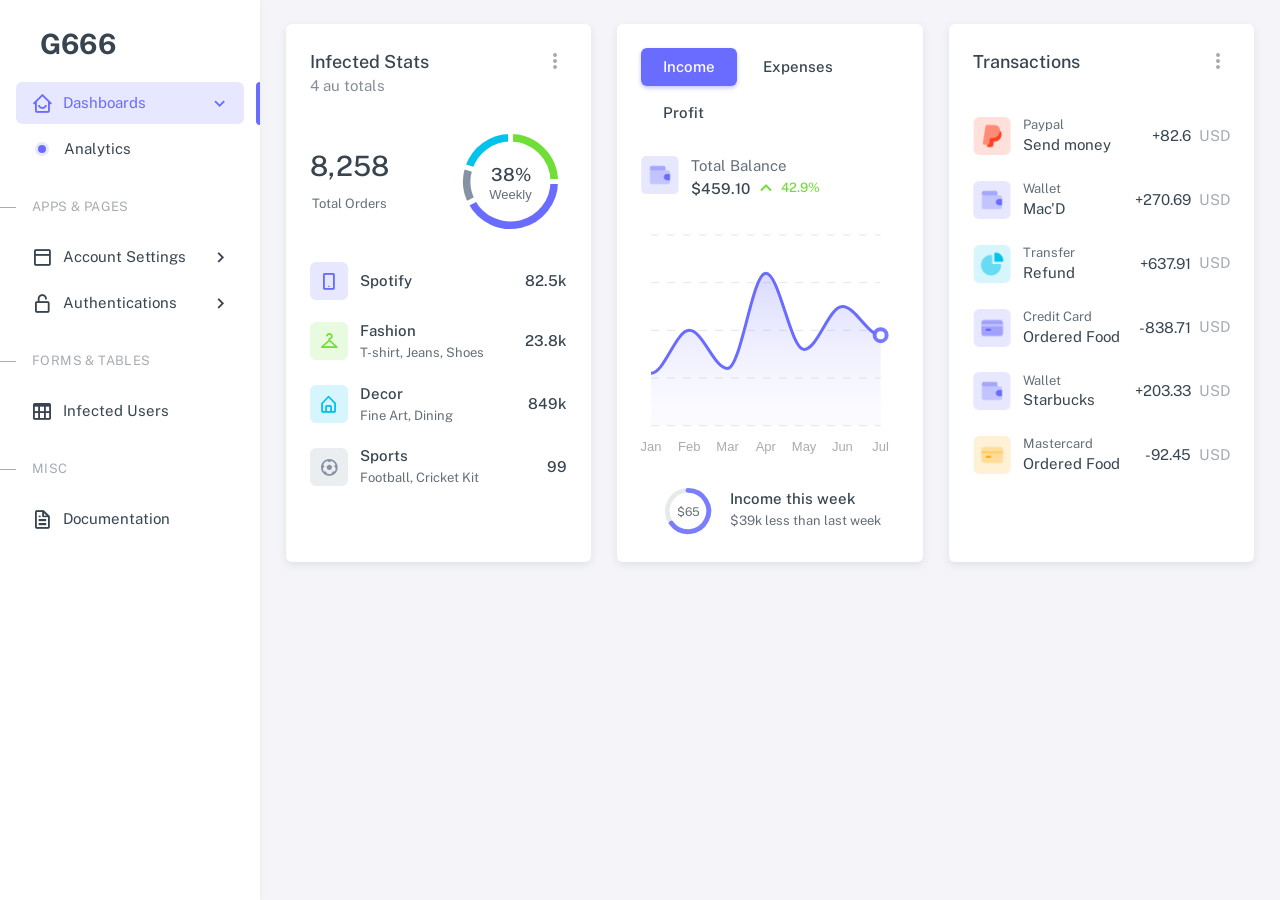
<file: src/template/html/index.html>
<!doctype html>

<html
  lang="en"
  class="light-style layout-menu-fixed layout-compact"
  dir="ltr"
  data-theme="theme-default"
  data-assets-path="../assets/"
  data-template="vertical-menu-template-free"
  data-style="light">
  <head>
    <meta charset="utf-8" />
    <meta
      name="viewport"
      content="width=device-width, initial-scale=1.0, user-scalable=no, minimum-scale=1.0, maximum-scale=1.0" />

    <title>Dashboard G666</title>

    <meta name="description" content="" />

    <!-- Favicon -->
    <link rel="icon" type="image/x-icon" href="../assets/img/favicon/favicon.ico" />

    <!-- Fonts -->
    <link rel="preconnect" href="https://fonts.googleapis.com" />
    <link rel="preconnect" href="https://fonts.gstatic.com" crossorigin />
    <link
      href="https://fonts.googleapis.com/css2?family=Public+Sans:ital,wght@0,300;0,400;0,500;0,600;0,700;1,300;1,400;1,500;1,600;1,700&display=swap"
      rel="stylesheet" />

    <link rel="stylesheet" href="../assets/vendor/fonts/boxicons.css" />

    <!-- Core CSS -->
    <link rel="stylesheet" href="../assets/vendor/css/core.css" class="template-customizer-core-css" />
    <link rel="stylesheet" href="../assets/vendor/css/theme-default.css" class="template-customizer-theme-css" />
    <link rel="stylesheet" href="../assets/css/demo.css" />

    <!-- Vendors CSS -->
    <link rel="stylesheet" href="../assets/vendor/libs/perfect-scrollbar/perfect-scrollbar.css" />
    <link rel="stylesheet" href="../assets/vendor/libs/apex-charts/apex-charts.css" />

    <!-- Page CSS -->

    <!-- Helpers -->
    <script src="../assets/vendor/js/helpers.js"></script>
    <!--! Template customizer & Theme config files MUST be included after core stylesheets and helpers.js in the <head> section -->
    <!--? Config:  Mandatory theme config file contain global vars & default theme options, Set your preferred theme option in this file.  -->
    <script src="../assets/js/config.js"></script>
  </head>

  <body>
    <!-- Layout wrapper -->
    <div class="layout-wrapper layout-content-navbar">
      <div class="layout-container">
        <!-- Menu -->

        <aside id="layout-menu" class="layout-menu menu-vertical menu bg-menu-theme">
          <div class="app-brand demo">
            <a href="index.html" class="app-brand-link">
              <span class="app-brand-logo demo">
                <!--Ici un logo-->
              </span>
              <span class="app-brand-text demo menu-text fw-bold ms-2">G666</span>
            </a>

            <a href="javascript:void(0);" class="layout-menu-toggle menu-link text-large ms-auto d-block d-xl-none">
              <i class="bx bx-chevron-left bx-sm d-flex align-items-center justify-content-center"></i>
            </a>
          </div>

          <div class="menu-inner-shadow"></div>

          <ul class="menu-inner py-1">
            <!-- Dashboards -->
            <li class="menu-item active open">
              <a href="javascript:void(0);" class="menu-link menu-toggle">
                <i class="menu-icon tf-icons bx bx-home-smile"></i>
                <div class="text-truncate" data-i18n="Dashboards">Dashboards</div>
              </a>
              <ul class="menu-sub">
                <li class="menu-item active">
                  <a href="index.html" class="menu-link">
                    <div class="text-truncate" data-i18n="Analytics">Analytics</div>
                  </a>
                </li>
       
              </ul>
            </li>

        

          
            <!-- Apps & Pages -->
            <li class="menu-header small text-uppercase">
              <span class="menu-header-text">Apps &amp; Pages</span>
            </li>
        
          
            <!-- Pages -->
            <li class="menu-item">
              <a href="javascript:void(0);" class="menu-link menu-toggle">
                <i class="menu-icon tf-icons bx bx-dock-top"></i>
                <div class="text-truncate" data-i18n="Account Settings">Account Settings</div>
              </a>
              <ul class="menu-sub">
                <li class="menu-item">
                  <a href="pages-account-settings-account.html" class="menu-link">
                    <div class="text-truncate" data-i18n="Account">Account</div>
                  </a>
                </li>


              </ul>
            </li>
            <li class="menu-item">
              <a href="javascript:void(0);" class="menu-link menu-toggle">
                <i class="menu-icon tf-icons bx bx-lock-open-alt"></i>
                <div class="text-truncate" data-i18n="Authentications">Authentications</div>
              </a>
              <ul class="menu-sub">
                <li class="menu-item">
                  <a href="auth-login-basic.html" class="menu-link" target="_blank">
                    <div class="text-truncate" data-i18n="Basic">Login</div>
                  </a>
                </li>

              </ul>
            </li>


          
            <!-- Forms & Tables -->
            <li class="menu-header small text-uppercase"><span class="menu-header-text">Forms &amp; Tables</span></li>
          
          
            <!-- Tables -->
            <li class="menu-item">
              <a href="infected-users.php" class="menu-link">
                <i class="menu-icon tf-icons bx bx-table"></i>
                <div class="text-truncate" data-i18n="Tables">Infected Users</div>
              </a>
            </li>
            <!-- Data Tables -->
         
            <!-- Misc -->
            <li class="menu-header small text-uppercase"><span class="menu-header-text">Misc</span></li>

            <li class="menu-item">
              <a
                href="https://demos.themeselection.com/sneat-bootstrap-html-admin-template/documentation/"
                target="_blank"
                class="menu-link">
                <i class="menu-icon tf-icons bx bx-file"></i>
                <div class="text-truncate" data-i18n="Documentation">Documentation</div>
              </a>
            </li>
          </ul>
        </aside>
        <!-- / Menu -->

        <!-- Layout container -->
        <div class="layout-page">
          <!-- Navbar -->

          

          <!-- / Navbar -->

          <!-- Content wrapper -->
          <div class="content-wrapper">
            <!-- Content -->

            <div class="container-xxl flex-grow-1 container-p-y">
        
              <div class="row">
                <!-- Order Statistics -->
                <div class="col-md-6 col-lg-4 col-xl-4 order-0 mb-6">
                  <div class="card h-100">
                    <div class="card-header d-flex justify-content-between">
                      <div class="card-title mb-0">
                        <h5 class="mb-1 me-2">Infected Stats</h5>
                        <p class="card-subtitle">4 au totals</p>
                      </div>
                      <div class="dropdown">
                        <button
                          class="btn text-muted p-0"
                          type="button"
                          id="orederStatistics"
                          data-bs-toggle="dropdown"
                          aria-haspopup="true"
                          aria-expanded="false">
                          <i class="bx bx-dots-vertical-rounded bx-lg"></i>
                        </button>
                        <div class="dropdown-menu dropdown-menu-end" aria-labelledby="orederStatistics">
                          <a class="dropdown-item" href="javascript:void(0);">Select All</a>
                          <a class="dropdown-item" href="javascript:void(0);">Refresh</a>
                          <a class="dropdown-item" href="javascript:void(0);">Share</a>
                        </div>
                      </div>
                    </div>
                    <div class="card-body">
                      <div class="d-flex justify-content-between align-items-center mb-6">
                        <div class="d-flex flex-column align-items-center gap-1">
                          <h3 class="mb-1">8,258</h3>
                          <small>Total Orders</small>
                        </div>
                        <div id="orderStatisticsChart"></div>
                      </div>
                      <ul class="p-0 m-0">
                        <li class="d-flex align-items-center mb-5">
                          <div class="avatar flex-shrink-0 me-3">
                            <span class="avatar-initial rounded bg-label-primary"
                              ><i class="bx bx-mobile-alt"></i
                            ></span>
                          </div>
                          <div class="d-flex w-100 flex-wrap align-items-center justify-content-between gap-2">
                            <div class="me-2">
                              <h6 class="mb-0">Spotify</h6>
                            </div>
                            <div class="user-progress">
                              <h6 class="mb-0">82.5k</h6>
                            </div>
                          </div>
                        </li>
                        <li class="d-flex align-items-center mb-5">
                          <div class="avatar flex-shrink-0 me-3">
                            <span class="avatar-initial rounded bg-label-success"><i class="bx bx-closet"></i></span>
                          </div>
                          <div class="d-flex w-100 flex-wrap align-items-center justify-content-between gap-2">
                            <div class="me-2">
                              <h6 class="mb-0">Fashion</h6>
                              <small>T-shirt, Jeans, Shoes</small>
                            </div>
                            <div class="user-progress">
                              <h6 class="mb-0">23.8k</h6>
                            </div>
                          </div>
                        </li>
                        <li class="d-flex align-items-center mb-5">
                          <div class="avatar flex-shrink-0 me-3">
                            <span class="avatar-initial rounded bg-label-info"><i class="bx bx-home-alt"></i></span>
                          </div>
                          <div class="d-flex w-100 flex-wrap align-items-center justify-content-between gap-2">
                            <div class="me-2">
                              <h6 class="mb-0">Decor</h6>
                              <small>Fine Art, Dining</small>
                            </div>
                            <div class="user-progress">
                              <h6 class="mb-0">849k</h6>
                            </div>
                          </div>
                        </li>
                        <li class="d-flex align-items-center">
                          <div class="avatar flex-shrink-0 me-3">
                            <span class="avatar-initial rounded bg-label-secondary"
                              ><i class="bx bx-football"></i
                            ></span>
                          </div>
                          <div class="d-flex w-100 flex-wrap align-items-center justify-content-between gap-2">
                            <div class="me-2">
                              <h6 class="mb-0">Sports</h6>
                              <small>Football, Cricket Kit</small>
                            </div>
                            <div class="user-progress">
                              <h6 class="mb-0">99</h6>
                            </div>
                          </div>
                        </li>
                      </ul>
                    </div>
                  </div>
                </div>
                <!--/ Order Statistics -->

                <!-- Expense Overview -->
                <div class="col-md-6 col-lg-4 order-1 mb-6">
                  <div class="card h-100">
                    <div class="card-header nav-align-top">
                      <ul class="nav nav-pills" role="tablist">
                        <li class="nav-item">
                          <button
                            type="button"
                            class="nav-link active"
                            role="tab"
                            data-bs-toggle="tab"
                            data-bs-target="#navs-tabs-line-card-income"
                            aria-controls="navs-tabs-line-card-income"
                            aria-selected="true">
                            Income
                          </button>
                        </li>
                        <li class="nav-item">
                          <button type="button" class="nav-link" role="tab">Expenses</button>
                        </li>
                        <li class="nav-item">
                          <button type="button" class="nav-link" role="tab">Profit</button>
                        </li>
                      </ul>
                    </div>
                    <div class="card-body">
                      <div class="tab-content p-0">
                        <div class="tab-pane fade show active" id="navs-tabs-line-card-income" role="tabpanel">
                          <div class="d-flex mb-6">
                            <div class="avatar flex-shrink-0 me-3">
                              <img src="../assets/img/icons/unicons/wallet.png" alt="User" />
                            </div>
                            <div>
                              <p class="mb-0">Total Balance</p>
                              <div class="d-flex align-items-center">
                                <h6 class="mb-0 me-1">$459.10</h6>
                                <small class="text-success fw-medium">
                                  <i class="bx bx-chevron-up bx-lg"></i>
                                  42.9%
                                </small>
                              </div>
                            </div>
                          </div>
                          <div id="incomeChart"></div>
                          <div class="d-flex align-items-center justify-content-center mt-6 gap-3">
                            <div class="flex-shrink-0">
                              <div id="expensesOfWeek"></div>
                            </div>
                            <div>
                              <h6 class="mb-0">Income this week</h6>
                              <small>$39k less than last week</small>
                            </div>
                          </div>
                        </div>
                      </div>
                    </div>
                  </div>
                </div>
                <!--/ Expense Overview -->

                <!-- Transactions -->
                <div class="col-md-6 col-lg-4 order-2 mb-6">
                  <div class="card h-100">
                    <div class="card-header d-flex align-items-center justify-content-between">
                      <h5 class="card-title m-0 me-2">Transactions</h5>
                      <div class="dropdown">
                        <button
                          class="btn text-muted p-0"
                          type="button"
                          id="transactionID"
                          data-bs-toggle="dropdown"
                          aria-haspopup="true"
                          aria-expanded="false">
                          <i class="bx bx-dots-vertical-rounded bx-lg"></i>
                        </button>
                        <div class="dropdown-menu dropdown-menu-end" aria-labelledby="transactionID">
                          <a class="dropdown-item" href="javascript:void(0);">Last 28 Days</a>
                          <a class="dropdown-item" href="javascript:void(0);">Last Month</a>
                          <a class="dropdown-item" href="javascript:void(0);">Last Year</a>
                        </div>
                      </div>
                    </div>
                    <div class="card-body pt-4">
                      <ul class="p-0 m-0">
                        <li class="d-flex align-items-center mb-6">
                          <div class="avatar flex-shrink-0 me-3">
                            <img src="../assets/img/icons/unicons/paypal.png" alt="User" class="rounded" />
                          </div>
                          <div class="d-flex w-100 flex-wrap align-items-center justify-content-between gap-2">
                            <div class="me-2">
                              <small class="d-block">Paypal</small>
                              <h6 class="fw-normal mb-0">Send money</h6>
                            </div>
                            <div class="user-progress d-flex align-items-center gap-2">
                              <h6 class="fw-normal mb-0">+82.6</h6>
                              <span class="text-muted">USD</span>
                            </div>
                          </div>
                        </li>
                        <li class="d-flex align-items-center mb-6">
                          <div class="avatar flex-shrink-0 me-3">
                            <img src="../assets/img/icons/unicons/wallet.png" alt="User" class="rounded" />
                          </div>
                          <div class="d-flex w-100 flex-wrap align-items-center justify-content-between gap-2">
                            <div class="me-2">
                              <small class="d-block">Wallet</small>
                              <h6 class="fw-normal mb-0">Mac'D</h6>
                            </div>
                            <div class="user-progress d-flex align-items-center gap-2">
                              <h6 class="fw-normal mb-0">+270.69</h6>
                              <span class="text-muted">USD</span>
                            </div>
                          </div>
                        </li>
                        <li class="d-flex align-items-center mb-6">
                          <div class="avatar flex-shrink-0 me-3">
                            <img src="../assets/img/icons/unicons/chart.png" alt="User" class="rounded" />
                          </div>
                          <div class="d-flex w-100 flex-wrap align-items-center justify-content-between gap-2">
                            <div class="me-2">
                              <small class="d-block">Transfer</small>
                              <h6 class="fw-normal mb-0">Refund</h6>
                            </div>
                            <div class="user-progress d-flex align-items-center gap-2">
                              <h6 class="fw-normal mb-0">+637.91</h6>
                              <span class="text-muted">USD</span>
                            </div>
                          </div>
                        </li>
                        <li class="d-flex align-items-center mb-6">
                          <div class="avatar flex-shrink-0 me-3">
                            <img src="../assets/img/icons/unicons/cc-primary.png" alt="User" class="rounded" />
                          </div>
                          <div class="d-flex w-100 flex-wrap align-items-center justify-content-between gap-2">
                            <div class="me-2">
                              <small class="d-block">Credit Card</small>
                              <h6 class="fw-normal mb-0">Ordered Food</h6>
                            </div>
                            <div class="user-progress d-flex align-items-center gap-2">
                              <h6 class="fw-normal mb-0">-838.71</h6>
                              <span class="text-muted">USD</span>
                            </div>
                          </div>
                        </li>
                        <li class="d-flex align-items-center mb-6">
                          <div class="avatar flex-shrink-0 me-3">
                            <img src="../assets/img/icons/unicons/wallet.png" alt="User" class="rounded" />
                          </div>
                          <div class="d-flex w-100 flex-wrap align-items-center justify-content-between gap-2">
                            <div class="me-2">
                              <small class="d-block">Wallet</small>
                              <h6 class="fw-normal mb-0">Starbucks</h6>
                            </div>
                            <div class="user-progress d-flex align-items-center gap-2">
                              <h6 class="fw-normal mb-0">+203.33</h6>
                              <span class="text-muted">USD</span>
                            </div>
                          </div>
                        </li>
                        <li class="d-flex align-items-center">
                          <div class="avatar flex-shrink-0 me-3">
                            <img src="../assets/img/icons/unicons/cc-warning.png" alt="User" class="rounded" />
                          </div>
                          <div class="d-flex w-100 flex-wrap align-items-center justify-content-between gap-2">
                            <div class="me-2">
                              <small class="d-block">Mastercard</small>
                              <h6 class="fw-normal mb-0">Ordered Food</h6>
                            </div>
                            <div class="user-progress d-flex align-items-center gap-2">
                              <h6 class="fw-normal mb-0">-92.45</h6>
                              <span class="text-muted">USD</span>
                            </div>
                          </div>
                        </li>
                      </ul>
                    </div>
                  </div>
                </div>
                <!--/ Transactions -->
              </div>
            </div>
            <!-- / Content -->

            <div class="content-backdrop fade"></div>
          </div>
          <!-- Content wrapper -->
        </div>
        <!-- / Layout page -->
      </div>

      <!-- Overlay -->
      <div class="layout-overlay layout-menu-toggle"></div>
    </div>
    <!-- / Layout wrapper -->



    <!-- Core JS -->
    <!-- build:js assets/vendor/js/core.js -->

    <script src="../assets/vendor/libs/jquery/jquery.js"></script>
    <script src="../assets/vendor/libs/popper/popper.js"></script>
    <script src="../assets/vendor/js/bootstrap.js"></script>
    <script src="../assets/vendor/libs/perfect-scrollbar/perfect-scrollbar.js"></script>
    <script src="../assets/vendor/js/menu.js"></script>

    <!-- endbuild -->

    <!-- Vendors JS -->
    <script src="../assets/vendor/libs/apex-charts/apexcharts.js"></script>

    <!-- Main JS -->
    <script src="../assets/js/main.js"></script>

    <!-- Page JS -->
    <script src="../assets/js/dashboards-analytics.js"></script>

    <!-- Place this tag before closing body tag for github widget button. -->
    <script async defer src="https://buttons.github.io/buttons.js"></script>
  </body>
</html>
</file>
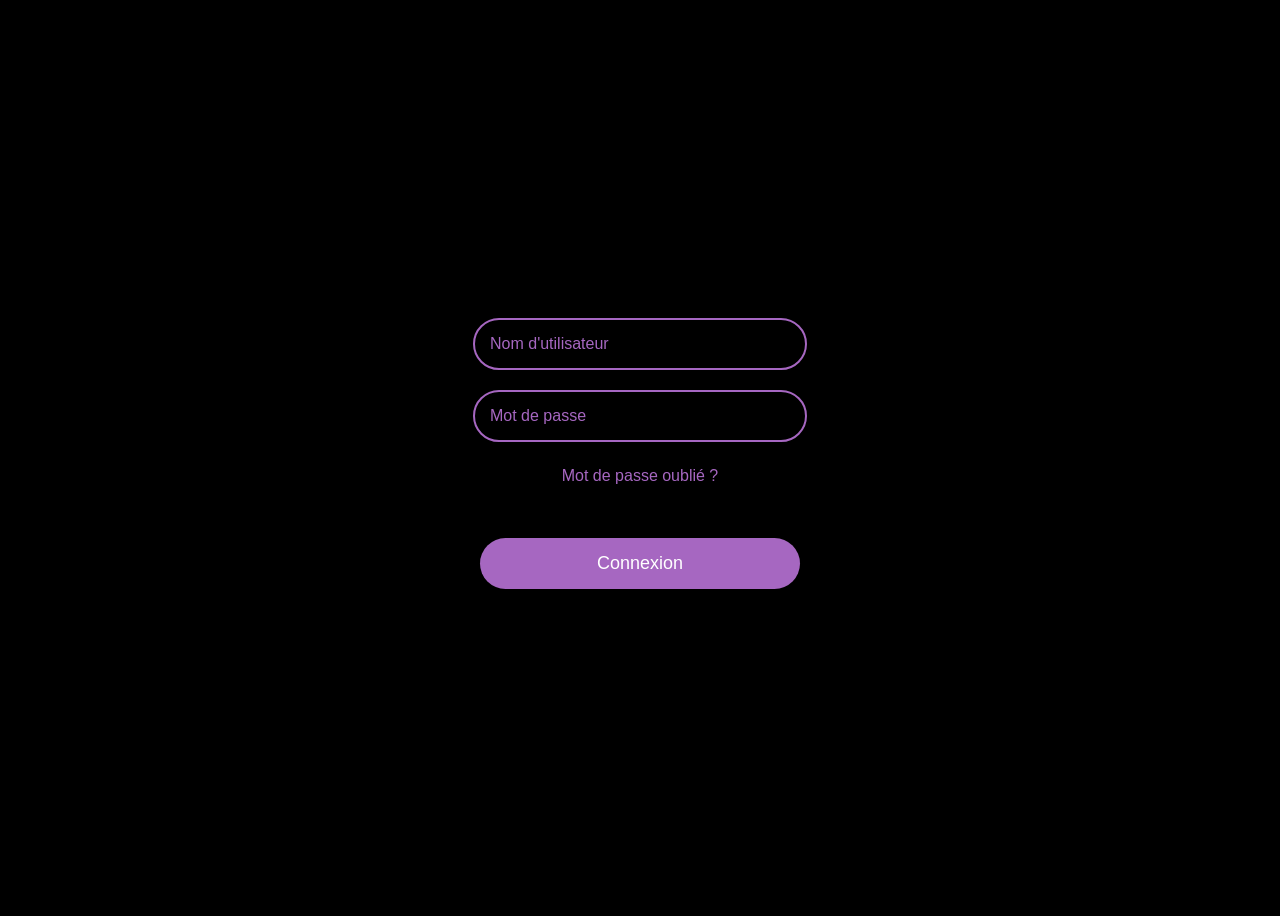
<file: même image que Canva.html>
<!DOCTYPE html>
<html lang="fr">
<head>
    <meta charset="UTF-8">
    <meta name="viewport" content="width=device-width, initial-scale=1.0">
    <title>Formulaire de Connexion</title>
    <style>
        /* Styles de base pour le corps de la page */
        body {
            font-family: Arial, sans-serif;
            background-color: black; /* Fond noir */
            display: flex;
            justify-content: center;
            align-items: center;
            height: 100vh; /* Pleine hauteur de l'écran */
        }

        /* Conteneur du formulaire de connexion */
        .login-container {
            text-align: center;
            background-color: black;
            color: white;
        }

        /* Styles pour les champs de texte et de mot de passe */
        input[type="text"], input[type="password"] {
            width: 300px; /* Largeur des champs */
            padding: 15px; /* Espacement interne */
            margin: 10px 0;
            border: 2px solid #A667C1; /* Bordure violette */
            border-radius: 30px; /* Bordures arrondies */
            background-color: black; /* Fond noir */
            color: white; /* Texte en blanc */
            font-size: 16px;
        }

        /* Styles pour les placeholders (textes indicatifs) */
        input[type="text"]::placeholder, input[type="password"]::placeholder {
            color: #A667C1; /* Placeholder en violet */
        }

        /* Style pour le lien "Mot de passe oublié ?" */
        .forgot-password {
            display: block;
            margin: 15px 0;
            color: #A667C1; /* Couleur violette */
            text-decoration: none; /* Pas de soulignement */
        }

        /* Bouton de connexion */
        .login-button {
            width: 320px; /* Largeur du bouton */
            padding: 15px; /* Espacement interne */
            margin: 20px 0;
            border: none;
            border-radius: 30px; /* Bouton arrondi */
            background-color: #A667C1; /* Fond violet */
            color: white; /* Texte en blanc */
            font-size: 18px;
            cursor: pointer; /* Curseur de la souris en mode "pointer" */
        }
    </style>
</head>
<body>
    <div class="login-container">
        <form>
            <!-- Champ pour entrer le nom d'utilisateur -->
            <input type="text" placeholder="Nom d'utilisateur"><br>
            <!-- Champ pour entrer le mot de passe -->
            <input type="password" placeholder="Mot de passe"><br>
            <!-- Lien pour récupérer le mot de passe -->
            <a href="#" class="forgot-password">Mot de passe oublié ?</a><br>
            <!-- Bouton pour soumettre le formulaire -->
            <button type="submit" class="login-button">Connexion</button>
        </form>
    </div>
</body>
</html>
</file>
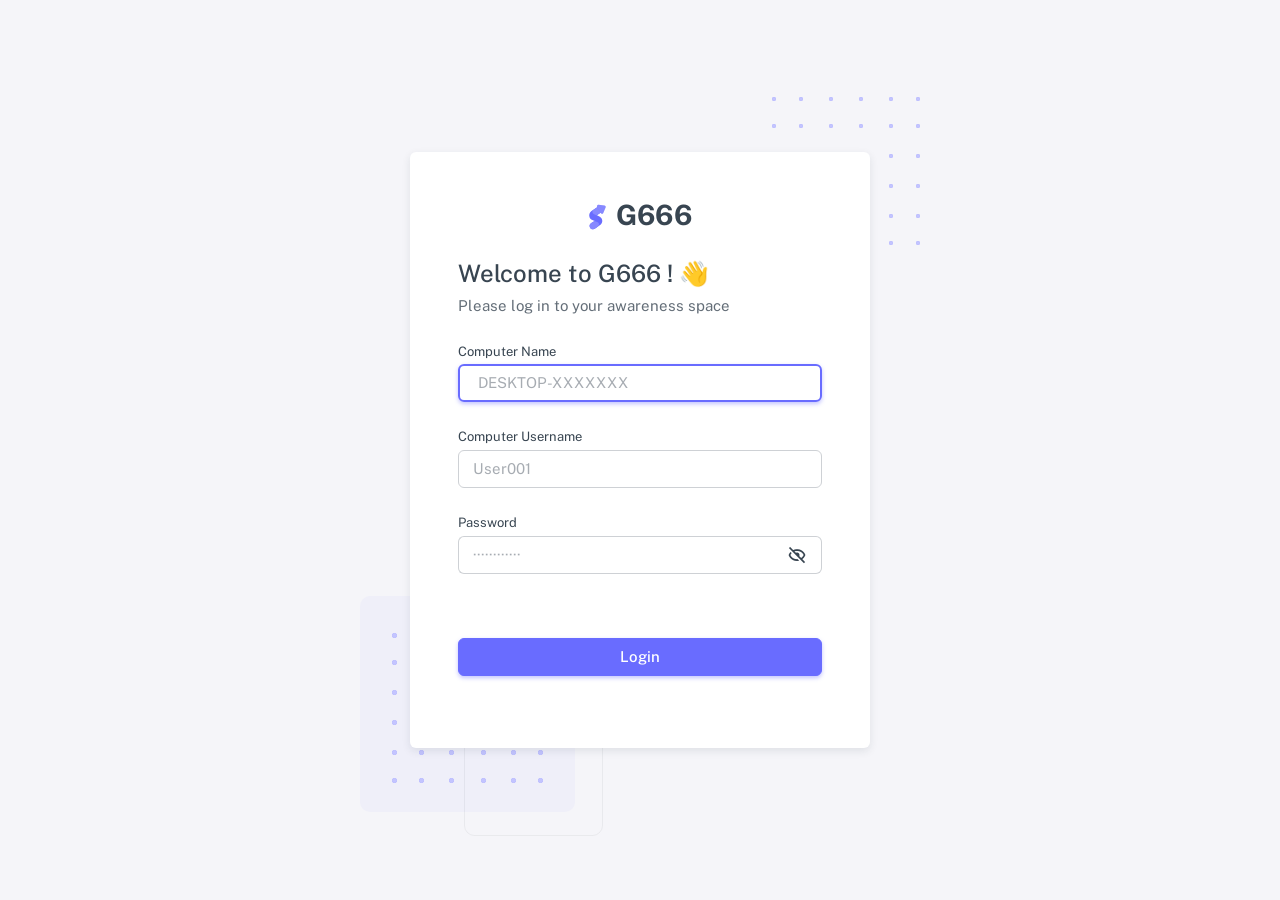
<file: src/template/html/auth-login-basic.html>
<!doctype html>

<html
  lang="en"
  class="light-style layout-wide customizer-hide"
  dir="ltr"
  data-theme="theme-default"
  data-assets-path="../assets/"
  data-template="vertical-menu-template-free"
  data-style="light">
  <head>
    <meta charset="utf-8" />
    <meta
      name="viewport"
      content="width=device-width, initial-scale=1.0, user-scalable=no, minimum-scale=1.0, maximum-scale=1.0" />

    <title>Login | G666</title>

    <meta name="description" content="" />
    <link rel="icon" type="image/x-icon" href="../assets/img/favicon/favicon.ico" />
    <link rel="preconnect" href="https://fonts.googleapis.com" />
    <link rel="preconnect" href="https://fonts.gstatic.com" crossorigin />
    <link
      href="https://fonts.googleapis.com/css2?family=Public+Sans:ital,wght@0,300;0,400;0,500;0,600;0,700;1,300;1,400;1,500;1,600;1,700&display=swap"
      rel="stylesheet" />

    <link rel="stylesheet" href="../assets/vendor/fonts/boxicons.css" />
    <link rel="stylesheet" href="../assets/vendor/css/core.css" class="template-customizer-core-css" />
    <link rel="stylesheet" href="../assets/vendor/css/theme-default.css" class="template-customizer-theme-css" />
    <link rel="stylesheet" href="../assets/css/demo.css" />
    <link rel="stylesheet" href="../assets/vendor/libs/perfect-scrollbar/perfect-scrollbar.css" />
    <link rel="stylesheet" href="../assets/vendor/css/pages/page-auth.css" />

    <script src="../assets/vendor/js/helpers.js"></script>
    <script src="../assets/js/config.js"></script>
  </head>

  <body>

    <div class="container-xxl">
      <div class="authentication-wrapper authentication-basic container-p-y">
        <div class="authentication-inner">
          <div class="card px-sm-6 px-0">
            <div class="card-body">
              <div class="app-brand justify-content-center">
                <a href="index.html" class="app-brand-link gap-2">
                  <span class="app-brand-logo demo">
                    <svg
                      width="25"
                      viewBox="0 0 25 42"
                      version="1.1"
                      xmlns="http://www.w3.org/2000/svg"
                      xmlns:xlink="http://www.w3.org/1999/xlink">
                      <defs>
                        <path
                          d="M13.7918663,0.358365126 L3.39788168,7.44174259 C0.566865006,9.69408886 -0.379795268,12.4788597 0.557900856,15.7960551 C0.68998853,16.2305145 1.09562888,17.7872135 3.12357076,19.2293357 C3.8146334,19.7207684 5.32369333,20.3834223 7.65075054,21.2172976 L7.59773219,21.2525164 L2.63468769,24.5493413 C0.445452254,26.3002124 0.0884951797,28.5083815 1.56381646,31.1738486 C2.83770406,32.8170431 5.20850219,33.2640127 7.09180128,32.5391577 C8.347334,32.0559211 11.4559176,30.0011079 16.4175519,26.3747182 C18.0338572,24.4997857 18.6973423,22.4544883 18.4080071,20.2388261 C17.963753,17.5346866 16.1776345,15.5799961 13.0496516,14.3747546 L10.9194936,13.4715819 L18.6192054,7.984237 L13.7918663,0.358365126 Z"
                          id="path-1"></path>
                        <path
                          d="M5.47320593,6.00457225 C4.05321814,8.216144 4.36334763,10.0722806 6.40359441,11.5729822 C8.61520715,12.571656 10.0999176,13.2171421 10.8577257,13.5094407 L15.5088241,14.433041 L18.6192054,7.984237 C15.5364148,3.11535317 13.9273018,0.573395879 13.7918663,0.358365126 C13.5790555,0.511491653 10.8061687,2.3935607 5.47320593,6.00457225 Z"
                          id="path-3"></path>
                        <path
                          d="M7.50063644,21.2294429 L12.3234468,23.3159332 C14.1688022,24.7579751 14.397098,26.4880487 13.008334,28.506154 C11.6195701,30.5242593 10.3099883,31.790241 9.07958868,32.3040991 C5.78142938,33.4346997 4.13234973,34 4.13234973,34 C4.13234973,34 2.75489982,33.0538207 2.37032616e-14,31.1614621 C-0.55822714,27.8186216 -0.55822714,26.0572515 -4.05231404e-15,25.8773518 C0.83734071,25.6075023 2.77988457,22.8248993 3.3049379,22.52991 C3.65497346,22.3332504 5.05353963,21.8997614 7.50063644,21.2294429 Z"
                          id="path-4"></path>
                        <path
                          d="M20.6,7.13333333 L25.6,13.8 C26.2627417,14.6836556 26.0836556,15.9372583 25.2,16.6 C24.8538077,16.8596443 24.4327404,17 24,17 L14,17 C12.8954305,17 12,16.1045695 12,15 C12,14.5672596 12.1403557,14.1461923 12.4,13.8 L17.4,7.13333333 C18.0627417,6.24967773 19.3163444,6.07059163 20.2,6.73333333 C20.3516113,6.84704183 20.4862915,6.981722 20.6,7.13333333 Z"
                          id="path-5"></path>
                      </defs>
                      <g id="g-app-brand" stroke="none" stroke-width="1" fill="none" fill-rule="evenodd">
                        <g id="Brand-Logo" transform="translate(-27.000000, -15.000000)">
                          <g id="Icon" transform="translate(27.000000, 15.000000)">
                            <g id="Mask" transform="translate(0.000000, 8.000000)">
                              <mask id="mask-2" fill="white">
                                <use xlink:href="#path-1"></use>
                              </mask>
                              <use fill="#696cff" xlink:href="#path-1"></use>
                              <g id="Path-3" mask="url(#mask-2)">
                                <use fill="#696cff" xlink:href="#path-3"></use>
                                <use fill-opacity="0.2" fill="#FFFFFF" xlink:href="#path-3"></use>
                              </g>
                              <g id="Path-4" mask="url(#mask-2)">
                                <use fill="#696cff" xlink:href="#path-4"></use>
                                <use fill-opacity="0.2" fill="#FFFFFF" xlink:href="#path-4"></use>
                              </g>
                            </g>
                            <g
                              id="Triangle"
                              transform="translate(19.000000, 11.000000) rotate(-300.000000) translate(-19.000000, -11.000000) ">
                              <use fill="#696cff" xlink:href="#path-5"></use>
                              <use fill-opacity="0.2" fill="#FFFFFF" xlink:href="#path-5"></use>
                            </g>
                          </g>
                        </g>
                      </g>
                    </svg>
                  </span>
                  <span class="app-brand-text demo text-heading fw-bold">G666</span>
                </a>
              </div>

              <h4 class="mb-1">Welcome to G666 ! 👋</h4>
              <p class="mb-6">Please log in to your awareness space</p>

              <form id="formAuthentication" class="mb-6" action="login.php" method="post">
                <div class="mb-6">
                  <label for="email" class="form-label">Computer Name</label>
                  <input
                    type="text"
                    class="form-control"
                    id="computer-name"
                    name="email-username"
                    placeholder="DESKTOP-XXXXXXX"
                    autofocus />
                </div>
                <div class="mb-6">
                  <label for="username" class="form-label">Computer Username</label>
                  <input
                    type="text"
                    class="form-control"
                    id="username"
                    name="username"
                    placeholder="User001"
                    autofocus />
                </div>
                <div class="mb-6 form-password-toggle">
                  <label class="form-label" for="password">Password</label>
                  <div class="input-group input-group-merge">
                    <input
                      type="password"
                      id="password"
                      class="form-control"
                      name="password"
                      placeholder="&#xb7;&#xb7;&#xb7;&#xb7;&#xb7;&#xb7;&#xb7;&#xb7;&#xb7;&#xb7;&#xb7;&#xb7;"
                      aria-describedby="password" />
                    <span class="input-group-text cursor-pointer"><i class="bx bx-hide"></i></span>
                  </div>
                </div>
                <div class="mb-8">
                  <div class="d-flex justify-content-between mt-8">
  
                  </div>
                </div>
                <div class="mb-6">
                  <button class="btn btn-primary d-grid w-100" type="submit">Login</button>
                </div>
              </form>

      
            </div>
          </div>
 
        </div>
      </div>
    </div>

    <!-- / Content -->



    <!-- Core JS -->
    <!-- build:js assets/vendor/js/core.js -->

    <script src="../assets/vendor/libs/jquery/jquery.js"></script>
    <script src="../assets/vendor/libs/popper/popper.js"></script>
    <script src="../assets/vendor/js/bootstrap.js"></script>
    <script src="../assets/vendor/libs/perfect-scrollbar/perfect-scrollbar.js"></script>
    <script src="../assets/vendor/js/menu.js"></script>

    <!-- endbuild -->

    <!-- Vendors JS -->

    <!-- Main JS -->
    <script src="../assets/js/main.js"></script>

    <!-- Page JS -->

    <!-- Place this tag before closing body tag for github widget button. -->
    <script async defer src="https://buttons.github.io/buttons.js"></script>
  </body>
</html>
</file>
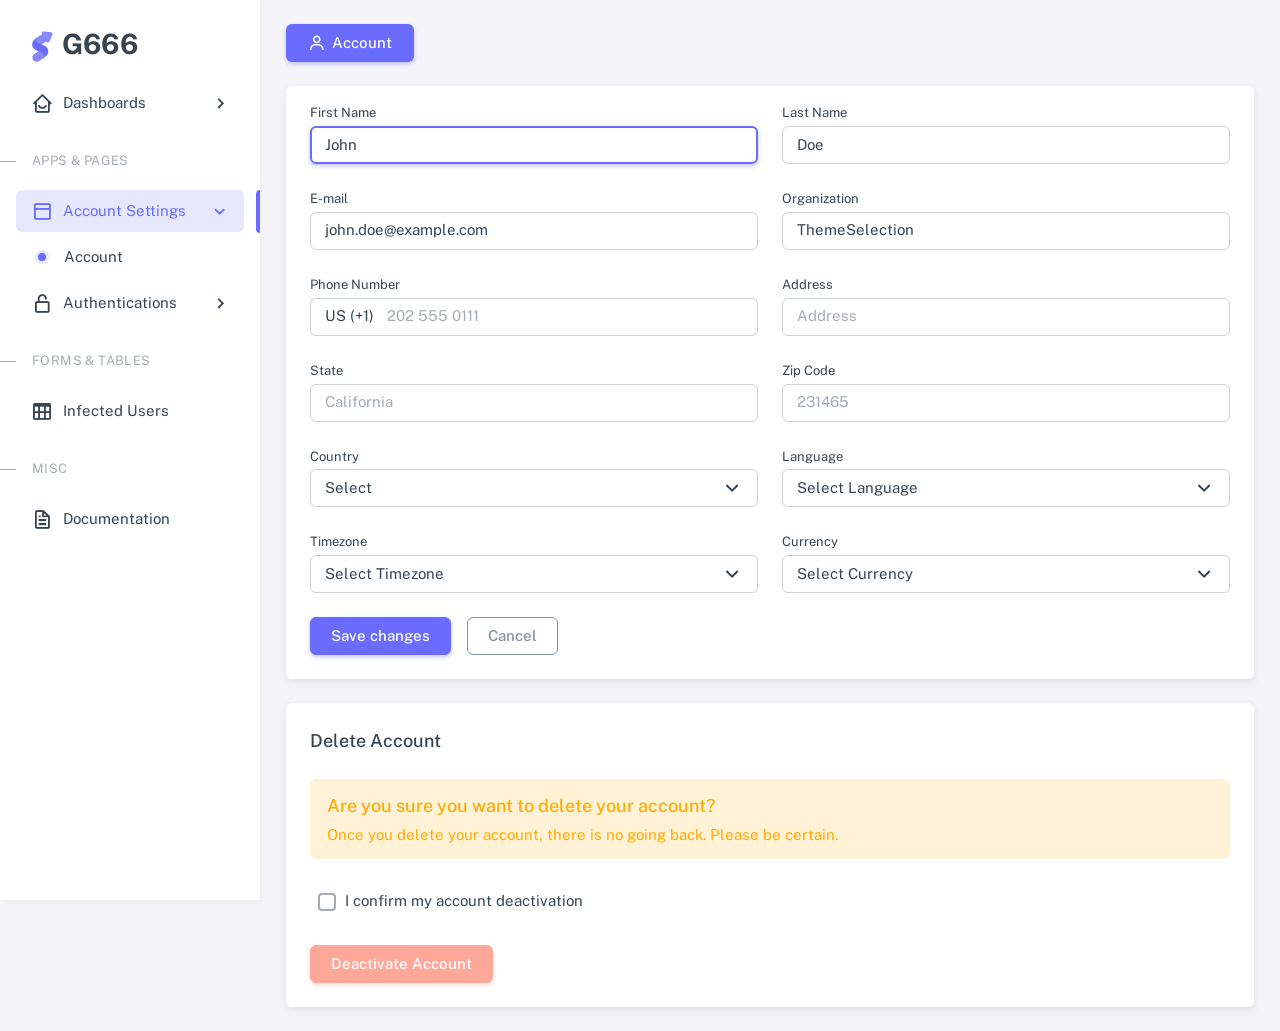
<file: src/template/html/pages-account-settings-account.html>
<!doctype html>

<html
  lang="en"
  class="light-style layout-menu-fixed layout-compact"
  dir="ltr"
  data-theme="theme-default"
  data-assets-path="../assets/"
  data-template="vertical-menu-template-free"
  data-style="light">
  <head>
    <meta charset="utf-8" />
    <meta
      name="viewport"
      content="width=device-width, initial-scale=1.0, user-scalable=no, minimum-scale=1.0, maximum-scale=1.0" />

    <title>Account settings | G666</title>

    <meta name="description" content="" />

    <!-- Favicon -->
    <link rel="icon" type="image/x-icon" href="../assets/img/favicon/favicon.ico" />

    <!-- Fonts -->
    <link rel="preconnect" href="https://fonts.googleapis.com" />
    <link rel="preconnect" href="https://fonts.gstatic.com" crossorigin />
    <link
      href="https://fonts.googleapis.com/css2?family=Public+Sans:ital,wght@0,300;0,400;0,500;0,600;0,700;1,300;1,400;1,500;1,600;1,700&display=swap"
      rel="stylesheet" />

    <link rel="stylesheet" href="../assets/vendor/fonts/boxicons.css" />

    <!-- Core CSS -->
    <link rel="stylesheet" href="../assets/vendor/css/core.css" class="template-customizer-core-css" />
    <link rel="stylesheet" href="../assets/vendor/css/theme-default.css" class="template-customizer-theme-css" />
    <link rel="stylesheet" href="../assets/css/demo.css" />

    <!-- Vendors CSS -->
    <link rel="stylesheet" href="../assets/vendor/libs/perfect-scrollbar/perfect-scrollbar.css" />

    <!-- Page CSS -->

    <!-- Helpers -->
    <script src="../assets/vendor/js/helpers.js"></script>
    <!--! Template customizer & Theme config files MUST be included after core stylesheets and helpers.js in the <head> section -->
    <!--? Config:  Mandatory theme config file contain global vars & default theme options, Set your preferred theme option in this file.  -->
    <script src="../assets/js/config.js"></script>
  </head>

  <body>
    <!-- Layout wrapper -->
    <div class="layout-wrapper layout-content-navbar">
      <div class="layout-container">
        <!-- Menu -->

        <aside id="layout-menu" class="layout-menu menu-vertical menu bg-menu-theme">
          <div class="app-brand demo">
            <a href="index.html" class="app-brand-link">
              <span class="app-brand-logo demo">
                <svg
                  width="25"
                  viewBox="0 0 25 42"
                  version="1.1"
                  xmlns="http://www.w3.org/2000/svg"
                  xmlns:xlink="http://www.w3.org/1999/xlink">
                  <defs>
                    <path
                      d="M13.7918663,0.358365126 L3.39788168,7.44174259 C0.566865006,9.69408886 -0.379795268,12.4788597 0.557900856,15.7960551 C0.68998853,16.2305145 1.09562888,17.7872135 3.12357076,19.2293357 C3.8146334,19.7207684 5.32369333,20.3834223 7.65075054,21.2172976 L7.59773219,21.2525164 L2.63468769,24.5493413 C0.445452254,26.3002124 0.0884951797,28.5083815 1.56381646,31.1738486 C2.83770406,32.8170431 5.20850219,33.2640127 7.09180128,32.5391577 C8.347334,32.0559211 11.4559176,30.0011079 16.4175519,26.3747182 C18.0338572,24.4997857 18.6973423,22.4544883 18.4080071,20.2388261 C17.963753,17.5346866 16.1776345,15.5799961 13.0496516,14.3747546 L10.9194936,13.4715819 L18.6192054,7.984237 L13.7918663,0.358365126 Z"
                      id="path-1"></path>
                    <path
                      d="M5.47320593,6.00457225 C4.05321814,8.216144 4.36334763,10.0722806 6.40359441,11.5729822 C8.61520715,12.571656 10.0999176,13.2171421 10.8577257,13.5094407 L15.5088241,14.433041 L18.6192054,7.984237 C15.5364148,3.11535317 13.9273018,0.573395879 13.7918663,0.358365126 C13.5790555,0.511491653 10.8061687,2.3935607 5.47320593,6.00457225 Z"
                      id="path-3"></path>
                    <path
                      d="M7.50063644,21.2294429 L12.3234468,23.3159332 C14.1688022,24.7579751 14.397098,26.4880487 13.008334,28.506154 C11.6195701,30.5242593 10.3099883,31.790241 9.07958868,32.3040991 C5.78142938,33.4346997 4.13234973,34 4.13234973,34 C4.13234973,34 2.75489982,33.0538207 2.37032616e-14,31.1614621 C-0.55822714,27.8186216 -0.55822714,26.0572515 -4.05231404e-15,25.8773518 C0.83734071,25.6075023 2.77988457,22.8248993 3.3049379,22.52991 C3.65497346,22.3332504 5.05353963,21.8997614 7.50063644,21.2294429 Z"
                      id="path-4"></path>
                    <path
                      d="M20.6,7.13333333 L25.6,13.8 C26.2627417,14.6836556 26.0836556,15.9372583 25.2,16.6 C24.8538077,16.8596443 24.4327404,17 24,17 L14,17 C12.8954305,17 12,16.1045695 12,15 C12,14.5672596 12.1403557,14.1461923 12.4,13.8 L17.4,7.13333333 C18.0627417,6.24967773 19.3163444,6.07059163 20.2,6.73333333 C20.3516113,6.84704183 20.4862915,6.981722 20.6,7.13333333 Z"
                      id="path-5"></path>
                  </defs>
                  <g id="g-app-brand" stroke="none" stroke-width="1" fill="none" fill-rule="evenodd">
                    <g id="Brand-Logo" transform="translate(-27.000000, -15.000000)">
                      <g id="Icon" transform="translate(27.000000, 15.000000)">
                        <g id="Mask" transform="translate(0.000000, 8.000000)">
                          <mask id="mask-2" fill="white">
                            <use xlink:href="#path-1"></use>
                          </mask>
                          <use fill="#696cff" xlink:href="#path-1"></use>
                          <g id="Path-3" mask="url(#mask-2)">
                            <use fill="#696cff" xlink:href="#path-3"></use>
                            <use fill-opacity="0.2" fill="#FFFFFF" xlink:href="#path-3"></use>
                          </g>
                          <g id="Path-4" mask="url(#mask-2)">
                            <use fill="#696cff" xlink:href="#path-4"></use>
                            <use fill-opacity="0.2" fill="#FFFFFF" xlink:href="#path-4"></use>
                          </g>
                        </g>
                        <g
                          id="Triangle"
                          transform="translate(19.000000, 11.000000) rotate(-300.000000) translate(-19.000000, -11.000000) ">
                          <use fill="#696cff" xlink:href="#path-5"></use>
                          <use fill-opacity="0.2" fill="#FFFFFF" xlink:href="#path-5"></use>
                        </g>
                      </g>
                    </g>
                  </g>
                </svg>
              </span>
              <span class="app-brand-text demo menu-text fw-bold ms-2">G666</span>
            </a>

            <a href="javascript:void(0);" class="layout-menu-toggle menu-link text-large ms-auto d-block d-xl-none">
              <i class="bx bx-chevron-left bx-sm d-flex align-items-center justify-content-center"></i>
            </a>
          </div>

          <div class="menu-inner-shadow"></div>

          <ul class="menu-inner py-1">
            <!-- Dashboards -->
            <li class="menu-item">
              <a href="javascript:void(0);" class="menu-link menu-toggle">
                <i class="menu-icon tf-icons bx bx-home-smile"></i>
                <div class="text-truncate" data-i18n="Dashboards">Dashboards</div>
              </a>
              <ul class="menu-sub">
                <li class="menu-item">
                  <a href="index.html" class="menu-link">
                    <div class="text-truncate" data-i18n="Analytics">Analytics</div>
                  </a>
                </li>
              </ul>
            </li>

            <!-- Apps & Pages -->
            <li class="menu-header small text-uppercase">
              <span class="menu-header-text">Apps &amp; Pages</span>
            </li>
          
            <!-- Pages -->
            <li class="menu-item active open">
              <a href="javascript:void(0);" class="menu-link menu-toggle">
                <i class="menu-icon tf-icons bx bx-dock-top"></i>
                <div class="text-truncate" data-i18n="Account Settings">Account Settings</div>
              </a>
              <ul class="menu-sub">
                <li class="menu-item active">
                  <a href="pages-account-settings-account.html" class="menu-link">
                    <div class="text-truncate" data-i18n="Account">Account</div>
                  </a>
                </li>
          
              </ul>
            </li>
            <li class="menu-item">
              <a href="javascript:void(0);" class="menu-link menu-toggle">
                <i class="menu-icon tf-icons bx bx-lock-open-alt"></i>
                <div class="text-truncate" data-i18n="Authentications">Authentications</div>
              </a>
              <ul class="menu-sub">
                <li class="menu-item">
                  <a href="auth-login-basic.html" class="menu-link" target="_blank">
                    <div class="text-truncate" data-i18n="Basic">Login</div>
                  </a>
                </li>

              </ul>
            </li>
            <!-- Forms & Tables -->
            <li class="menu-header small text-uppercase"><span class="menu-header-text">Forms &amp; Tables</span></li>
           
            <!-- Tables -->
            <li class="menu-item">
              <a href="infected-users.php" class="menu-link">
                <i class="menu-icon tf-icons bx bx-table"></i>
                <div class="text-truncate" data-i18n="Tables">Infected Users</div>
              </a>
            </li>
         
            <!-- Misc -->
            <li class="menu-header small text-uppercase"><span class="menu-header-text">Misc</span></li>
            
            <li class="menu-item">
              <a
                href="https://demos.themeselection.com/sneat-bootstrap-html-admin-template/documentation/"
                target="_blank"
                class="menu-link">
                <i class="menu-icon tf-icons bx bx-file"></i>
                <div class="text-truncate" data-i18n="Documentation">Documentation</div>
              </a>
            </li>
          </ul>
        </aside>
        <!-- / Menu -->

        <!-- Layout container -->
        <div class="layout-page">
          <!-- Navbar -->



          <!-- / Navbar -->

          <!-- Content wrapper -->
          <div class="content-wrapper">
            <!-- Content -->

            <div class="container-xxl flex-grow-1 container-p-y">
              <div class="row">
                <div class="col-md-12">
                  <div class="nav-align-top">
                    <ul class="nav nav-pills flex-column flex-md-row mb-6">
                      <li class="nav-item">
                        <a class="nav-link active" href="javascript:void(0);"
                          ><i class="bx bx-sm bx-user me-1_5"></i> Account</a
                        >
                      </li>
                      <li class="nav-item">
                      
                    </ul>
                  </div>
                  <div class="card mb-6">
                    <!-- Account -->
 
                    <div class="card-body pt-4">
                      <form id="formAccountSettings" method="POST" onsubmit="return false">
                        <div class="row g-6">
                          <div class="col-md-6">
                            <label for="firstName" class="form-label">First Name</label>
                            <input
                              class="form-control"
                              type="text"
                              id="firstName"
                              name="firstName"
                              value="John"
                              autofocus />
                          </div>
                          <div class="col-md-6">
                            <label for="lastName" class="form-label">Last Name</label>
                            <input class="form-control" type="text" name="lastName" id="lastName" value="Doe" />
                          </div>
                          <div class="col-md-6">
                            <label for="email" class="form-label">E-mail</label>
                            <input
                              class="form-control"
                              type="text"
                              id="email"
                              name="email"
                              value="john.doe@example.com"
                              placeholder="john.doe@example.com" />
                          </div>
                          <div class="col-md-6">
                            <label for="organization" class="form-label">Organization</label>
                            <input
                              type="text"
                              class="form-control"
                              id="organization"
                              name="organization"
                              value="ThemeSelection" />
                          </div>
                          <div class="col-md-6">
                            <label class="form-label" for="phoneNumber">Phone Number</label>
                            <div class="input-group input-group-merge">
                              <span class="input-group-text">US (+1)</span>
                              <input
                                type="text"
                                id="phoneNumber"
                                name="phoneNumber"
                                class="form-control"
                                placeholder="202 555 0111" />
                            </div>
                          </div>
                          <div class="col-md-6">
                            <label for="address" class="form-label">Address</label>
                            <input type="text" class="form-control" id="address" name="address" placeholder="Address" />
                          </div>
                          <div class="col-md-6">
                            <label for="state" class="form-label">State</label>
                            <input class="form-control" type="text" id="state" name="state" placeholder="California" />
                          </div>
                          <div class="col-md-6">
                            <label for="zipCode" class="form-label">Zip Code</label>
                            <input
                              type="text"
                              class="form-control"
                              id="zipCode"
                              name="zipCode"
                              placeholder="231465"
                              maxlength="6" />
                          </div>
                          <div class="col-md-6">
                            <label class="form-label" for="country">Country</label>
                            <select id="country" class="select2 form-select">
                              <option value="">Select</option>
                              <option value="Australia">Australia</option>
                              <option value="Bangladesh">Bangladesh</option>
                              <option value="Belarus">Belarus</option>
                              <option value="Brazil">Brazil</option>
                              <option value="Canada">Canada</option>
                              <option value="China">China</option>
                              <option value="France">France</option>
                              <option value="Germany">Germany</option>
                              <option value="India">India</option>
                              <option value="Indonesia">Indonesia</option>
                              <option value="Israel">Israel</option>
                              <option value="Italy">Italy</option>
                              <option value="Japan">Japan</option>
                              <option value="Korea">Korea, Republic of</option>
                              <option value="Mexico">Mexico</option>
                              <option value="Philippines">Philippines</option>
                              <option value="Russia">Russian Federation</option>
                              <option value="South Africa">South Africa</option>
                              <option value="Thailand">Thailand</option>
                              <option value="Turkey">Turkey</option>
                              <option value="Ukraine">Ukraine</option>
                              <option value="United Arab Emirates">United Arab Emirates</option>
                              <option value="United Kingdom">United Kingdom</option>
                              <option value="United States">United States</option>
                            </select>
                          </div>
                          <div class="col-md-6">
                            <label for="language" class="form-label">Language</label>
                            <select id="language" class="select2 form-select">
                              <option value="">Select Language</option>
                              <option value="en">English</option>
                              <option value="fr">French</option>
                              <option value="de">German</option>
                              <option value="pt">Portuguese</option>
                            </select>
                          </div>
                          <div class="col-md-6">
                            <label for="timeZones" class="form-label">Timezone</label>
                            <select id="timeZones" class="select2 form-select">
                              <option value="">Select Timezone</option>
                              <option value="-12">(GMT-12:00) International Date Line West</option>
                              <option value="-11">(GMT-11:00) Midway Island, Samoa</option>
                              <option value="-10">(GMT-10:00) Hawaii</option>
                              <option value="-9">(GMT-09:00) Alaska</option>
                              <option value="-8">(GMT-08:00) Pacific Time (US & Canada)</option>
                              <option value="-8">(GMT-08:00) Tijuana, Baja California</option>
                              <option value="-7">(GMT-07:00) Arizona</option>
                              <option value="-7">(GMT-07:00) Chihuahua, La Paz, Mazatlan</option>
                              <option value="-7">(GMT-07:00) Mountain Time (US & Canada)</option>
                              <option value="-6">(GMT-06:00) Central America</option>
                              <option value="-6">(GMT-06:00) Central Time (US & Canada)</option>
                              <option value="-6">(GMT-06:00) Guadalajara, Mexico City, Monterrey</option>
                              <option value="-6">(GMT-06:00) Saskatchewan</option>
                              <option value="-5">(GMT-05:00) Bogota, Lima, Quito, Rio Branco</option>
                              <option value="-5">(GMT-05:00) Eastern Time (US & Canada)</option>
                              <option value="-5">(GMT-05:00) Indiana (East)</option>
                              <option value="-4">(GMT-04:00) Atlantic Time (Canada)</option>
                              <option value="-4">(GMT-04:00) Caracas, La Paz</option>
                            </select>
                          </div>
                          <div class="col-md-6">
                            <label for="currency" class="form-label">Currency</label>
                            <select id="currency" class="select2 form-select">
                              <option value="">Select Currency</option>
                              <option value="usd">USD</option>
                              <option value="euro">Euro</option>
                              <option value="pound">Pound</option>
                              <option value="bitcoin">Bitcoin</option>
                            </select>
                          </div>
                        </div>
                        <div class="mt-6">
                          <button type="submit" class="btn btn-primary me-3">Save changes</button>
                          <button type="reset" class="btn btn-outline-secondary">Cancel</button>
                        </div>
                      </form>
                    </div>
                    <!-- /Account -->
                  </div>
                  <div class="card">
                    <h5 class="card-header">Delete Account</h5>
                    <div class="card-body">
                      <div class="mb-6 col-12 mb-0">
                        <div class="alert alert-warning">
                          <h5 class="alert-heading mb-1">Are you sure you want to delete your account?</h5>
                          <p class="mb-0">Once you delete your account, there is no going back. Please be certain.</p>
                        </div>
                      </div>
                      <form id="formAccountDeactivation" onsubmit="return false">
                        <div class="form-check my-8 ms-2">
                          <input
                            class="form-check-input"
                            type="checkbox"
                            name="accountActivation"
                            id="accountActivation" />
                          <label class="form-check-label" for="accountActivation"
                            >I confirm my account deactivation</label
                          >
                        </div>
                        <button type="submit" class="btn btn-danger deactivate-account" disabled>
                          Deactivate Account
                        </button>
                      </form>
                    </div>
                  </div>
                </div>
              </div>
            </div>
            <!-- / Content -->

            <!-- Footer -->

            <!-- / Footer -->

            <div class="content-backdrop fade"></div>
          </div>
          <!-- Content wrapper -->
        </div>
        <!-- / Layout page -->
      </div>

      <!-- Overlay -->
      <div class="layout-overlay layout-menu-toggle"></div>
    </div>
    <!-- / Layout wrapper -->


    <!-- Core JS -->
    <!-- build:js assets/vendor/js/core.js -->

    <script src="../assets/vendor/libs/jquery/jquery.js"></script>
    <script src="../assets/vendor/libs/popper/popper.js"></script>
    <script src="../assets/vendor/js/bootstrap.js"></script>
    <script src="../assets/vendor/libs/perfect-scrollbar/perfect-scrollbar.js"></script>
    <script src="../assets/vendor/js/menu.js"></script>

    <!-- endbuild -->

    <!-- Vendors JS -->

    <!-- Main JS -->
    <script src="../assets/js/main.js"></script>

    <!-- Page JS -->
    <script src="../assets/js/pages-account-settings-account.js"></script>

    <!-- Place this tag before closing body tag for github widget button. -->
    <script async defer src="https://buttons.github.io/buttons.js"></script>
  </body>
</html>
</file>
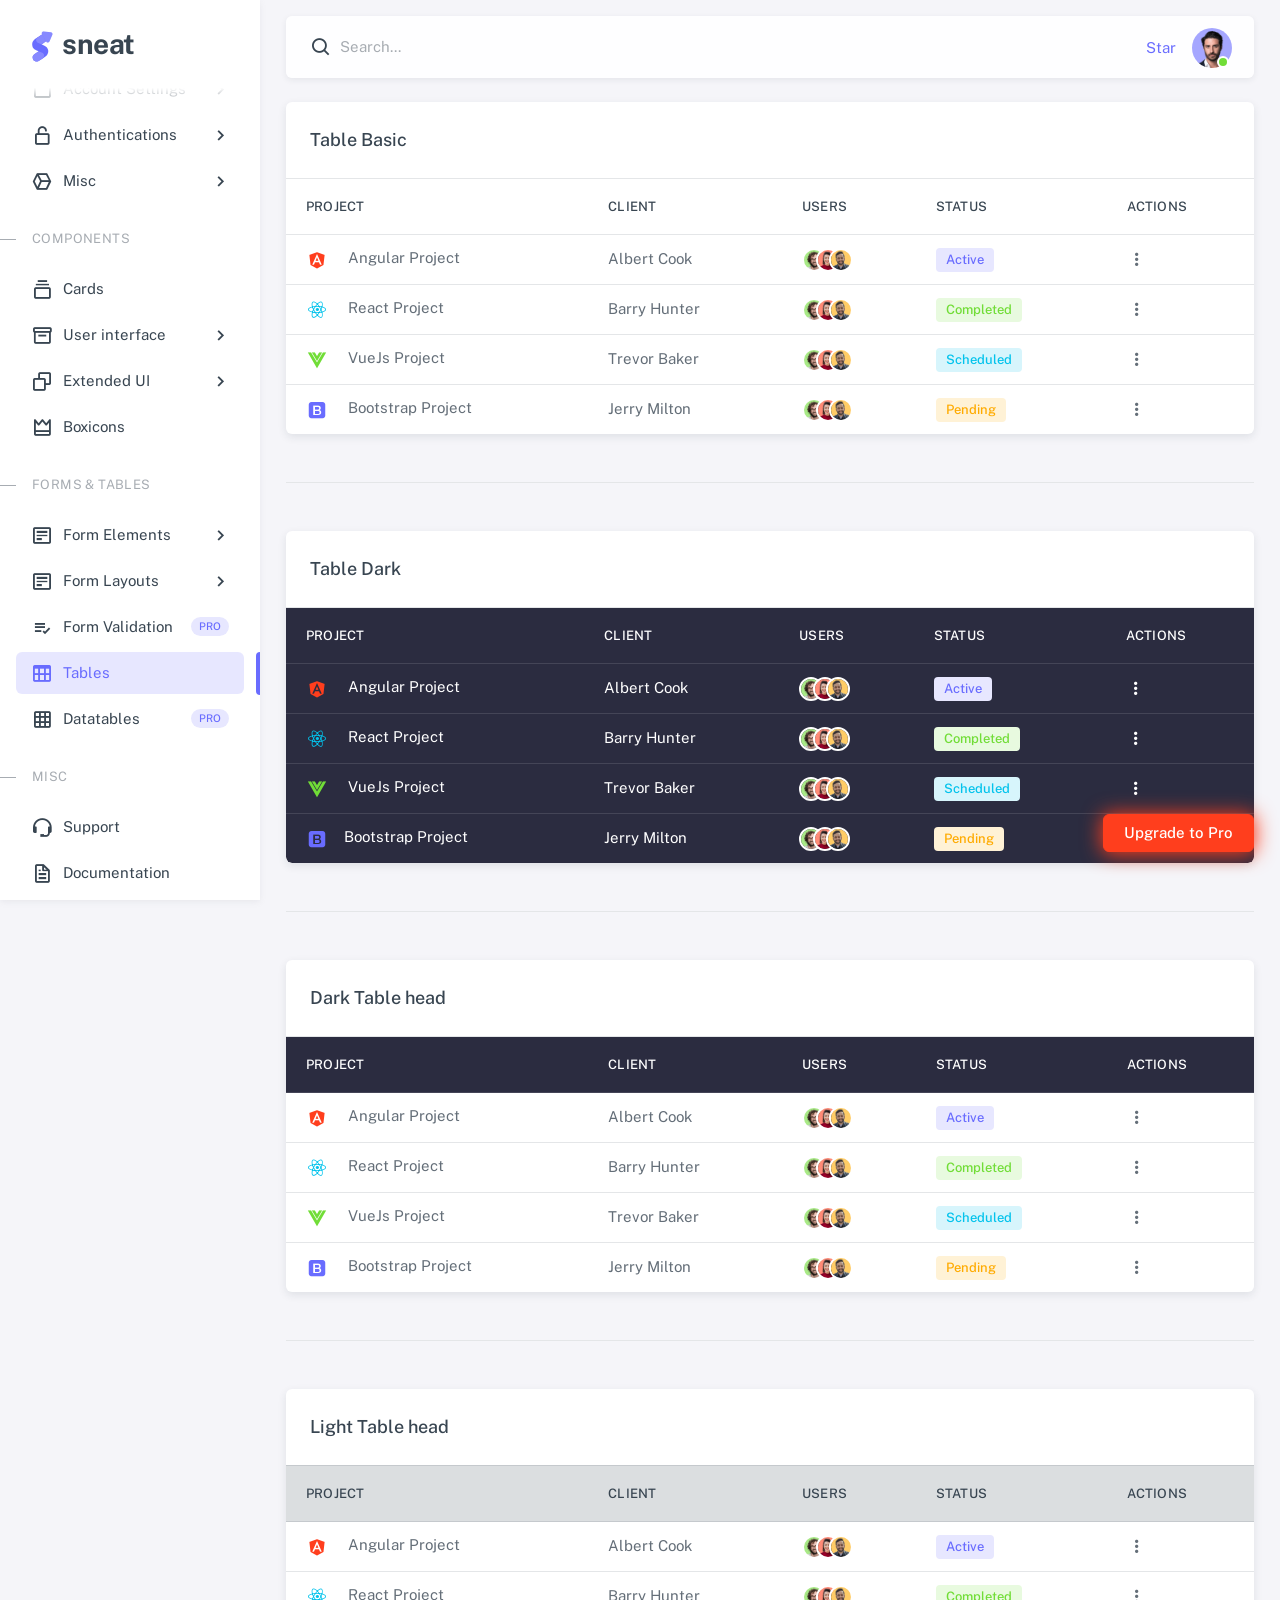
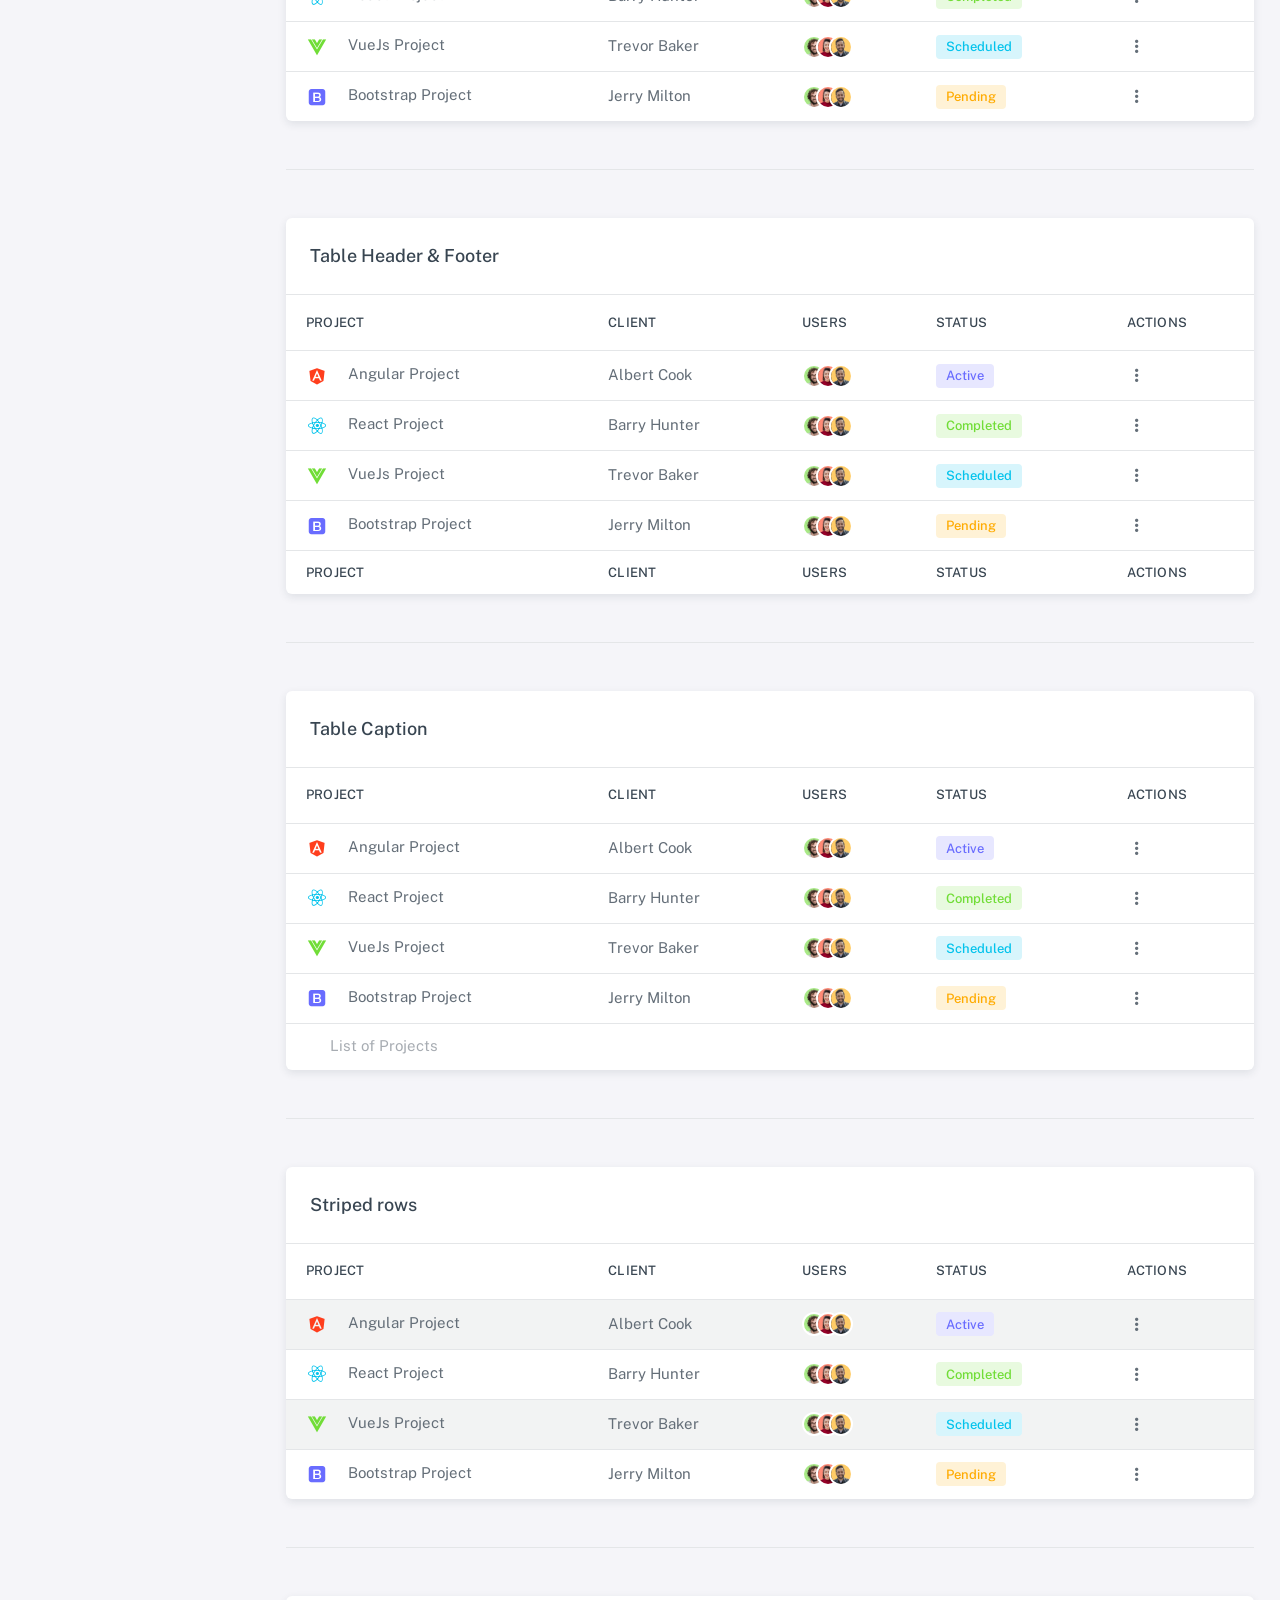
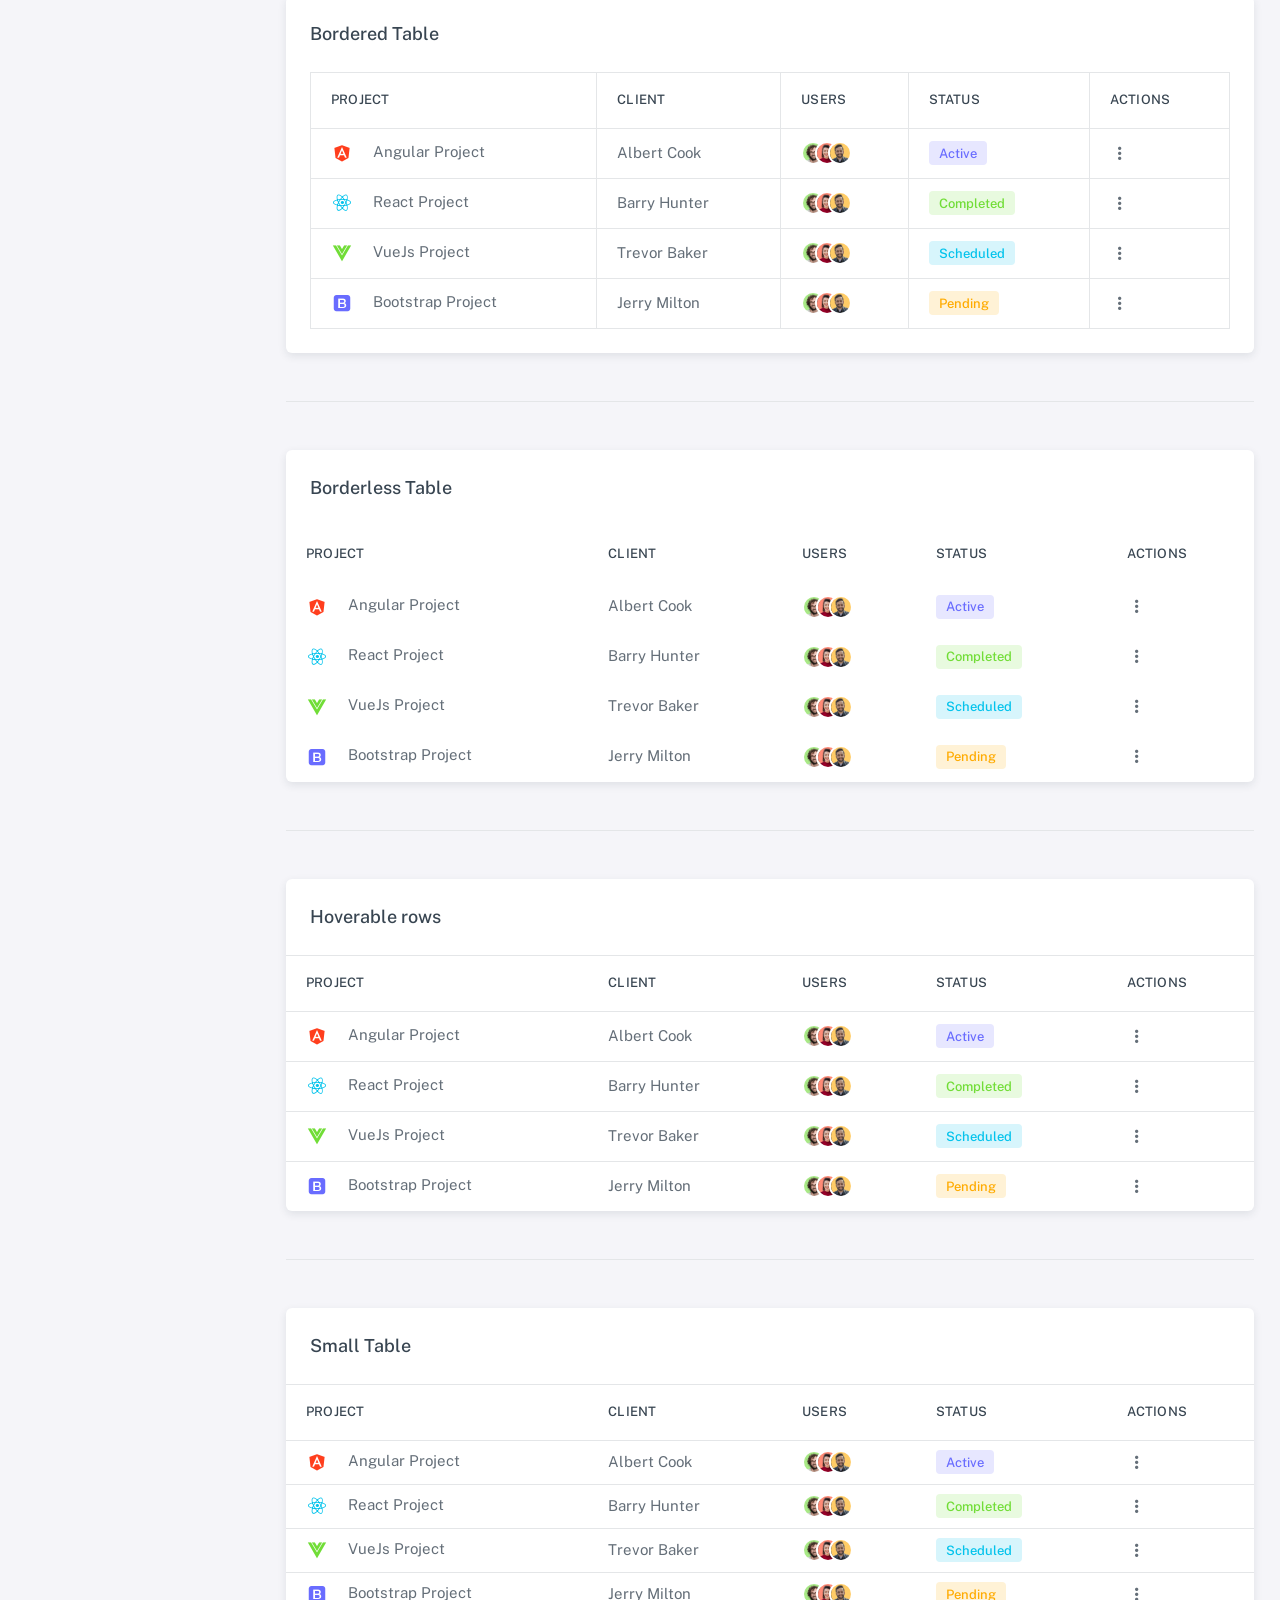
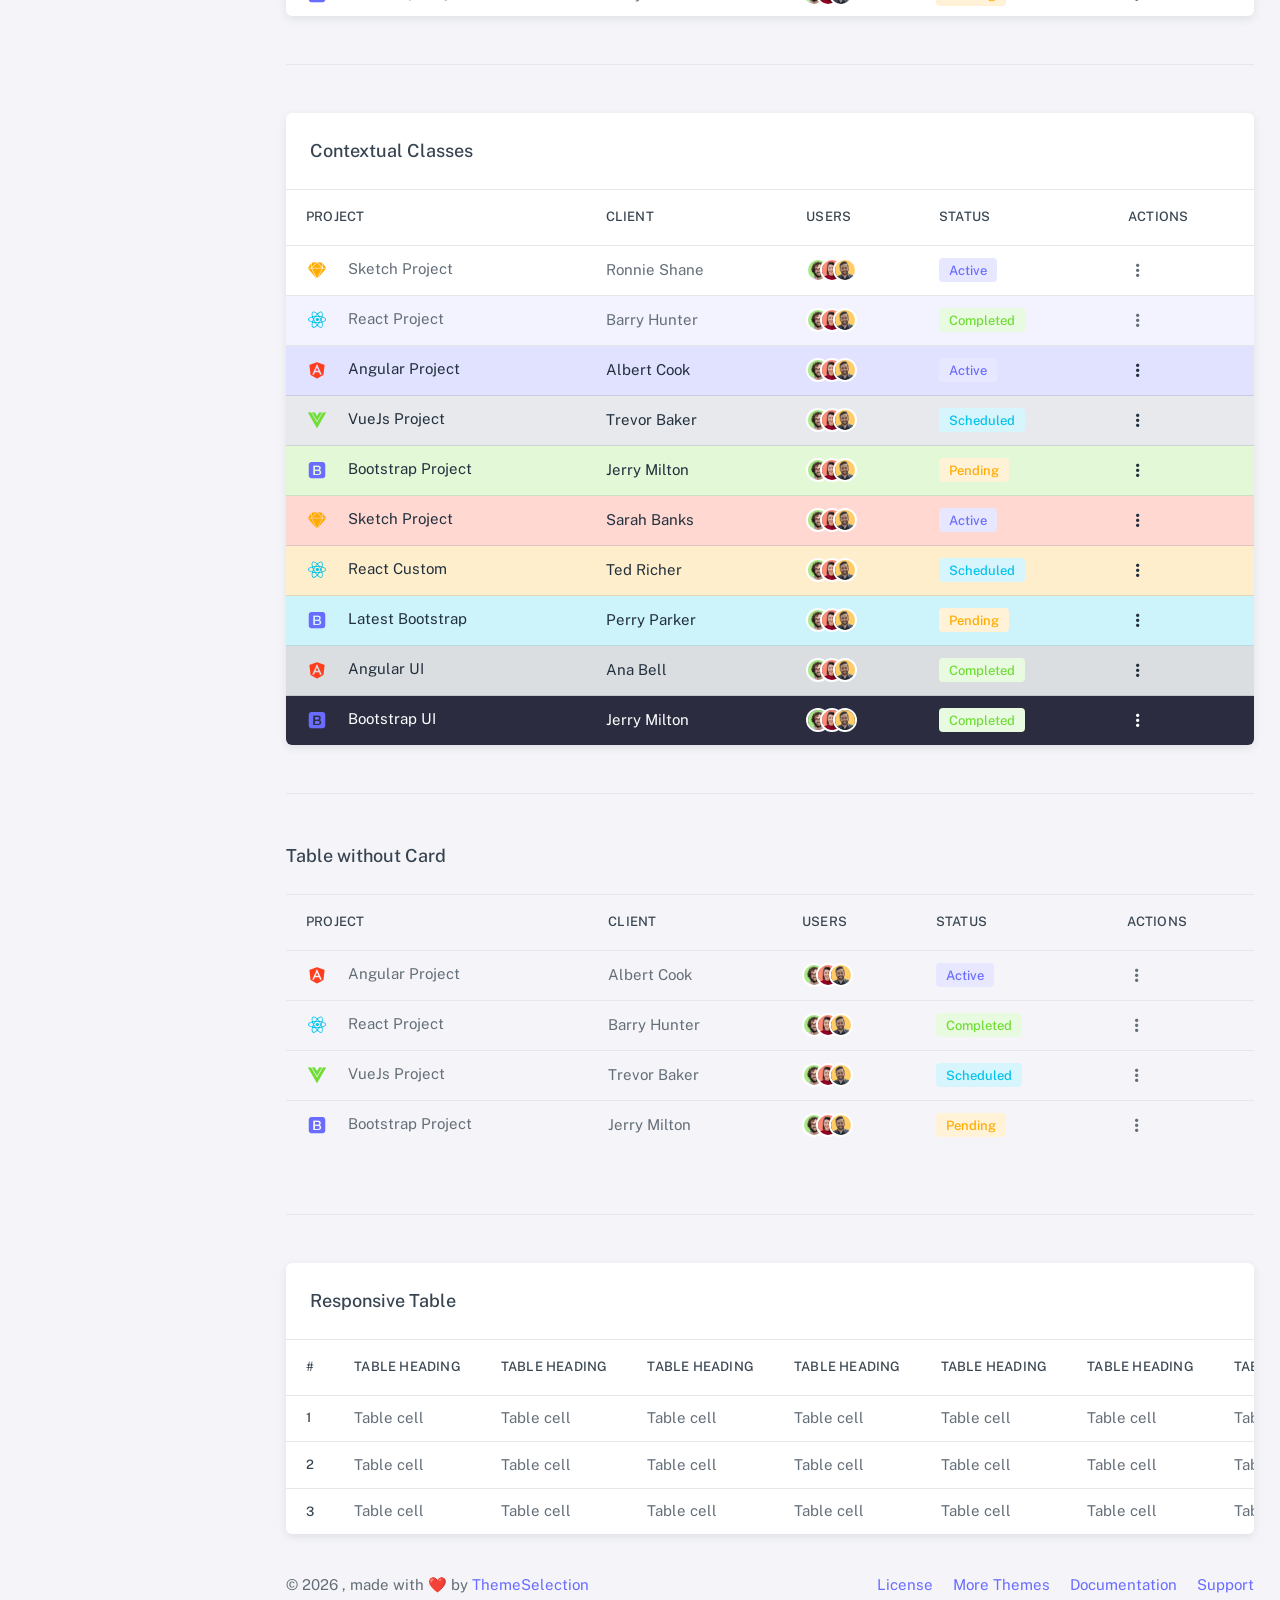
<file: src/template/html/tables-basic.html>
<!doctype html>

<html
  lang="en"
  class="light-style layout-menu-fixed layout-compact"
  dir="ltr"
  data-theme="theme-default"
  data-assets-path="../assets/"
  data-template="vertical-menu-template-free"
  data-style="light">
  <head>
    <meta charset="utf-8" />
    <meta
      name="viewport"
      content="width=device-width, initial-scale=1.0, user-scalable=no, minimum-scale=1.0, maximum-scale=1.0" />

    <title>Demo : Tables - Basic Tables | sneat - Bootstrap Dashboard PRO</title>

    <meta name="description" content="" />

    <!-- Favicon -->
    <link rel="icon" type="image/x-icon" href="../assets/img/favicon/favicon.ico" />

    <!-- Fonts -->
    <link rel="preconnect" href="https://fonts.googleapis.com" />
    <link rel="preconnect" href="https://fonts.gstatic.com" crossorigin />
    <link
      href="https://fonts.googleapis.com/css2?family=Public+Sans:ital,wght@0,300;0,400;0,500;0,600;0,700;1,300;1,400;1,500;1,600;1,700&display=swap"
      rel="stylesheet" />

    <link rel="stylesheet" href="../assets/vendor/fonts/boxicons.css" />

    <!-- Core CSS -->
    <link rel="stylesheet" href="../assets/vendor/css/core.css" class="template-customizer-core-css" />
    <link rel="stylesheet" href="../assets/vendor/css/theme-default.css" class="template-customizer-theme-css" />
    <link rel="stylesheet" href="../assets/css/demo.css" />

    <!-- Vendors CSS -->
    <link rel="stylesheet" href="../assets/vendor/libs/perfect-scrollbar/perfect-scrollbar.css" />

    <!-- Page CSS -->

    <!-- Helpers -->
    <script src="../assets/vendor/js/helpers.js"></script>
    <!--! Template customizer & Theme config files MUST be included after core stylesheets and helpers.js in the <head> section -->
    <!--? Config:  Mandatory theme config file contain global vars & default theme options, Set your preferred theme option in this file.  -->
    <script src="../assets/js/config.js"></script>
  </head>

  <body>
    <!-- Layout wrapper -->
    <div class="layout-wrapper layout-content-navbar">
      <div class="layout-container">
        <!-- Menu -->

        <aside id="layout-menu" class="layout-menu menu-vertical menu bg-menu-theme">
          <div class="app-brand demo">
            <a href="index.html" class="app-brand-link">
              <span class="app-brand-logo demo">
                <svg
                  width="25"
                  viewBox="0 0 25 42"
                  version="1.1"
                  xmlns="http://www.w3.org/2000/svg"
                  xmlns:xlink="http://www.w3.org/1999/xlink">
                  <defs>
                    <path
                      d="M13.7918663,0.358365126 L3.39788168,7.44174259 C0.566865006,9.69408886 -0.379795268,12.4788597 0.557900856,15.7960551 C0.68998853,16.2305145 1.09562888,17.7872135 3.12357076,19.2293357 C3.8146334,19.7207684 5.32369333,20.3834223 7.65075054,21.2172976 L7.59773219,21.2525164 L2.63468769,24.5493413 C0.445452254,26.3002124 0.0884951797,28.5083815 1.56381646,31.1738486 C2.83770406,32.8170431 5.20850219,33.2640127 7.09180128,32.5391577 C8.347334,32.0559211 11.4559176,30.0011079 16.4175519,26.3747182 C18.0338572,24.4997857 18.6973423,22.4544883 18.4080071,20.2388261 C17.963753,17.5346866 16.1776345,15.5799961 13.0496516,14.3747546 L10.9194936,13.4715819 L18.6192054,7.984237 L13.7918663,0.358365126 Z"
                      id="path-1"></path>
                    <path
                      d="M5.47320593,6.00457225 C4.05321814,8.216144 4.36334763,10.0722806 6.40359441,11.5729822 C8.61520715,12.571656 10.0999176,13.2171421 10.8577257,13.5094407 L15.5088241,14.433041 L18.6192054,7.984237 C15.5364148,3.11535317 13.9273018,0.573395879 13.7918663,0.358365126 C13.5790555,0.511491653 10.8061687,2.3935607 5.47320593,6.00457225 Z"
                      id="path-3"></path>
                    <path
                      d="M7.50063644,21.2294429 L12.3234468,23.3159332 C14.1688022,24.7579751 14.397098,26.4880487 13.008334,28.506154 C11.6195701,30.5242593 10.3099883,31.790241 9.07958868,32.3040991 C5.78142938,33.4346997 4.13234973,34 4.13234973,34 C4.13234973,34 2.75489982,33.0538207 2.37032616e-14,31.1614621 C-0.55822714,27.8186216 -0.55822714,26.0572515 -4.05231404e-15,25.8773518 C0.83734071,25.6075023 2.77988457,22.8248993 3.3049379,22.52991 C3.65497346,22.3332504 5.05353963,21.8997614 7.50063644,21.2294429 Z"
                      id="path-4"></path>
                    <path
                      d="M20.6,7.13333333 L25.6,13.8 C26.2627417,14.6836556 26.0836556,15.9372583 25.2,16.6 C24.8538077,16.8596443 24.4327404,17 24,17 L14,17 C12.8954305,17 12,16.1045695 12,15 C12,14.5672596 12.1403557,14.1461923 12.4,13.8 L17.4,7.13333333 C18.0627417,6.24967773 19.3163444,6.07059163 20.2,6.73333333 C20.3516113,6.84704183 20.4862915,6.981722 20.6,7.13333333 Z"
                      id="path-5"></path>
                  </defs>
                  <g id="g-app-brand" stroke="none" stroke-width="1" fill="none" fill-rule="evenodd">
                    <g id="Brand-Logo" transform="translate(-27.000000, -15.000000)">
                      <g id="Icon" transform="translate(27.000000, 15.000000)">
                        <g id="Mask" transform="translate(0.000000, 8.000000)">
                          <mask id="mask-2" fill="white">
                            <use xlink:href="#path-1"></use>
                          </mask>
                          <use fill="#696cff" xlink:href="#path-1"></use>
                          <g id="Path-3" mask="url(#mask-2)">
                            <use fill="#696cff" xlink:href="#path-3"></use>
                            <use fill-opacity="0.2" fill="#FFFFFF" xlink:href="#path-3"></use>
                          </g>
                          <g id="Path-4" mask="url(#mask-2)">
                            <use fill="#696cff" xlink:href="#path-4"></use>
                            <use fill-opacity="0.2" fill="#FFFFFF" xlink:href="#path-4"></use>
                          </g>
                        </g>
                        <g
                          id="Triangle"
                          transform="translate(19.000000, 11.000000) rotate(-300.000000) translate(-19.000000, -11.000000) ">
                          <use fill="#696cff" xlink:href="#path-5"></use>
                          <use fill-opacity="0.2" fill="#FFFFFF" xlink:href="#path-5"></use>
                        </g>
                      </g>
                    </g>
                  </g>
                </svg>
              </span>
              <span class="app-brand-text demo menu-text fw-bold ms-2">sneat</span>
            </a>

            <a href="javascript:void(0);" class="layout-menu-toggle menu-link text-large ms-auto d-block d-xl-none">
              <i class="bx bx-chevron-left bx-sm d-flex align-items-center justify-content-center"></i>
            </a>
          </div>

          <div class="menu-inner-shadow"></div>

          <ul class="menu-inner py-1">
            <!-- Dashboards -->
            <li class="menu-item">
              <a href="javascript:void(0);" class="menu-link menu-toggle">
                <i class="menu-icon tf-icons bx bx-home-smile"></i>
                <div class="text-truncate" data-i18n="Dashboards">Dashboards</div>
                <span class="badge rounded-pill bg-danger ms-auto">5</span>
              </a>
              <ul class="menu-sub">
                <li class="menu-item">
                  <a href="index.html" class="menu-link">
                    <div class="text-truncate" data-i18n="Analytics">Analytics</div>
                  </a>
                </li>
                <li class="menu-item">
                  <a
                    href="https://demos.themeselection.com/sneat-bootstrap-html-admin-template/html/vertical-menu-template/dashboards-crm.html"
                    target="_blank"
                    class="menu-link">
                    <div class="text-truncate" data-i18n="CRM">CRM</div>
                    <div class="badge rounded-pill bg-label-primary text-uppercase fs-tiny ms-auto">Pro</div>
                  </a>
                </li>
                <li class="menu-item">
                  <a
                    href="https://demos.themeselection.com/sneat-bootstrap-html-admin-template/html/vertical-menu-template/app-ecommerce-dashboard.html"
                    target="_blank"
                    class="menu-link">
                    <div class="text-truncate" data-i18n="eCommerce">eCommerce</div>
                    <div class="badge rounded-pill bg-label-primary text-uppercase fs-tiny ms-auto">Pro</div>
                  </a>
                </li>
                <li class="menu-item">
                  <a
                    href="https://demos.themeselection.com/sneat-bootstrap-html-admin-template/html/vertical-menu-template/app-logistics-dashboard.html"
                    target="_blank"
                    class="menu-link">
                    <div class="text-truncate" data-i18n="Logistics">Logistics</div>
                    <div class="badge rounded-pill bg-label-primary text-uppercase fs-tiny ms-auto">Pro</div>
                  </a>
                </li>
                <li class="menu-item">
                  <a href="app-academy-dashboard.html" target="_blank" class="menu-link">
                    <div class="text-truncate" data-i18n="Academy">Academy</div>
                    <div class="badge rounded-pill bg-label-primary text-uppercase fs-tiny ms-auto">Pro</div>
                  </a>
                </li>
              </ul>
            </li>

            <!-- Layouts -->
            <li class="menu-item">
              <a href="javascript:void(0);" class="menu-link menu-toggle">
                <i class="menu-icon tf-icons bx bx-layout"></i>
                <div class="text-truncate" data-i18n="Layouts">Layouts</div>
              </a>

              <ul class="menu-sub">
                <li class="menu-item">
                  <a href="layouts-without-menu.html" class="menu-link">
                    <div class="text-truncate" data-i18n="Without menu">Without menu</div>
                  </a>
                </li>
                <li class="menu-item">
                  <a href="layouts-without-navbar.html" class="menu-link">
                    <div class="text-truncate" data-i18n="Without navbar">Without navbar</div>
                  </a>
                </li>
                <li class="menu-item">
                  <a href="layouts-fluid.html" class="menu-link">
                    <div class="text-truncate" data-i18n="Fluid">Fluid</div>
                  </a>
                </li>
                <li class="menu-item">
                  <a href="layouts-container.html" class="menu-link">
                    <div class="text-truncate" data-i18n="Container">Container</div>
                  </a>
                </li>
                <li class="menu-item">
                  <a href="layouts-blank.html" class="menu-link">
                    <div class="text-truncate" data-i18n="Blank">Blank</div>
                  </a>
                </li>
              </ul>
            </li>

            <!-- Front Pages -->
            <li class="menu-item">
              <a href="javascript:void(0);" class="menu-link menu-toggle">
                <i class="menu-icon tf-icons bx bx-store"></i>
                <div class="text-truncate" data-i18n="Front Pages">Front Pages</div>
                <div class="badge rounded-pill bg-label-primary text-uppercase fs-tiny ms-auto">Pro</div>
              </a>
              <ul class="menu-sub">
                <li class="menu-item">
                  <a
                    href="https://demos.themeselection.com/sneat-bootstrap-html-admin-template/html/front-pages/landing-page.html"
                    class="menu-link"
                    target="_blank">
                    <div class="text-truncate" data-i18n="Landing">Landing</div>
                  </a>
                </li>
                <li class="menu-item">
                  <a
                    href="https://demos.themeselection.com/sneat-bootstrap-html-admin-template/html/front-pages/pricing-page.html"
                    class="menu-link"
                    target="_blank">
                    <div class="text-truncate" data-i18n="Pricing">Pricing</div>
                  </a>
                </li>
                <li class="menu-item">
                  <a
                    href="https://demos.themeselection.com/sneat-bootstrap-html-admin-template/html/front-pages/payment-page.html"
                    class="menu-link"
                    target="_blank">
                    <div class="text-truncate" data-i18n="Payment">Payment</div>
                  </a>
                </li>
                <li class="menu-item">
                  <a
                    href="https://demos.themeselection.com/sneat-bootstrap-html-admin-template/html/front-pages/checkout-page.html"
                    class="menu-link"
                    target="_blank">
                    <div class="text-truncate" data-i18n="Checkout">Checkout</div>
                  </a>
                </li>
                <li class="menu-item">
                  <a
                    href="https://demos.themeselection.com/sneat-bootstrap-html-admin-template/html/front-pages/help-center-landing.html"
                    class="menu-link"
                    target="_blank">
                    <div class="text-truncate" data-i18n="Help Center">Help Center</div>
                  </a>
                </li>
              </ul>
            </li>

            <!-- Apps & Pages -->
            <li class="menu-header small text-uppercase">
              <span class="menu-header-text">Apps &amp; Pages</span>
            </li>
            <li class="menu-item">
              <a
                href="https://demos.themeselection.com/sneat-bootstrap-html-admin-template/html/vertical-menu-template/app-email.html"
                target="_blank"
                class="menu-link">
                <i class="menu-icon tf-icons bx bx-envelope"></i>
                <div class="text-truncate" data-i18n="Email">Email</div>
                <div class="badge rounded-pill bg-label-primary text-uppercase fs-tiny ms-auto">Pro</div>
              </a>
            </li>
            <li class="menu-item">
              <a
                href="https://demos.themeselection.com/sneat-bootstrap-html-admin-template/html/vertical-menu-template/app-chat.html"
                target="_blank"
                class="menu-link">
                <i class="menu-icon tf-icons bx bx-chat"></i>
                <div class="text-truncate" data-i18n="Chat">Chat</div>
                <div class="badge rounded-pill bg-label-primary text-uppercase fs-tiny ms-auto">Pro</div>
              </a>
            </li>
            <li class="menu-item">
              <a
                href="https://demos.themeselection.com/sneat-bootstrap-html-admin-template/html/vertical-menu-template/app-calendar.html"
                target="_blank"
                class="menu-link">
                <i class="menu-icon tf-icons bx bx-calendar"></i>
                <div class="text-truncate" data-i18n="Calendar">Calendar</div>
                <div class="badge rounded-pill bg-label-primary text-uppercase fs-tiny ms-auto">Pro</div>
              </a>
            </li>
            <li class="menu-item">
              <a
                href="https://demos.themeselection.com/sneat-bootstrap-html-admin-template/html/vertical-menu-template/app-kanban.html"
                target="_blank"
                class="menu-link">
                <i class="menu-icon tf-icons bx bx-grid"></i>
                <div class="text-truncate" data-i18n="Kanban">Kanban</div>
                <div class="badge rounded-pill bg-label-primary text-uppercase fs-tiny ms-auto">Pro</div>
              </a>
            </li>
            <!-- Pages -->
            <li class="menu-item">
              <a href="javascript:void(0);" class="menu-link menu-toggle">
                <i class="menu-icon tf-icons bx bx-dock-top"></i>
                <div class="text-truncate" data-i18n="Account Settings">Account Settings</div>
              </a>
              <ul class="menu-sub">
                <li class="menu-item">
                  <a href="pages-account-settings-account.html" class="menu-link">
                    <div class="text-truncate" data-i18n="Account">Account</div>
                  </a>
                </li>
                <li class="menu-item">
                  <a href="pages-account-settings-notifications.html" class="menu-link">
                    <div class="text-truncate" data-i18n="Notifications">Notifications</div>
                  </a>
                </li>
                <li class="menu-item">
                  <a href="pages-account-settings-connections.html" class="menu-link">
                    <div class="text-truncate" data-i18n="Connections">Connections</div>
                  </a>
                </li>
              </ul>
            </li>
            <li class="menu-item">
              <a href="javascript:void(0);" class="menu-link menu-toggle">
                <i class="menu-icon tf-icons bx bx-lock-open-alt"></i>
                <div class="text-truncate" data-i18n="Authentications">Authentications</div>
              </a>
              <ul class="menu-sub">
                <li class="menu-item">
                  <a href="auth-login-basic.html" class="menu-link" target="_blank">
                    <div class="text-truncate" data-i18n="Basic">Login</div>
                  </a>
                </li>
                <li class="menu-item">
                  <a href="auth-register-basic.html" class="menu-link" target="_blank">
                    <div class="text-truncate" data-i18n="Basic">Register</div>
                  </a>
                </li>
                <li class="menu-item">
                  <a href="auth-forgot-password-basic.html" class="menu-link" target="_blank">
                    <div class="text-truncate" data-i18n="Basic">Forgot Password</div>
                  </a>
                </li>
              </ul>
            </li>
            <li class="menu-item">
              <a href="javascript:void(0);" class="menu-link menu-toggle">
                <i class="menu-icon tf-icons bx bx-cube-alt"></i>
                <div class="text-truncate" data-i18n="Misc">Misc</div>
              </a>
              <ul class="menu-sub">
                <li class="menu-item">
                  <a href="pages-misc-error.html" class="menu-link">
                    <div class="text-truncate" data-i18n="Error">Error</div>
                  </a>
                </li>
                <li class="menu-item">
                  <a href="pages-misc-under-maintenance.html" class="menu-link">
                    <div class="text-truncate" data-i18n="Under Maintenance">Under Maintenance</div>
                  </a>
                </li>
              </ul>
            </li>
            <!-- Components -->
            <li class="menu-header small text-uppercase"><span class="menu-header-text">Components</span></li>
            <!-- Cards -->
            <li class="menu-item">
              <a href="cards-basic.html" class="menu-link">
                <i class="menu-icon tf-icons bx bx-collection"></i>
                <div class="text-truncate" data-i18n="Basic">Cards</div>
              </a>
            </li>
            <!-- User interface -->
            <li class="menu-item">
              <a href="javascript:void(0)" class="menu-link menu-toggle">
                <i class="menu-icon tf-icons bx bx-box"></i>
                <div class="text-truncate" data-i18n="User interface">User interface</div>
              </a>
              <ul class="menu-sub">
                <li class="menu-item">
                  <a href="ui-accordion.html" class="menu-link">
                    <div class="text-truncate" data-i18n="Accordion">Accordion</div>
                  </a>
                </li>
                <li class="menu-item">
                  <a href="ui-alerts.html" class="menu-link">
                    <div class="text-truncate" data-i18n="Alerts">Alerts</div>
                  </a>
                </li>
                <li class="menu-item">
                  <a href="ui-badges.html" class="menu-link">
                    <div class="text-truncate" data-i18n="Badges">Badges</div>
                  </a>
                </li>
                <li class="menu-item">
                  <a href="ui-buttons.html" class="menu-link">
                    <div class="text-truncate" data-i18n="Buttons">Buttons</div>
                  </a>
                </li>
                <li class="menu-item">
                  <a href="ui-carousel.html" class="menu-link">
                    <div class="text-truncate" data-i18n="Carousel">Carousel</div>
                  </a>
                </li>
                <li class="menu-item">
                  <a href="ui-collapse.html" class="menu-link">
                    <div class="text-truncate" data-i18n="Collapse">Collapse</div>
                  </a>
                </li>
                <li class="menu-item">
                  <a href="ui-dropdowns.html" class="menu-link">
                    <div class="text-truncate" data-i18n="Dropdowns">Dropdowns</div>
                  </a>
                </li>
                <li class="menu-item">
                  <a href="ui-footer.html" class="menu-link">
                    <div class="text-truncate" data-i18n="Footer">Footer</div>
                  </a>
                </li>
                <li class="menu-item">
                  <a href="ui-list-groups.html" class="menu-link">
                    <div class="text-truncate" data-i18n="List Groups">List groups</div>
                  </a>
                </li>
                <li class="menu-item">
                  <a href="ui-modals.html" class="menu-link">
                    <div class="text-truncate" data-i18n="Modals">Modals</div>
                  </a>
                </li>
                <li class="menu-item">
                  <a href="ui-navbar.html" class="menu-link">
                    <div class="text-truncate" data-i18n="Navbar">Navbar</div>
                  </a>
                </li>
                <li class="menu-item">
                  <a href="ui-offcanvas.html" class="menu-link">
                    <div class="text-truncate" data-i18n="Offcanvas">Offcanvas</div>
                  </a>
                </li>
                <li class="menu-item">
                  <a href="ui-pagination-breadcrumbs.html" class="menu-link">
                    <div class="text-truncate" data-i18n="Pagination & Breadcrumbs">Pagination &amp; Breadcrumbs</div>
                  </a>
                </li>
                <li class="menu-item">
                  <a href="ui-progress.html" class="menu-link">
                    <div class="text-truncate" data-i18n="Progress">Progress</div>
                  </a>
                </li>
                <li class="menu-item">
                  <a href="ui-spinners.html" class="menu-link">
                    <div class="text-truncate" data-i18n="Spinners">Spinners</div>
                  </a>
                </li>
                <li class="menu-item">
                  <a href="ui-tabs-pills.html" class="menu-link">
                    <div class="text-truncate" data-i18n="Tabs & Pills">Tabs &amp; Pills</div>
                  </a>
                </li>
                <li class="menu-item">
                  <a href="ui-toasts.html" class="menu-link">
                    <div class="text-truncate" data-i18n="Toasts">Toasts</div>
                  </a>
                </li>
                <li class="menu-item">
                  <a href="ui-tooltips-popovers.html" class="menu-link">
                    <div class="text-truncate" data-i18n="Tooltips & Popovers">Tooltips &amp; Popovers</div>
                  </a>
                </li>
                <li class="menu-item">
                  <a href="ui-typography.html" class="menu-link">
                    <div class="text-truncate" data-i18n="Typography">Typography</div>
                  </a>
                </li>
              </ul>
            </li>

            <!-- Extended components -->
            <li class="menu-item">
              <a href="javascript:void(0)" class="menu-link menu-toggle">
                <i class="menu-icon tf-icons bx bx-copy"></i>
                <div class="text-truncate" data-i18n="Extended UI">Extended UI</div>
              </a>
              <ul class="menu-sub">
                <li class="menu-item">
                  <a href="extended-ui-perfect-scrollbar.html" class="menu-link">
                    <div class="text-truncate" data-i18n="Perfect Scrollbar">Perfect Scrollbar</div>
                  </a>
                </li>
                <li class="menu-item">
                  <a href="extended-ui-text-divider.html" class="menu-link">
                    <div class="text-truncate" data-i18n="Text Divider">Text Divider</div>
                  </a>
                </li>
              </ul>
            </li>

            <li class="menu-item">
              <a href="icons-boxicons.html" class="menu-link">
                <i class="menu-icon tf-icons bx bx-crown"></i>
                <div class="text-truncate" data-i18n="Boxicons">Boxicons</div>
              </a>
            </li>

            <!-- Forms & Tables -->
            <li class="menu-header small text-uppercase"><span class="menu-header-text">Forms &amp; Tables</span></li>
            <!-- Forms -->
            <li class="menu-item">
              <a href="javascript:void(0);" class="menu-link menu-toggle">
                <i class="menu-icon tf-icons bx bx-detail"></i>
                <div class="text-truncate" data-i18n="Form Elements">Form Elements</div>
              </a>
              <ul class="menu-sub">
                <li class="menu-item">
                  <a href="forms-basic-inputs.html" class="menu-link">
                    <div class="text-truncate" data-i18n="Basic Inputs">Basic Inputs</div>
                  </a>
                </li>
                <li class="menu-item">
                  <a href="forms-input-groups.html" class="menu-link">
                    <div class="text-truncate" data-i18n="Input groups">Input groups</div>
                  </a>
                </li>
              </ul>
            </li>
            <li class="menu-item">
              <a href="javascript:void(0);" class="menu-link menu-toggle">
                <i class="menu-icon tf-icons bx bx-detail"></i>
                <div class="text-truncate" data-i18n="Form Layouts">Form Layouts</div>
              </a>
              <ul class="menu-sub">
                <li class="menu-item">
                  <a href="form-layouts-vertical.html" class="menu-link">
                    <div class="text-truncate" data-i18n="Vertical Form">Vertical Form</div>
                  </a>
                </li>
                <li class="menu-item">
                  <a href="form-layouts-horizontal.html" class="menu-link">
                    <div class="text-truncate" data-i18n="Horizontal Form">Horizontal Form</div>
                  </a>
                </li>
              </ul>
            </li>
            <!-- Form Validation -->
            <li class="menu-item">
              <a
                href="https://demos.themeselection.com/sneat-bootstrap-html-admin-template/html/vertical-menu-template/form-validation.html"
                target="_blank"
                class="menu-link">
                <i class="menu-icon tf-icons bx bx-list-check"></i>
                <div class="text-truncate" data-i18n="Form Validation">Form Validation</div>
                <div class="badge rounded-pill bg-label-primary text-uppercase fs-tiny ms-auto">Pro</div>
              </a>
            </li>
            <!-- Tables -->
            <li class="menu-item active">
              <a href="tables-basic.html" class="menu-link">
                <i class="menu-icon tf-icons bx bx-table"></i>
                <div class="text-truncate" data-i18n="Tables">Tables</div>
              </a>
            </li>
            <!-- Data Tables -->
            <li class="menu-item">
              <a
                href="https://demos.themeselection.com/sneat-bootstrap-html-admin-template/html/vertical-menu-template/tables-datatables-basic.html"
                target="_blank"
                class="menu-link">
                <i class="menu-icon tf-icons bx bx-grid"></i>
                <div class="text-truncate" data-i18n="Datatables">Datatables</div>
                <div class="badge rounded-pill bg-label-primary text-uppercase fs-tiny ms-auto">Pro</div>
              </a>
            </li>
            <!-- Misc -->
            <li class="menu-header small text-uppercase"><span class="menu-header-text">Misc</span></li>
            <li class="menu-item">
              <a
                href="https://github.com/themeselection/sneat-html-admin-template-free/issues"
                target="_blank"
                class="menu-link">
                <i class="menu-icon tf-icons bx bx-support"></i>
                <div class="text-truncate" data-i18n="Support">Support</div>
              </a>
            </li>
            <li class="menu-item">
              <a
                href="https://demos.themeselection.com/sneat-bootstrap-html-admin-template/documentation/"
                target="_blank"
                class="menu-link">
                <i class="menu-icon tf-icons bx bx-file"></i>
                <div class="text-truncate" data-i18n="Documentation">Documentation</div>
              </a>
            </li>
          </ul>
        </aside>
        <!-- / Menu -->

        <!-- Layout container -->
        <div class="layout-page">
          <!-- Navbar -->

          <nav
            class="layout-navbar container-xxl navbar navbar-expand-xl navbar-detached align-items-center bg-navbar-theme"
            id="layout-navbar">
            <div class="layout-menu-toggle navbar-nav align-items-xl-center me-4 me-xl-0 d-xl-none">
              <a class="nav-item nav-link px-0 me-xl-6" href="javascript:void(0)">
                <i class="bx bx-menu bx-md"></i>
              </a>
            </div>

            <div class="navbar-nav-right d-flex align-items-center" id="navbar-collapse">
              <!-- Search -->
              <div class="navbar-nav align-items-center">
                <div class="nav-item d-flex align-items-center">
                  <i class="bx bx-search bx-md"></i>
                  <input
                    type="text"
                    class="form-control border-0 shadow-none ps-1 ps-sm-2"
                    placeholder="Search..."
                    aria-label="Search..." />
                </div>
              </div>
              <!-- /Search -->

              <ul class="navbar-nav flex-row align-items-center ms-auto">
                <!-- Place this tag where you want the button to render. -->
                <li class="nav-item lh-1 me-4">
                  <a
                    class="github-button"
                    href="https://github.com/themeselection/sneat-html-admin-template-free"
                    data-icon="octicon-star"
                    data-size="large"
                    data-show-count="true"
                    aria-label="Star themeselection/sneat-html-admin-template-free on GitHub"
                    >Star</a
                  >
                </li>

                <!-- User -->
                <li class="nav-item navbar-dropdown dropdown-user dropdown">
                  <a
                    class="nav-link dropdown-toggle hide-arrow p-0"
                    href="javascript:void(0);"
                    data-bs-toggle="dropdown">
                    <div class="avatar avatar-online">
                      <img src="../assets/img/avatars/1.png" alt class="w-px-40 h-auto rounded-circle" />
                    </div>
                  </a>
                  <ul class="dropdown-menu dropdown-menu-end">
                    <li>
                      <a class="dropdown-item" href="#">
                        <div class="d-flex">
                          <div class="flex-shrink-0 me-3">
                            <div class="avatar avatar-online">
                              <img src="../assets/img/avatars/1.png" alt class="w-px-40 h-auto rounded-circle" />
                            </div>
                          </div>
                          <div class="flex-grow-1">
                            <h6 class="mb-0">John Doe</h6>
                            <small class="text-muted">Admin</small>
                          </div>
                        </div>
                      </a>
                    </li>
                    <li>
                      <div class="dropdown-divider my-1"></div>
                    </li>
                    <li>
                      <a class="dropdown-item" href="#">
                        <i class="bx bx-user bx-md me-3"></i><span>My Profile</span>
                      </a>
                    </li>
                    <li>
                      <a class="dropdown-item" href="#"> <i class="bx bx-cog bx-md me-3"></i><span>Settings</span> </a>
                    </li>
                    <li>
                      <a class="dropdown-item" href="#">
                        <span class="d-flex align-items-center align-middle">
                          <i class="flex-shrink-0 bx bx-credit-card bx-md me-3"></i
                          ><span class="flex-grow-1 align-middle">Billing Plan</span>
                          <span class="flex-shrink-0 badge rounded-pill bg-danger">4</span>
                        </span>
                      </a>
                    </li>
                    <li>
                      <div class="dropdown-divider my-1"></div>
                    </li>
                    <li>
                      <a class="dropdown-item" href="javascript:void(0);">
                        <i class="bx bx-power-off bx-md me-3"></i><span>Log Out</span>
                      </a>
                    </li>
                  </ul>
                </li>
                <!--/ User -->
              </ul>
            </div>
          </nav>

          <!-- / Navbar -->

          <!-- Content wrapper -->
          <div class="content-wrapper">
            <!-- Content -->

            <div class="container-xxl flex-grow-1 container-p-y">
              <!-- Basic Bootstrap Table -->
              <div class="card">
                <h5 class="card-header">Table Basic</h5>
                <div class="table-responsive text-nowrap">
                  <table class="table">
                    <thead>
                      <tr>
                        <th>Project</th>
                        <th>Client</th>
                        <th>Users</th>
                        <th>Status</th>
                        <th>Actions</th>
                      </tr>
                    </thead>
                    <tbody class="table-border-bottom-0">
                      <tr>
                        <td><i class="bx bxl-angular bx-md text-danger me-4"></i> <span>Angular Project</span></td>
                        <td>Albert Cook</td>
                        <td>
                          <ul class="list-unstyled m-0 avatar-group d-flex align-items-center">
                            <li
                              data-bs-toggle="tooltip"
                              data-popup="tooltip-custom"
                              data-bs-placement="top"
                              class="avatar avatar-xs pull-up"
                              title="Lilian Fuller">
                              <img src="../assets/img/avatars/5.png" alt="Avatar" class="rounded-circle" />
                            </li>
                            <li
                              data-bs-toggle="tooltip"
                              data-popup="tooltip-custom"
                              data-bs-placement="top"
                              class="avatar avatar-xs pull-up"
                              title="Sophia Wilkerson">
                              <img src="../assets/img/avatars/6.png" alt="Avatar" class="rounded-circle" />
                            </li>
                            <li
                              data-bs-toggle="tooltip"
                              data-popup="tooltip-custom"
                              data-bs-placement="top"
                              class="avatar avatar-xs pull-up"
                              title="Christina Parker">
                              <img src="../assets/img/avatars/7.png" alt="Avatar" class="rounded-circle" />
                            </li>
                          </ul>
                        </td>
                        <td><span class="badge bg-label-primary me-1">Active</span></td>
                        <td>
                          <div class="dropdown">
                            <button type="button" class="btn p-0 dropdown-toggle hide-arrow" data-bs-toggle="dropdown">
                              <i class="bx bx-dots-vertical-rounded"></i>
                            </button>
                            <div class="dropdown-menu">
                              <a class="dropdown-item" href="javascript:void(0);"
                                ><i class="bx bx-edit-alt me-1"></i> Edit</a
                              >
                              <a class="dropdown-item" href="javascript:void(0);"
                                ><i class="bx bx-trash me-1"></i> Delete</a
                              >
                            </div>
                          </div>
                        </td>
                      </tr>
                      <tr>
                        <td><i class="bx bxl-react bx-md text-info me-4"></i> <span>React Project</span></td>
                        <td>Barry Hunter</td>
                        <td>
                          <ul class="list-unstyled m-0 avatar-group d-flex align-items-center">
                            <li
                              data-bs-toggle="tooltip"
                              data-popup="tooltip-custom"
                              data-bs-placement="top"
                              class="avatar avatar-xs pull-up"
                              title="Lilian Fuller">
                              <img src="../assets/img/avatars/5.png" alt="Avatar" class="rounded-circle" />
                            </li>
                            <li
                              data-bs-toggle="tooltip"
                              data-popup="tooltip-custom"
                              data-bs-placement="top"
                              class="avatar avatar-xs pull-up"
                              title="Sophia Wilkerson">
                              <img src="../assets/img/avatars/6.png" alt="Avatar" class="rounded-circle" />
                            </li>
                            <li
                              data-bs-toggle="tooltip"
                              data-popup="tooltip-custom"
                              data-bs-placement="top"
                              class="avatar avatar-xs pull-up"
                              title="Christina Parker">
                              <img src="../assets/img/avatars/7.png" alt="Avatar" class="rounded-circle" />
                            </li>
                          </ul>
                        </td>
                        <td><span class="badge bg-label-success me-1">Completed</span></td>
                        <td>
                          <div class="dropdown">
                            <button type="button" class="btn p-0 dropdown-toggle hide-arrow" data-bs-toggle="dropdown">
                              <i class="bx bx-dots-vertical-rounded"></i>
                            </button>
                            <div class="dropdown-menu">
                              <a class="dropdown-item" href="javascript:void(0);"
                                ><i class="bx bx-edit-alt me-2"></i> Edit</a
                              >
                              <a class="dropdown-item" href="javascript:void(0);"
                                ><i class="bx bx-trash me-2"></i> Delete</a
                              >
                            </div>
                          </div>
                        </td>
                      </tr>
                      <tr>
                        <td><i class="bx bxl-vuejs bx-md text-success me-4"></i> <span>VueJs Project</span></td>
                        <td>Trevor Baker</td>
                        <td>
                          <ul class="list-unstyled m-0 avatar-group d-flex align-items-center">
                            <li
                              data-bs-toggle="tooltip"
                              data-popup="tooltip-custom"
                              data-bs-placement="top"
                              class="avatar avatar-xs pull-up"
                              title="Lilian Fuller">
                              <img src="../assets/img/avatars/5.png" alt="Avatar" class="rounded-circle" />
                            </li>
                            <li
                              data-bs-toggle="tooltip"
                              data-popup="tooltip-custom"
                              data-bs-placement="top"
                              class="avatar avatar-xs pull-up"
                              title="Sophia Wilkerson">
                              <img src="../assets/img/avatars/6.png" alt="Avatar" class="rounded-circle" />
                            </li>
                            <li
                              data-bs-toggle="tooltip"
                              data-popup="tooltip-custom"
                              data-bs-placement="top"
                              class="avatar avatar-xs pull-up"
                              title="Christina Parker">
                              <img src="../assets/img/avatars/7.png" alt="Avatar" class="rounded-circle" />
                            </li>
                          </ul>
                        </td>
                        <td><span class="badge bg-label-info me-1">Scheduled</span></td>
                        <td>
                          <div class="dropdown">
                            <button type="button" class="btn p-0 dropdown-toggle hide-arrow" data-bs-toggle="dropdown">
                              <i class="bx bx-dots-vertical-rounded"></i>
                            </button>
                            <div class="dropdown-menu">
                              <a class="dropdown-item" href="javascript:void(0);"
                                ><i class="bx bx-edit-alt me-2"></i> Edit</a
                              >
                              <a class="dropdown-item" href="javascript:void(0);"
                                ><i class="bx bx-trash me-2"></i> Delete</a
                              >
                            </div>
                          </div>
                        </td>
                      </tr>
                      <tr>
                        <td><i class="bx bxl-bootstrap bx-md text-primary me-4"></i> <span>Bootstrap Project</span></td>
                        <td>Jerry Milton</td>
                        <td>
                          <ul class="list-unstyled m-0 avatar-group d-flex align-items-center">
                            <li
                              data-bs-toggle="tooltip"
                              data-popup="tooltip-custom"
                              data-bs-placement="top"
                              class="avatar avatar-xs pull-up"
                              title="Lilian Fuller">
                              <img src="../assets/img/avatars/5.png" alt="Avatar" class="rounded-circle" />
                            </li>
                            <li
                              data-bs-toggle="tooltip"
                              data-popup="tooltip-custom"
                              data-bs-placement="top"
                              class="avatar avatar-xs pull-up"
                              title="Sophia Wilkerson">
                              <img src="../assets/img/avatars/6.png" alt="Avatar" class="rounded-circle" />
                            </li>
                            <li
                              data-bs-toggle="tooltip"
                              data-popup="tooltip-custom"
                              data-bs-placement="top"
                              class="avatar avatar-xs pull-up"
                              title="Christina Parker">
                              <img src="../assets/img/avatars/7.png" alt="Avatar" class="rounded-circle" />
                            </li>
                          </ul>
                        </td>
                        <td><span class="badge bg-label-warning me-1">Pending</span></td>
                        <td>
                          <div class="dropdown">
                            <button type="button" class="btn p-0 dropdown-toggle hide-arrow" data-bs-toggle="dropdown">
                              <i class="bx bx-dots-vertical-rounded"></i>
                            </button>
                            <div class="dropdown-menu">
                              <a class="dropdown-item" href="javascript:void(0);"
                                ><i class="bx bx-edit-alt me-2"></i> Edit</a
                              >
                              <a class="dropdown-item" href="javascript:void(0);"
                                ><i class="bx bx-trash me-2"></i> Delete</a
                              >
                            </div>
                          </div>
                        </td>
                      </tr>
                    </tbody>
                  </table>
                </div>
              </div>
              <!--/ Basic Bootstrap Table -->

              <hr class="my-12" />

              <!-- Bootstrap Dark Table -->
              <div class="card overflow-hidden">
                <h5 class="card-header">Table Dark</h5>
                <div class="table-responsive text-nowrap">
                  <table class="table table-dark">
                    <thead>
                      <tr>
                        <th>Project</th>
                        <th>Client</th>
                        <th>Users</th>
                        <th>Status</th>
                        <th>Actions</th>
                      </tr>
                    </thead>
                    <tbody class="table-border-bottom-0">
                      <tr>
                        <td><i class="bx bxl-angular bx-md text-danger me-4"></i> <span>Angular Project</span></td>
                        <td>Albert Cook</td>
                        <td>
                          <ul class="list-unstyled m-0 avatar-group d-flex align-items-center">
                            <li
                              data-bs-toggle="tooltip"
                              data-popup="tooltip-custom"
                              data-bs-placement="top"
                              class="avatar avatar-xs pull-up"
                              title="Lilian Fuller">
                              <img src="../assets/img/avatars/5.png" alt="Avatar" class="rounded-circle" />
                            </li>
                            <li
                              data-bs-toggle="tooltip"
                              data-popup="tooltip-custom"
                              data-bs-placement="top"
                              class="avatar avatar-xs pull-up"
                              title="Sophia Wilkerson">
                              <img src="../assets/img/avatars/6.png" alt="Avatar" class="rounded-circle" />
                            </li>
                            <li
                              data-bs-toggle="tooltip"
                              data-popup="tooltip-custom"
                              data-bs-placement="top"
                              class="avatar avatar-xs pull-up"
                              title="Christina Parker">
                              <img src="../assets/img/avatars/7.png" alt="Avatar" class="rounded-circle" />
                            </li>
                          </ul>
                        </td>
                        <td><span class="badge bg-label-primary me-1">Active</span></td>
                        <td>
                          <div class="dropdown">
                            <button type="button" class="btn p-0 dropdown-toggle hide-arrow" data-bs-toggle="dropdown">
                              <i class="bx bx-dots-vertical-rounded"></i>
                            </button>
                            <div class="dropdown-menu">
                              <a class="dropdown-item" href="javascript:void(0);"
                                ><i class="bx bx-edit-alt me-1"></i> Edit</a
                              >
                              <a class="dropdown-item" href="javascript:void(0);"
                                ><i class="bx bx-trash me-1"></i> Delete</a
                              >
                            </div>
                          </div>
                        </td>
                      </tr>
                      <tr>
                        <td><i class="bx bxl-react bx-md text-info me-4"></i> <span>React Project</span></td>
                        <td>Barry Hunter</td>
                        <td>
                          <ul class="list-unstyled m-0 avatar-group d-flex align-items-center">
                            <li
                              data-bs-toggle="tooltip"
                              data-popup="tooltip-custom"
                              data-bs-placement="top"
                              class="avatar avatar-xs pull-up"
                              title="Lilian Fuller">
                              <img src="../assets/img/avatars/5.png" alt="Avatar" class="rounded-circle" />
                            </li>
                            <li
                              data-bs-toggle="tooltip"
                              data-popup="tooltip-custom"
                              data-bs-placement="top"
                              class="avatar avatar-xs pull-up"
                              title="Sophia Wilkerson">
                              <img src="../assets/img/avatars/6.png" alt="Avatar" class="rounded-circle" />
                            </li>
                            <li
                              data-bs-toggle="tooltip"
                              data-popup="tooltip-custom"
                              data-bs-placement="top"
                              class="avatar avatar-xs pull-up"
                              title="Christina Parker">
                              <img src="../assets/img/avatars/7.png" alt="Avatar" class="rounded-circle" />
                            </li>
                          </ul>
                        </td>
                        <td><span class="badge bg-label-success me-1">Completed</span></td>
                        <td>
                          <div class="dropdown">
                            <button type="button" class="btn p-0 dropdown-toggle hide-arrow" data-bs-toggle="dropdown">
                              <i class="bx bx-dots-vertical-rounded"></i>
                            </button>
                            <div class="dropdown-menu">
                              <a class="dropdown-item" href="javascript:void(0);"
                                ><i class="bx bx-edit-alt me-1"></i> Edit</a
                              >
                              <a class="dropdown-item" href="javascript:void(0);"
                                ><i class="bx bx-trash me-1"></i> Delete</a
                              >
                            </div>
                          </div>
                        </td>
                      </tr>
                      <tr>
                        <td><i class="bx bxl-vuejs bx-md text-success me-4"></i> <span>VueJs Project</span></td>
                        <td>Trevor Baker</td>
                        <td>
                          <ul class="list-unstyled m-0 avatar-group d-flex align-items-center">
                            <li
                              data-bs-toggle="tooltip"
                              data-popup="tooltip-custom"
                              data-bs-placement="top"
                              class="avatar avatar-xs pull-up"
                              title="Lilian Fuller">
                              <img src="../assets/img/avatars/5.png" alt="Avatar" class="rounded-circle" />
                            </li>
                            <li
                              data-bs-toggle="tooltip"
                              data-popup="tooltip-custom"
                              data-bs-placement="top"
                              class="avatar avatar-xs pull-up"
                              title="Sophia Wilkerson">
                              <img src="../assets/img/avatars/6.png" alt="Avatar" class="rounded-circle" />
                            </li>
                            <li
                              data-bs-toggle="tooltip"
                              data-popup="tooltip-custom"
                              data-bs-placement="top"
                              class="avatar avatar-xs pull-up"
                              title="Christina Parker">
                              <img src="../assets/img/avatars/7.png" alt="Avatar" class="rounded-circle" />
                            </li>
                          </ul>
                        </td>
                        <td><span class="badge bg-label-info me-1">Scheduled</span></td>
                        <td>
                          <div class="dropdown">
                            <button type="button" class="btn p-0 dropdown-toggle hide-arrow" data-bs-toggle="dropdown">
                              <i class="bx bx-dots-vertical-rounded"></i>
                            </button>
                            <div class="dropdown-menu">
                              <a class="dropdown-item" href="javascript:void(0);"
                                ><i class="bx bx-edit-alt me-1"></i> Edit</a
                              >
                              <a class="dropdown-item" href="javascript:void(0);"
                                ><i class="bx bx-trash me-1"></i> Delete</a
                              >
                            </div>
                          </div>
                        </td>
                      </tr>
                      <tr>
                        <td class="rounded-start-bottom">
                          <i class="bx bxl-bootstrap bx-md text-primary me-3"></i> <span>Bootstrap Project</span>
                        </td>
                        <td>Jerry Milton</td>
                        <td>
                          <ul class="list-unstyled m-0 avatar-group d-flex align-items-center">
                            <li
                              data-bs-toggle="tooltip"
                              data-popup="tooltip-custom"
                              data-bs-placement="top"
                              class="avatar avatar-xs pull-up"
                              title="Lilian Fuller">
                              <img src="../assets/img/avatars/5.png" alt="Avatar" class="rounded-circle" />
                            </li>
                            <li
                              data-bs-toggle="tooltip"
                              data-popup="tooltip-custom"
                              data-bs-placement="top"
                              class="avatar avatar-xs pull-up"
                              title="Sophia Wilkerson">
                              <img src="../assets/img/avatars/6.png" alt="Avatar" class="rounded-circle" />
                            </li>
                            <li
                              data-bs-toggle="tooltip"
                              data-popup="tooltip-custom"
                              data-bs-placement="top"
                              class="avatar avatar-xs pull-up"
                              title="Christina Parker">
                              <img src="../assets/img/avatars/7.png" alt="Avatar" class="rounded-circle" />
                            </li>
                          </ul>
                        </td>
                        <td><span class="badge bg-label-warning me-1">Pending</span></td>
                        <td class="rounded-end-bottom">
                          <div class="dropdown">
                            <button type="button" class="btn p-0 dropdown-toggle hide-arrow" data-bs-toggle="dropdown">
                              <i class="bx bx-dots-vertical-rounded"></i>
                            </button>
                            <div class="dropdown-menu">
                              <a class="dropdown-item" href="javascript:void(0);"
                                ><i class="bx bx-edit-alt me-1"></i> Edit</a
                              >
                              <a class="dropdown-item" href="javascript:void(0);"
                                ><i class="bx bx-trash me-1"></i> Delete</a
                              >
                            </div>
                          </div>
                        </td>
                      </tr>
                    </tbody>
                  </table>
                </div>
              </div>
              <!--/ Bootstrap Dark Table -->

              <hr class="my-12" />

              <!-- Bootstrap Table with Header - Dark -->
              <div class="card">
                <h5 class="card-header">Dark Table head</h5>
                <div class="table-responsive text-nowrap">
                  <table class="table">
                    <thead class="table-dark">
                      <tr>
                        <th>Project</th>
                        <th>Client</th>
                        <th>Users</th>
                        <th>Status</th>
                        <th>Actions</th>
                      </tr>
                    </thead>
                    <tbody class="table-border-bottom-0">
                      <tr>
                        <td><i class="bx bxl-angular bx-md text-danger me-4"></i> <span>Angular Project</span></td>
                        <td>Albert Cook</td>
                        <td>
                          <ul class="list-unstyled m-0 avatar-group d-flex align-items-center">
                            <li
                              data-bs-toggle="tooltip"
                              data-popup="tooltip-custom"
                              data-bs-placement="top"
                              class="avatar avatar-xs pull-up"
                              title="Lilian Fuller">
                              <img src="../assets/img/avatars/5.png" alt="Avatar" class="rounded-circle" />
                            </li>
                            <li
                              data-bs-toggle="tooltip"
                              data-popup="tooltip-custom"
                              data-bs-placement="top"
                              class="avatar avatar-xs pull-up"
                              title="Sophia Wilkerson">
                              <img src="../assets/img/avatars/6.png" alt="Avatar" class="rounded-circle" />
                            </li>
                            <li
                              data-bs-toggle="tooltip"
                              data-popup="tooltip-custom"
                              data-bs-placement="top"
                              class="avatar avatar-xs pull-up"
                              title="Christina Parker">
                              <img src="../assets/img/avatars/7.png" alt="Avatar" class="rounded-circle" />
                            </li>
                          </ul>
                        </td>
                        <td><span class="badge bg-label-primary me-1">Active</span></td>
                        <td>
                          <div class="dropdown">
                            <button type="button" class="btn p-0 dropdown-toggle hide-arrow" data-bs-toggle="dropdown">
                              <i class="bx bx-dots-vertical-rounded"></i>
                            </button>
                            <div class="dropdown-menu">
                              <a class="dropdown-item" href="javascript:void(0);"
                                ><i class="bx bx-edit-alt me-1"></i> Edit</a
                              >
                              <a class="dropdown-item" href="javascript:void(0);"
                                ><i class="bx bx-trash me-1"></i> Delete</a
                              >
                            </div>
                          </div>
                        </td>
                      </tr>
                      <tr>
                        <td><i class="bx bxl-react bx-md text-info me-4"></i> <span>React Project</span></td>
                        <td>Barry Hunter</td>
                        <td>
                          <ul class="list-unstyled m-0 avatar-group d-flex align-items-center">
                            <li
                              data-bs-toggle="tooltip"
                              data-popup="tooltip-custom"
                              data-bs-placement="top"
                              class="avatar avatar-xs pull-up"
                              title="Lilian Fuller">
                              <img src="../assets/img/avatars/5.png" alt="Avatar" class="rounded-circle" />
                            </li>
                            <li
                              data-bs-toggle="tooltip"
                              data-popup="tooltip-custom"
                              data-bs-placement="top"
                              class="avatar avatar-xs pull-up"
                              title="Sophia Wilkerson">
                              <img src="../assets/img/avatars/6.png" alt="Avatar" class="rounded-circle" />
                            </li>
                            <li
                              data-bs-toggle="tooltip"
                              data-popup="tooltip-custom"
                              data-bs-placement="top"
                              class="avatar avatar-xs pull-up"
                              title="Christina Parker">
                              <img src="../assets/img/avatars/7.png" alt="Avatar" class="rounded-circle" />
                            </li>
                          </ul>
                        </td>
                        <td><span class="badge bg-label-success me-1">Completed</span></td>
                        <td>
                          <div class="dropdown">
                            <button type="button" class="btn p-0 dropdown-toggle hide-arrow" data-bs-toggle="dropdown">
                              <i class="bx bx-dots-vertical-rounded"></i>
                            </button>
                            <div class="dropdown-menu">
                              <a class="dropdown-item" href="javascript:void(0);"
                                ><i class="bx bx-edit-alt me-1"></i> Edit</a
                              >
                              <a class="dropdown-item" href="javascript:void(0);"
                                ><i class="bx bx-trash me-1"></i> Delete</a
                              >
                            </div>
                          </div>
                        </td>
                      </tr>
                      <tr>
                        <td><i class="bx bxl-vuejs bx-md text-success me-4"></i> <span>VueJs Project</span></td>
                        <td>Trevor Baker</td>
                        <td>
                          <ul class="list-unstyled m-0 avatar-group d-flex align-items-center">
                            <li
                              data-bs-toggle="tooltip"
                              data-popup="tooltip-custom"
                              data-bs-placement="top"
                              class="avatar avatar-xs pull-up"
                              title="Lilian Fuller">
                              <img src="../assets/img/avatars/5.png" alt="Avatar" class="rounded-circle" />
                            </li>
                            <li
                              data-bs-toggle="tooltip"
                              data-popup="tooltip-custom"
                              data-bs-placement="top"
                              class="avatar avatar-xs pull-up"
                              title="Sophia Wilkerson">
                              <img src="../assets/img/avatars/6.png" alt="Avatar" class="rounded-circle" />
                            </li>
                            <li
                              data-bs-toggle="tooltip"
                              data-popup="tooltip-custom"
                              data-bs-placement="top"
                              class="avatar avatar-xs pull-up"
                              title="Christina Parker">
                              <img src="../assets/img/avatars/7.png" alt="Avatar" class="rounded-circle" />
                            </li>
                          </ul>
                        </td>
                        <td><span class="badge bg-label-info me-1">Scheduled</span></td>
                        <td>
                          <div class="dropdown">
                            <button type="button" class="btn p-0 dropdown-toggle hide-arrow" data-bs-toggle="dropdown">
                              <i class="bx bx-dots-vertical-rounded"></i>
                            </button>
                            <div class="dropdown-menu">
                              <a class="dropdown-item" href="javascript:void(0);"
                                ><i class="bx bx-edit-alt me-1"></i> Edit</a
                              >
                              <a class="dropdown-item" href="javascript:void(0);"
                                ><i class="bx bx-trash me-1"></i> Delete</a
                              >
                            </div>
                          </div>
                        </td>
                      </tr>
                      <tr>
                        <td><i class="bx bxl-bootstrap bx-md text-primary me-4"></i> <span>Bootstrap Project</span></td>
                        <td>Jerry Milton</td>
                        <td>
                          <ul class="list-unstyled m-0 avatar-group d-flex align-items-center">
                            <li
                              data-bs-toggle="tooltip"
                              data-popup="tooltip-custom"
                              data-bs-placement="top"
                              class="avatar avatar-xs pull-up"
                              title="Lilian Fuller">
                              <img src="../assets/img/avatars/5.png" alt="Avatar" class="rounded-circle" />
                            </li>
                            <li
                              data-bs-toggle="tooltip"
                              data-popup="tooltip-custom"
                              data-bs-placement="top"
                              class="avatar avatar-xs pull-up"
                              title="Sophia Wilkerson">
                              <img src="../assets/img/avatars/6.png" alt="Avatar" class="rounded-circle" />
                            </li>
                            <li
                              data-bs-toggle="tooltip"
                              data-popup="tooltip-custom"
                              data-bs-placement="top"
                              class="avatar avatar-xs pull-up"
                              title="Christina Parker">
                              <img src="../assets/img/avatars/7.png" alt="Avatar" class="rounded-circle" />
                            </li>
                          </ul>
                        </td>
                        <td><span class="badge bg-label-warning me-1">Pending</span></td>
                        <td>
                          <div class="dropdown">
                            <button type="button" class="btn p-0 dropdown-toggle hide-arrow" data-bs-toggle="dropdown">
                              <i class="bx bx-dots-vertical-rounded"></i>
                            </button>
                            <div class="dropdown-menu">
                              <a class="dropdown-item" href="javascript:void(0);"
                                ><i class="bx bx-edit-alt me-1"></i> Edit</a
                              >
                              <a class="dropdown-item" href="javascript:void(0);"
                                ><i class="bx bx-trash me-1"></i> Delete</a
                              >
                            </div>
                          </div>
                        </td>
                      </tr>
                    </tbody>
                  </table>
                </div>
              </div>
              <!--/ Bootstrap Table with Header Dark -->

              <hr class="my-12" />

              <!-- Bootstrap Table with Header - Light -->
              <div class="card">
                <h5 class="card-header">Light Table head</h5>
                <div class="table-responsive text-nowrap">
                  <table class="table">
                    <thead class="table-light">
                      <tr>
                        <th>Project</th>
                        <th>Client</th>
                        <th>Users</th>
                        <th>Status</th>
                        <th>Actions</th>
                      </tr>
                    </thead>
                    <tbody class="table-border-bottom-0">
                      <tr>
                        <td><i class="bx bxl-angular bx-md text-danger me-4"></i> <span>Angular Project</span></td>
                        <td>Albert Cook</td>
                        <td>
                          <ul class="list-unstyled m-0 avatar-group d-flex align-items-center">
                            <li
                              data-bs-toggle="tooltip"
                              data-popup="tooltip-custom"
                              data-bs-placement="top"
                              class="avatar avatar-xs pull-up"
                              title="Lilian Fuller">
                              <img src="../assets/img/avatars/5.png" alt="Avatar" class="rounded-circle" />
                            </li>
                            <li
                              data-bs-toggle="tooltip"
                              data-popup="tooltip-custom"
                              data-bs-placement="top"
                              class="avatar avatar-xs pull-up"
                              title="Sophia Wilkerson">
                              <img src="../assets/img/avatars/6.png" alt="Avatar" class="rounded-circle" />
                            </li>
                            <li
                              data-bs-toggle="tooltip"
                              data-popup="tooltip-custom"
                              data-bs-placement="top"
                              class="avatar avatar-xs pull-up"
                              title="Christina Parker">
                              <img src="../assets/img/avatars/7.png" alt="Avatar" class="rounded-circle" />
                            </li>
                          </ul>
                        </td>
                        <td><span class="badge bg-label-primary me-1">Active</span></td>
                        <td>
                          <div class="dropdown">
                            <button type="button" class="btn p-0 dropdown-toggle hide-arrow" data-bs-toggle="dropdown">
                              <i class="bx bx-dots-vertical-rounded"></i>
                            </button>
                            <div class="dropdown-menu">
                              <a class="dropdown-item" href="javascript:void(0);"
                                ><i class="bx bx-edit-alt me-1"></i> Edit</a
                              >
                              <a class="dropdown-item" href="javascript:void(0);"
                                ><i class="bx bx-trash me-1"></i> Delete</a
                              >
                            </div>
                          </div>
                        </td>
                      </tr>
                      <tr>
                        <td><i class="bx bxl-react bx-md text-info me-4"></i> <span>React Project</span></td>
                        <td>Barry Hunter</td>
                        <td>
                          <ul class="list-unstyled m-0 avatar-group d-flex align-items-center">
                            <li
                              data-bs-toggle="tooltip"
                              data-popup="tooltip-custom"
                              data-bs-placement="top"
                              class="avatar avatar-xs pull-up"
                              title="Lilian Fuller">
                              <img src="../assets/img/avatars/5.png" alt="Avatar" class="rounded-circle" />
                            </li>
                            <li
                              data-bs-toggle="tooltip"
                              data-popup="tooltip-custom"
                              data-bs-placement="top"
                              class="avatar avatar-xs pull-up"
                              title="Sophia Wilkerson">
                              <img src="../assets/img/avatars/6.png" alt="Avatar" class="rounded-circle" />
                            </li>
                            <li
                              data-bs-toggle="tooltip"
                              data-popup="tooltip-custom"
                              data-bs-placement="top"
                              class="avatar avatar-xs pull-up"
                              title="Christina Parker">
                              <img src="../assets/img/avatars/7.png" alt="Avatar" class="rounded-circle" />
                            </li>
                          </ul>
                        </td>
                        <td><span class="badge bg-label-success me-1">Completed</span></td>
                        <td>
                          <div class="dropdown">
                            <button type="button" class="btn p-0 dropdown-toggle hide-arrow" data-bs-toggle="dropdown">
                              <i class="bx bx-dots-vertical-rounded"></i>
                            </button>
                            <div class="dropdown-menu">
                              <a class="dropdown-item" href="javascript:void(0);"
                                ><i class="bx bx-edit-alt me-1"></i> Edit</a
                              >
                              <a class="dropdown-item" href="javascript:void(0);"
                                ><i class="bx bx-trash me-1"></i> Delete</a
                              >
                            </div>
                          </div>
                        </td>
                      </tr>
                      <tr>
                        <td><i class="bx bxl-vuejs bx-md text-success me-4"></i> <span>VueJs Project</span></td>
                        <td>Trevor Baker</td>
                        <td>
                          <ul class="list-unstyled m-0 avatar-group d-flex align-items-center">
                            <li
                              data-bs-toggle="tooltip"
                              data-popup="tooltip-custom"
                              data-bs-placement="top"
                              class="avatar avatar-xs pull-up"
                              title="Lilian Fuller">
                              <img src="../assets/img/avatars/5.png" alt="Avatar" class="rounded-circle" />
                            </li>
                            <li
                              data-bs-toggle="tooltip"
                              data-popup="tooltip-custom"
                              data-bs-placement="top"
                              class="avatar avatar-xs pull-up"
                              title="Sophia Wilkerson">
                              <img src="../assets/img/avatars/6.png" alt="Avatar" class="rounded-circle" />
                            </li>
                            <li
                              data-bs-toggle="tooltip"
                              data-popup="tooltip-custom"
                              data-bs-placement="top"
                              class="avatar avatar-xs pull-up"
                              title="Christina Parker">
                              <img src="../assets/img/avatars/7.png" alt="Avatar" class="rounded-circle" />
                            </li>
                          </ul>
                        </td>
                        <td><span class="badge bg-label-info me-1">Scheduled</span></td>
                        <td>
                          <div class="dropdown">
                            <button type="button" class="btn p-0 dropdown-toggle hide-arrow" data-bs-toggle="dropdown">
                              <i class="bx bx-dots-vertical-rounded"></i>
                            </button>
                            <div class="dropdown-menu">
                              <a class="dropdown-item" href="javascript:void(0);"
                                ><i class="bx bx-edit-alt me-1"></i> Edit</a
                              >
                              <a class="dropdown-item" href="javascript:void(0);"
                                ><i class="bx bx-trash me-1"></i> Delete</a
                              >
                            </div>
                          </div>
                        </td>
                      </tr>
                      <tr>
                        <td><i class="bx bxl-bootstrap bx-md text-primary me-4"></i> <span>Bootstrap Project</span></td>
                        <td>Jerry Milton</td>
                        <td>
                          <ul class="list-unstyled m-0 avatar-group d-flex align-items-center">
                            <li
                              data-bs-toggle="tooltip"
                              data-popup="tooltip-custom"
                              data-bs-placement="top"
                              class="avatar avatar-xs pull-up"
                              title="Lilian Fuller">
                              <img src="../assets/img/avatars/5.png" alt="Avatar" class="rounded-circle" />
                            </li>
                            <li
                              data-bs-toggle="tooltip"
                              data-popup="tooltip-custom"
                              data-bs-placement="top"
                              class="avatar avatar-xs pull-up"
                              title="Sophia Wilkerson">
                              <img src="../assets/img/avatars/6.png" alt="Avatar" class="rounded-circle" />
                            </li>
                            <li
                              data-bs-toggle="tooltip"
                              data-popup="tooltip-custom"
                              data-bs-placement="top"
                              class="avatar avatar-xs pull-up"
                              title="Christina Parker">
                              <img src="../assets/img/avatars/7.png" alt="Avatar" class="rounded-circle" />
                            </li>
                          </ul>
                        </td>
                        <td><span class="badge bg-label-warning me-1">Pending</span></td>
                        <td>
                          <div class="dropdown">
                            <button type="button" class="btn p-0 dropdown-toggle hide-arrow" data-bs-toggle="dropdown">
                              <i class="bx bx-dots-vertical-rounded"></i>
                            </button>
                            <div class="dropdown-menu">
                              <a class="dropdown-item" href="javascript:void(0);"
                                ><i class="bx bx-edit-alt me-1"></i> Edit</a
                              >
                              <a class="dropdown-item" href="javascript:void(0);"
                                ><i class="bx bx-trash me-1"></i> Delete</a
                              >
                            </div>
                          </div>
                        </td>
                      </tr>
                    </tbody>
                  </table>
                </div>
              </div>
              <!-- Bootstrap Table with Header - Light -->

              <hr class="my-12" />

              <!-- Bootstrap Table with Header - Footer -->
              <div class="card">
                <h5 class="card-header">Table Header & Footer</h5>
                <div class="table-responsive text-nowrap">
                  <table class="table">
                    <thead>
                      <tr>
                        <th>Project</th>
                        <th>Client</th>
                        <th>Users</th>
                        <th>Status</th>
                        <th>Actions</th>
                      </tr>
                    </thead>
                    <tbody>
                      <tr>
                        <td><i class="bx bxl-angular bx-md text-danger me-4"></i> <span>Angular Project</span></td>
                        <td>Albert Cook</td>
                        <td>
                          <ul class="list-unstyled m-0 avatar-group d-flex align-items-center">
                            <li
                              data-bs-toggle="tooltip"
                              data-popup="tooltip-custom"
                              data-bs-placement="top"
                              class="avatar avatar-xs pull-up"
                              title="Lilian Fuller">
                              <img src="../assets/img/avatars/5.png" alt="Avatar" class="rounded-circle" />
                            </li>
                            <li
                              data-bs-toggle="tooltip"
                              data-popup="tooltip-custom"
                              data-bs-placement="top"
                              class="avatar avatar-xs pull-up"
                              title="Sophia Wilkerson">
                              <img src="../assets/img/avatars/6.png" alt="Avatar" class="rounded-circle" />
                            </li>
                            <li
                              data-bs-toggle="tooltip"
                              data-popup="tooltip-custom"
                              data-bs-placement="top"
                              class="avatar avatar-xs pull-up"
                              title="Christina Parker">
                              <img src="../assets/img/avatars/7.png" alt="Avatar" class="rounded-circle" />
                            </li>
                          </ul>
                        </td>
                        <td><span class="badge bg-label-primary me-1">Active</span></td>
                        <td>
                          <div class="dropdown">
                            <button type="button" class="btn p-0 dropdown-toggle hide-arrow" data-bs-toggle="dropdown">
                              <i class="bx bx-dots-vertical-rounded"></i>
                            </button>
                            <div class="dropdown-menu">
                              <a class="dropdown-item" href="javascript:void(0);"
                                ><i class="bx bx-edit-alt me-1"></i> Edit</a
                              >
                              <a class="dropdown-item" href="javascript:void(0);"
                                ><i class="bx bx-trash me-1"></i> Delete</a
                              >
                            </div>
                          </div>
                        </td>
                      </tr>
                      <tr>
                        <td><i class="bx bxl-react bx-md text-info me-4"></i> <span>React Project</span></td>
                        <td>Barry Hunter</td>
                        <td>
                          <ul class="list-unstyled m-0 avatar-group d-flex align-items-center">
                            <li
                              data-bs-toggle="tooltip"
                              data-popup="tooltip-custom"
                              data-bs-placement="top"
                              class="avatar avatar-xs pull-up"
                              title="Lilian Fuller">
                              <img src="../assets/img/avatars/5.png" alt="Avatar" class="rounded-circle" />
                            </li>
                            <li
                              data-bs-toggle="tooltip"
                              data-popup="tooltip-custom"
                              data-bs-placement="top"
                              class="avatar avatar-xs pull-up"
                              title="Sophia Wilkerson">
                              <img src="../assets/img/avatars/6.png" alt="Avatar" class="rounded-circle" />
                            </li>
                            <li
                              data-bs-toggle="tooltip"
                              data-popup="tooltip-custom"
                              data-bs-placement="top"
                              class="avatar avatar-xs pull-up"
                              title="Christina Parker">
                              <img src="../assets/img/avatars/7.png" alt="Avatar" class="rounded-circle" />
                            </li>
                          </ul>
                        </td>
                        <td><span class="badge bg-label-success me-1">Completed</span></td>
                        <td>
                          <div class="dropdown">
                            <button type="button" class="btn p-0 dropdown-toggle hide-arrow" data-bs-toggle="dropdown">
                              <i class="bx bx-dots-vertical-rounded"></i>
                            </button>
                            <div class="dropdown-menu">
                              <a class="dropdown-item" href="javascript:void(0);"
                                ><i class="bx bx-edit-alt me-1"></i> Edit</a
                              >
                              <a class="dropdown-item" href="javascript:void(0);"
                                ><i class="bx bx-trash me-1"></i> Delete</a
                              >
                            </div>
                          </div>
                        </td>
                      </tr>
                      <tr>
                        <td><i class="bx bxl-vuejs bx-md text-success me-4"></i> <span>VueJs Project</span></td>
                        <td>Trevor Baker</td>
                        <td>
                          <ul class="list-unstyled m-0 avatar-group d-flex align-items-center">
                            <li
                              data-bs-toggle="tooltip"
                              data-popup="tooltip-custom"
                              data-bs-placement="top"
                              class="avatar avatar-xs pull-up"
                              title="Lilian Fuller">
                              <img src="../assets/img/avatars/5.png" alt="Avatar" class="rounded-circle" />
                            </li>
                            <li
                              data-bs-toggle="tooltip"
                              data-popup="tooltip-custom"
                              data-bs-placement="top"
                              class="avatar avatar-xs pull-up"
                              title="Sophia Wilkerson">
                              <img src="../assets/img/avatars/6.png" alt="Avatar" class="rounded-circle" />
                            </li>
                            <li
                              data-bs-toggle="tooltip"
                              data-popup="tooltip-custom"
                              data-bs-placement="top"
                              class="avatar avatar-xs pull-up"
                              title="Christina Parker">
                              <img src="../assets/img/avatars/7.png" alt="Avatar" class="rounded-circle" />
                            </li>
                          </ul>
                        </td>
                        <td><span class="badge bg-label-info me-1">Scheduled</span></td>
                        <td>
                          <div class="dropdown">
                            <button type="button" class="btn p-0 dropdown-toggle hide-arrow" data-bs-toggle="dropdown">
                              <i class="bx bx-dots-vertical-rounded"></i>
                            </button>
                            <div class="dropdown-menu">
                              <a class="dropdown-item" href="javascript:void(0);"
                                ><i class="bx bx-edit-alt me-1"></i> Edit</a
                              >
                              <a class="dropdown-item" href="javascript:void(0);"
                                ><i class="bx bx-trash me-1"></i> Delete</a
                              >
                            </div>
                          </div>
                        </td>
                      </tr>
                      <tr>
                        <td><i class="bx bxl-bootstrap bx-md text-primary me-4"></i> <span>Bootstrap Project</span></td>
                        <td>Jerry Milton</td>
                        <td>
                          <ul class="list-unstyled m-0 avatar-group d-flex align-items-center">
                            <li
                              data-bs-toggle="tooltip"
                              data-popup="tooltip-custom"
                              data-bs-placement="top"
                              class="avatar avatar-xs pull-up"
                              title="Lilian Fuller">
                              <img src="../assets/img/avatars/5.png" alt="Avatar" class="rounded-circle" />
                            </li>
                            <li
                              data-bs-toggle="tooltip"
                              data-popup="tooltip-custom"
                              data-bs-placement="top"
                              class="avatar avatar-xs pull-up"
                              title="Sophia Wilkerson">
                              <img src="../assets/img/avatars/6.png" alt="Avatar" class="rounded-circle" />
                            </li>
                            <li
                              data-bs-toggle="tooltip"
                              data-popup="tooltip-custom"
                              data-bs-placement="top"
                              class="avatar avatar-xs pull-up"
                              title="Christina Parker">
                              <img src="../assets/img/avatars/7.png" alt="Avatar" class="rounded-circle" />
                            </li>
                          </ul>
                        </td>
                        <td><span class="badge bg-label-warning me-1">Pending</span></td>
                        <td>
                          <div class="dropdown">
                            <button type="button" class="btn p-0 dropdown-toggle hide-arrow" data-bs-toggle="dropdown">
                              <i class="bx bx-dots-vertical-rounded"></i>
                            </button>
                            <div class="dropdown-menu">
                              <a class="dropdown-item" href="javascript:void(0);"
                                ><i class="bx bx-edit-alt me-1"></i> Edit</a
                              >
                              <a class="dropdown-item" href="javascript:void(0);"
                                ><i class="bx bx-trash me-1"></i> Delete</a
                              >
                            </div>
                          </div>
                        </td>
                      </tr>
                    </tbody>
                    <tfoot class="table-border-bottom-0">
                      <tr>
                        <th class="rounded-start-bottom">Project</th>
                        <th>Client</th>
                        <th>Users</th>
                        <th>Status</th>
                        <th class="rounded-end-bottom">Actions</th>
                      </tr>
                    </tfoot>
                  </table>
                </div>
              </div>
              <!-- Bootstrap Table with Header - Footer -->

              <hr class="my-12" />

              <!-- Bootstrap Table with Caption -->
              <div class="card">
                <h5 class="card-header">Table Caption</h5>
                <div class="table-responsive text-nowrap">
                  <table class="table">
                    <caption class="ms-6">
                      List of Projects
                    </caption>
                    <thead>
                      <tr>
                        <th>Project</th>
                        <th>Client</th>
                        <th>Users</th>
                        <th>Status</th>
                        <th>Actions</th>
                      </tr>
                    </thead>
                    <tbody>
                      <tr>
                        <td><i class="bx bxl-angular bx-md text-danger me-4"></i> <span>Angular Project</span></td>
                        <td>Albert Cook</td>
                        <td>
                          <ul class="list-unstyled m-0 avatar-group d-flex align-items-center">
                            <li
                              data-bs-toggle="tooltip"
                              data-popup="tooltip-custom"
                              data-bs-placement="top"
                              class="avatar avatar-xs pull-up"
                              title="Lilian Fuller">
                              <img src="../assets/img/avatars/5.png" alt="Avatar" class="rounded-circle" />
                            </li>
                            <li
                              data-bs-toggle="tooltip"
                              data-popup="tooltip-custom"
                              data-bs-placement="top"
                              class="avatar avatar-xs pull-up"
                              title="Sophia Wilkerson">
                              <img src="../assets/img/avatars/6.png" alt="Avatar" class="rounded-circle" />
                            </li>
                            <li
                              data-bs-toggle="tooltip"
                              data-popup="tooltip-custom"
                              data-bs-placement="top"
                              class="avatar avatar-xs pull-up"
                              title="Christina Parker">
                              <img src="../assets/img/avatars/7.png" alt="Avatar" class="rounded-circle" />
                            </li>
                          </ul>
                        </td>
                        <td><span class="badge bg-label-primary me-1">Active</span></td>
                        <td>
                          <div class="dropdown">
                            <button type="button" class="btn p-0 dropdown-toggle hide-arrow" data-bs-toggle="dropdown">
                              <i class="bx bx-dots-vertical-rounded"></i>
                            </button>
                            <div class="dropdown-menu">
                              <a class="dropdown-item" href="javascript:void(0);"
                                ><i class="bx bx-edit-alt me-1"></i> Edit</a
                              >
                              <a class="dropdown-item" href="javascript:void(0);"
                                ><i class="bx bx-trash me-1"></i> Delete</a
                              >
                            </div>
                          </div>
                        </td>
                      </tr>
                      <tr>
                        <td><i class="bx bxl-react bx-md text-info me-4"></i> <span>React Project</span></td>
                        <td>Barry Hunter</td>
                        <td>
                          <ul class="list-unstyled m-0 avatar-group d-flex align-items-center">
                            <li
                              data-bs-toggle="tooltip"
                              data-popup="tooltip-custom"
                              data-bs-placement="top"
                              class="avatar avatar-xs pull-up"
                              title="Lilian Fuller">
                              <img src="../assets/img/avatars/5.png" alt="Avatar" class="rounded-circle" />
                            </li>
                            <li
                              data-bs-toggle="tooltip"
                              data-popup="tooltip-custom"
                              data-bs-placement="top"
                              class="avatar avatar-xs pull-up"
                              title="Sophia Wilkerson">
                              <img src="../assets/img/avatars/6.png" alt="Avatar" class="rounded-circle" />
                            </li>
                            <li
                              data-bs-toggle="tooltip"
                              data-popup="tooltip-custom"
                              data-bs-placement="top"
                              class="avatar avatar-xs pull-up"
                              title="Christina Parker">
                              <img src="../assets/img/avatars/7.png" alt="Avatar" class="rounded-circle" />
                            </li>
                          </ul>
                        </td>
                        <td><span class="badge bg-label-success me-1">Completed</span></td>
                        <td>
                          <div class="dropdown">
                            <button type="button" class="btn p-0 dropdown-toggle hide-arrow" data-bs-toggle="dropdown">
                              <i class="bx bx-dots-vertical-rounded"></i>
                            </button>
                            <div class="dropdown-menu">
                              <a class="dropdown-item" href="javascript:void(0);"
                                ><i class="bx bx-edit-alt me-1"></i> Edit</a
                              >
                              <a class="dropdown-item" href="javascript:void(0);"
                                ><i class="bx bx-trash me-1"></i> Delete</a
                              >
                            </div>
                          </div>
                        </td>
                      </tr>
                      <tr>
                        <td><i class="bx bxl-vuejs bx-md text-success me-4"></i> <span>VueJs Project</span></td>
                        <td>Trevor Baker</td>
                        <td>
                          <ul class="list-unstyled m-0 avatar-group d-flex align-items-center">
                            <li
                              data-bs-toggle="tooltip"
                              data-popup="tooltip-custom"
                              data-bs-placement="top"
                              class="avatar avatar-xs pull-up"
                              title="Lilian Fuller">
                              <img src="../assets/img/avatars/5.png" alt="Avatar" class="rounded-circle" />
                            </li>
                            <li
                              data-bs-toggle="tooltip"
                              data-popup="tooltip-custom"
                              data-bs-placement="top"
                              class="avatar avatar-xs pull-up"
                              title="Sophia Wilkerson">
                              <img src="../assets/img/avatars/6.png" alt="Avatar" class="rounded-circle" />
                            </li>
                            <li
                              data-bs-toggle="tooltip"
                              data-popup="tooltip-custom"
                              data-bs-placement="top"
                              class="avatar avatar-xs pull-up"
                              title="Christina Parker">
                              <img src="../assets/img/avatars/7.png" alt="Avatar" class="rounded-circle" />
                            </li>
                          </ul>
                        </td>
                        <td><span class="badge bg-label-info me-1">Scheduled</span></td>
                        <td>
                          <div class="dropdown">
                            <button type="button" class="btn p-0 dropdown-toggle hide-arrow" data-bs-toggle="dropdown">
                              <i class="bx bx-dots-vertical-rounded"></i>
                            </button>
                            <div class="dropdown-menu">
                              <a class="dropdown-item" href="javascript:void(0);"
                                ><i class="bx bx-edit-alt me-1"></i> Edit</a
                              >
                              <a class="dropdown-item" href="javascript:void(0);"
                                ><i class="bx bx-trash me-1"></i> Delete</a
                              >
                            </div>
                          </div>
                        </td>
                      </tr>
                      <tr>
                        <td><i class="bx bxl-bootstrap bx-md text-primary me-4"></i> <span>Bootstrap Project</span></td>
                        <td>Jerry Milton</td>
                        <td>
                          <ul class="list-unstyled m-0 avatar-group d-flex align-items-center">
                            <li
                              data-bs-toggle="tooltip"
                              data-popup="tooltip-custom"
                              data-bs-placement="top"
                              class="avatar avatar-xs pull-up"
                              title="Lilian Fuller">
                              <img src="../assets/img/avatars/5.png" alt="Avatar" class="rounded-circle" />
                            </li>
                            <li
                              data-bs-toggle="tooltip"
                              data-popup="tooltip-custom"
                              data-bs-placement="top"
                              class="avatar avatar-xs pull-up"
                              title="Sophia Wilkerson">
                              <img src="../assets/img/avatars/6.png" alt="Avatar" class="rounded-circle" />
                            </li>
                            <li
                              data-bs-toggle="tooltip"
                              data-popup="tooltip-custom"
                              data-bs-placement="top"
                              class="avatar avatar-xs pull-up"
                              title="Christina Parker">
                              <img src="../assets/img/avatars/7.png" alt="Avatar" class="rounded-circle" />
                            </li>
                          </ul>
                        </td>
                        <td><span class="badge bg-label-warning me-1">Pending</span></td>
                        <td>
                          <div class="dropdown">
                            <button type="button" class="btn p-0 dropdown-toggle hide-arrow" data-bs-toggle="dropdown">
                              <i class="bx bx-dots-vertical-rounded"></i>
                            </button>
                            <div class="dropdown-menu">
                              <a class="dropdown-item" href="javascript:void(0);"
                                ><i class="bx bx-edit-alt me-1"></i> Edit</a
                              >
                              <a class="dropdown-item" href="javascript:void(0);"
                                ><i class="bx bx-trash me-1"></i> Delete</a
                              >
                            </div>
                          </div>
                        </td>
                      </tr>
                    </tbody>
                  </table>
                </div>
              </div>
              <!-- Bootstrap Table with Caption -->

              <hr class="my-12" />

              <!-- Striped Rows -->
              <div class="card">
                <h5 class="card-header">Striped rows</h5>
                <div class="table-responsive text-nowrap">
                  <table class="table table-striped">
                    <thead>
                      <tr>
                        <th>Project</th>
                        <th>Client</th>
                        <th>Users</th>
                        <th>Status</th>
                        <th>Actions</th>
                      </tr>
                    </thead>
                    <tbody class="table-border-bottom-0">
                      <tr>
                        <td><i class="bx bxl-angular bx-md text-danger me-4"></i> <span>Angular Project</span></td>
                        <td>Albert Cook</td>
                        <td>
                          <ul class="list-unstyled m-0 avatar-group d-flex align-items-center">
                            <li
                              data-bs-toggle="tooltip"
                              data-popup="tooltip-custom"
                              data-bs-placement="top"
                              class="avatar avatar-xs pull-up"
                              title="Lilian Fuller">
                              <img src="../assets/img/avatars/5.png" alt="Avatar" class="rounded-circle" />
                            </li>
                            <li
                              data-bs-toggle="tooltip"
                              data-popup="tooltip-custom"
                              data-bs-placement="top"
                              class="avatar avatar-xs pull-up"
                              title="Sophia Wilkerson">
                              <img src="../assets/img/avatars/6.png" alt="Avatar" class="rounded-circle" />
                            </li>
                            <li
                              data-bs-toggle="tooltip"
                              data-popup="tooltip-custom"
                              data-bs-placement="top"
                              class="avatar avatar-xs pull-up"
                              title="Christina Parker">
                              <img src="../assets/img/avatars/7.png" alt="Avatar" class="rounded-circle" />
                            </li>
                          </ul>
                        </td>
                        <td><span class="badge bg-label-primary me-1">Active</span></td>
                        <td>
                          <div class="dropdown">
                            <button type="button" class="btn p-0 dropdown-toggle hide-arrow" data-bs-toggle="dropdown">
                              <i class="bx bx-dots-vertical-rounded"></i>
                            </button>
                            <div class="dropdown-menu">
                              <a class="dropdown-item" href="javascript:void(0);"
                                ><i class="bx bx-edit-alt me-1"></i> Edit</a
                              >
                              <a class="dropdown-item" href="javascript:void(0);"
                                ><i class="bx bx-trash me-1"></i> Delete</a
                              >
                            </div>
                          </div>
                        </td>
                      </tr>
                      <tr>
                        <td><i class="bx bxl-react bx-md text-info me-4"></i> <span>React Project</span></td>
                        <td>Barry Hunter</td>
                        <td>
                          <ul class="list-unstyled m-0 avatar-group d-flex align-items-center">
                            <li
                              data-bs-toggle="tooltip"
                              data-popup="tooltip-custom"
                              data-bs-placement="top"
                              class="avatar avatar-xs pull-up"
                              title="Lilian Fuller">
                              <img src="../assets/img/avatars/5.png" alt="Avatar" class="rounded-circle" />
                            </li>
                            <li
                              data-bs-toggle="tooltip"
                              data-popup="tooltip-custom"
                              data-bs-placement="top"
                              class="avatar avatar-xs pull-up"
                              title="Sophia Wilkerson">
                              <img src="../assets/img/avatars/6.png" alt="Avatar" class="rounded-circle" />
                            </li>
                            <li
                              data-bs-toggle="tooltip"
                              data-popup="tooltip-custom"
                              data-bs-placement="top"
                              class="avatar avatar-xs pull-up"
                              title="Christina Parker">
                              <img src="../assets/img/avatars/7.png" alt="Avatar" class="rounded-circle" />
                            </li>
                          </ul>
                        </td>
                        <td><span class="badge bg-label-success me-1">Completed</span></td>
                        <td>
                          <div class="dropdown">
                            <button type="button" class="btn p-0 dropdown-toggle hide-arrow" data-bs-toggle="dropdown">
                              <i class="bx bx-dots-vertical-rounded"></i>
                            </button>
                            <div class="dropdown-menu">
                              <a class="dropdown-item" href="javascript:void(0);"
                                ><i class="bx bx-edit-alt me-1"></i> Edit</a
                              >
                              <a class="dropdown-item" href="javascript:void(0);"
                                ><i class="bx bx-trash me-1"></i> Delete</a
                              >
                            </div>
                          </div>
                        </td>
                      </tr>
                      <tr>
                        <td><i class="bx bxl-vuejs bx-md text-success me-4"></i> <span>VueJs Project</span></td>
                        <td>Trevor Baker</td>
                        <td>
                          <ul class="list-unstyled m-0 avatar-group d-flex align-items-center">
                            <li
                              data-bs-toggle="tooltip"
                              data-popup="tooltip-custom"
                              data-bs-placement="top"
                              class="avatar avatar-xs pull-up"
                              title="Lilian Fuller">
                              <img src="../assets/img/avatars/5.png" alt="Avatar" class="rounded-circle" />
                            </li>
                            <li
                              data-bs-toggle="tooltip"
                              data-popup="tooltip-custom"
                              data-bs-placement="top"
                              class="avatar avatar-xs pull-up"
                              title="Sophia Wilkerson">
                              <img src="../assets/img/avatars/6.png" alt="Avatar" class="rounded-circle" />
                            </li>
                            <li
                              data-bs-toggle="tooltip"
                              data-popup="tooltip-custom"
                              data-bs-placement="top"
                              class="avatar avatar-xs pull-up"
                              title="Christina Parker">
                              <img src="../assets/img/avatars/7.png" alt="Avatar" class="rounded-circle" />
                            </li>
                          </ul>
                        </td>
                        <td><span class="badge bg-label-info me-1">Scheduled</span></td>
                        <td>
                          <div class="dropdown">
                            <button type="button" class="btn p-0 dropdown-toggle hide-arrow" data-bs-toggle="dropdown">
                              <i class="bx bx-dots-vertical-rounded"></i>
                            </button>
                            <div class="dropdown-menu">
                              <a class="dropdown-item" href="javascript:void(0);"
                                ><i class="bx bx-edit-alt me-1"></i> Edit</a
                              >
                              <a class="dropdown-item" href="javascript:void(0);"
                                ><i class="bx bx-trash me-1"></i> Delete</a
                              >
                            </div>
                          </div>
                        </td>
                      </tr>
                      <tr>
                        <td><i class="bx bxl-bootstrap bx-md text-primary me-4"></i> <span>Bootstrap Project</span></td>
                        <td>Jerry Milton</td>
                        <td>
                          <ul class="list-unstyled m-0 avatar-group d-flex align-items-center">
                            <li
                              data-bs-toggle="tooltip"
                              data-popup="tooltip-custom"
                              data-bs-placement="top"
                              class="avatar avatar-xs pull-up"
                              title="Lilian Fuller">
                              <img src="../assets/img/avatars/5.png" alt="Avatar" class="rounded-circle" />
                            </li>
                            <li
                              data-bs-toggle="tooltip"
                              data-popup="tooltip-custom"
                              data-bs-placement="top"
                              class="avatar avatar-xs pull-up"
                              title="Sophia Wilkerson">
                              <img src="../assets/img/avatars/6.png" alt="Avatar" class="rounded-circle" />
                            </li>
                            <li
                              data-bs-toggle="tooltip"
                              data-popup="tooltip-custom"
                              data-bs-placement="top"
                              class="avatar avatar-xs pull-up"
                              title="Christina Parker">
                              <img src="../assets/img/avatars/7.png" alt="Avatar" class="rounded-circle" />
                            </li>
                          </ul>
                        </td>
                        <td><span class="badge bg-label-warning me-1">Pending</span></td>
                        <td>
                          <div class="dropdown">
                            <button type="button" class="btn p-0 dropdown-toggle hide-arrow" data-bs-toggle="dropdown">
                              <i class="bx bx-dots-vertical-rounded"></i>
                            </button>
                            <div class="dropdown-menu">
                              <a class="dropdown-item" href="javascript:void(0);"
                                ><i class="bx bx-edit-alt me-1"></i> Edit</a
                              >
                              <a class="dropdown-item" href="javascript:void(0);"
                                ><i class="bx bx-trash me-1"></i> Delete</a
                              >
                            </div>
                          </div>
                        </td>
                      </tr>
                    </tbody>
                  </table>
                </div>
              </div>
              <!--/ Striped Rows -->

              <hr class="my-12" />

              <!-- Bordered Table -->
              <div class="card">
                <h5 class="card-header">Bordered Table</h5>
                <div class="card-body">
                  <div class="table-responsive text-nowrap">
                    <table class="table table-bordered">
                      <thead>
                        <tr>
                          <th>Project</th>
                          <th>Client</th>
                          <th>Users</th>
                          <th>Status</th>
                          <th>Actions</th>
                        </tr>
                      </thead>
                      <tbody>
                        <tr>
                          <td><i class="bx bxl-angular bx-md text-danger me-4"></i> <span>Angular Project</span></td>
                          <td>Albert Cook</td>
                          <td>
                            <ul class="list-unstyled m-0 avatar-group d-flex align-items-center">
                              <li
                                data-bs-toggle="tooltip"
                                data-popup="tooltip-custom"
                                data-bs-placement="top"
                                class="avatar avatar-xs pull-up"
                                title="Lilian Fuller">
                                <img src="../assets/img/avatars/5.png" alt="Avatar" class="rounded-circle" />
                              </li>
                              <li
                                data-bs-toggle="tooltip"
                                data-popup="tooltip-custom"
                                data-bs-placement="top"
                                class="avatar avatar-xs pull-up"
                                title="Sophia Wilkerson">
                                <img src="../assets/img/avatars/6.png" alt="Avatar" class="rounded-circle" />
                              </li>
                              <li
                                data-bs-toggle="tooltip"
                                data-popup="tooltip-custom"
                                data-bs-placement="top"
                                class="avatar avatar-xs pull-up"
                                title="Christina Parker">
                                <img src="../assets/img/avatars/7.png" alt="Avatar" class="rounded-circle" />
                              </li>
                            </ul>
                          </td>
                          <td><span class="badge bg-label-primary me-1">Active</span></td>
                          <td>
                            <div class="dropdown">
                              <button
                                type="button"
                                class="btn p-0 dropdown-toggle hide-arrow"
                                data-bs-toggle="dropdown">
                                <i class="bx bx-dots-vertical-rounded"></i>
                              </button>
                              <div class="dropdown-menu">
                                <a class="dropdown-item" href="javascript:void(0);"
                                  ><i class="bx bx-edit-alt me-1"></i> Edit</a
                                >
                                <a class="dropdown-item" href="javascript:void(0);"
                                  ><i class="bx bx-trash me-1"></i> Delete</a
                                >
                              </div>
                            </div>
                          </td>
                        </tr>
                        <tr>
                          <td><i class="bx bxl-react bx-md text-info me-4"></i> <span>React Project</span></td>
                          <td>Barry Hunter</td>
                          <td>
                            <ul class="list-unstyled m-0 avatar-group d-flex align-items-center">
                              <li
                                data-bs-toggle="tooltip"
                                data-popup="tooltip-custom"
                                data-bs-placement="top"
                                class="avatar avatar-xs pull-up"
                                title="Lilian Fuller">
                                <img src="../assets/img/avatars/5.png" alt="Avatar" class="rounded-circle" />
                              </li>
                              <li
                                data-bs-toggle="tooltip"
                                data-popup="tooltip-custom"
                                data-bs-placement="top"
                                class="avatar avatar-xs pull-up"
                                title="Sophia Wilkerson">
                                <img src="../assets/img/avatars/6.png" alt="Avatar" class="rounded-circle" />
                              </li>
                              <li
                                data-bs-toggle="tooltip"
                                data-popup="tooltip-custom"
                                data-bs-placement="top"
                                class="avatar avatar-xs pull-up"
                                title="Christina Parker">
                                <img src="../assets/img/avatars/7.png" alt="Avatar" class="rounded-circle" />
                              </li>
                            </ul>
                          </td>
                          <td><span class="badge bg-label-success me-1">Completed</span></td>
                          <td>
                            <div class="dropdown">
                              <button
                                type="button"
                                class="btn p-0 dropdown-toggle hide-arrow"
                                data-bs-toggle="dropdown">
                                <i class="bx bx-dots-vertical-rounded"></i>
                              </button>
                              <div class="dropdown-menu">
                                <a class="dropdown-item" href="javascript:void(0);"
                                  ><i class="bx bx-edit-alt me-1"></i> Edit</a
                                >
                                <a class="dropdown-item" href="javascript:void(0);"
                                  ><i class="bx bx-trash me-1"></i> Delete</a
                                >
                              </div>
                            </div>
                          </td>
                        </tr>
                        <tr>
                          <td><i class="bx bxl-vuejs bx-md text-success me-4"></i> <span>VueJs Project</span></td>
                          <td>Trevor Baker</td>
                          <td>
                            <ul class="list-unstyled m-0 avatar-group d-flex align-items-center">
                              <li
                                data-bs-toggle="tooltip"
                                data-popup="tooltip-custom"
                                data-bs-placement="top"
                                class="avatar avatar-xs pull-up"
                                title="Lilian Fuller">
                                <img src="../assets/img/avatars/5.png" alt="Avatar" class="rounded-circle" />
                              </li>
                              <li
                                data-bs-toggle="tooltip"
                                data-popup="tooltip-custom"
                                data-bs-placement="top"
                                class="avatar avatar-xs pull-up"
                                title="Sophia Wilkerson">
                                <img src="../assets/img/avatars/6.png" alt="Avatar" class="rounded-circle" />
                              </li>
                              <li
                                data-bs-toggle="tooltip"
                                data-popup="tooltip-custom"
                                data-bs-placement="top"
                                class="avatar avatar-xs pull-up"
                                title="Christina Parker">
                                <img src="../assets/img/avatars/7.png" alt="Avatar" class="rounded-circle" />
                              </li>
                            </ul>
                          </td>
                          <td><span class="badge bg-label-info me-1">Scheduled</span></td>
                          <td>
                            <div class="dropdown">
                              <button
                                type="button"
                                class="btn p-0 dropdown-toggle hide-arrow"
                                data-bs-toggle="dropdown">
                                <i class="bx bx-dots-vertical-rounded"></i>
                              </button>
                              <div class="dropdown-menu">
                                <a class="dropdown-item" href="javascript:void(0);"
                                  ><i class="bx bx-edit-alt me-1"></i> Edit</a
                                >
                                <a class="dropdown-item" href="javascript:void(0);"
                                  ><i class="bx bx-trash me-1"></i> Delete</a
                                >
                              </div>
                            </div>
                          </td>
                        </tr>
                        <tr>
                          <td>
                            <i class="bx bxl-bootstrap bx-md text-primary me-4"></i> <span>Bootstrap Project</span>
                          </td>
                          <td>Jerry Milton</td>
                          <td>
                            <ul class="list-unstyled m-0 avatar-group d-flex align-items-center">
                              <li
                                data-bs-toggle="tooltip"
                                data-popup="tooltip-custom"
                                data-bs-placement="top"
                                class="avatar avatar-xs pull-up"
                                title="Lilian Fuller">
                                <img src="../assets/img/avatars/5.png" alt="Avatar" class="rounded-circle" />
                              </li>
                              <li
                                data-bs-toggle="tooltip"
                                data-popup="tooltip-custom"
                                data-bs-placement="top"
                                class="avatar avatar-xs pull-up"
                                title="Sophia Wilkerson">
                                <img src="../assets/img/avatars/6.png" alt="Avatar" class="rounded-circle" />
                              </li>
                              <li
                                data-bs-toggle="tooltip"
                                data-popup="tooltip-custom"
                                data-bs-placement="top"
                                class="avatar avatar-xs pull-up"
                                title="Christina Parker">
                                <img src="../assets/img/avatars/7.png" alt="Avatar" class="rounded-circle" />
                              </li>
                            </ul>
                          </td>
                          <td><span class="badge bg-label-warning me-1">Pending</span></td>
                          <td>
                            <div class="dropdown">
                              <button
                                type="button"
                                class="btn p-0 dropdown-toggle hide-arrow"
                                data-bs-toggle="dropdown">
                                <i class="bx bx-dots-vertical-rounded"></i>
                              </button>
                              <div class="dropdown-menu">
                                <a class="dropdown-item" href="javascript:void(0);"
                                  ><i class="bx bx-edit-alt me-1"></i> Edit</a
                                >
                                <a class="dropdown-item" href="javascript:void(0);"
                                  ><i class="bx bx-trash me-1"></i> Delete</a
                                >
                              </div>
                            </div>
                          </td>
                        </tr>
                      </tbody>
                    </table>
                  </div>
                </div>
              </div>
              <!--/ Bordered Table -->

              <hr class="my-12" />

              <!-- Borderless Table -->
              <div class="card">
                <h5 class="card-header">Borderless Table</h5>
                <div class="table-responsive text-nowrap">
                  <table class="table table-borderless">
                    <thead>
                      <tr>
                        <th>Project</th>
                        <th>Client</th>
                        <th>Users</th>
                        <th>Status</th>
                        <th>Actions</th>
                      </tr>
                    </thead>
                    <tbody>
                      <tr>
                        <td><i class="bx bxl-angular bx-md text-danger me-4"></i> <span>Angular Project</span></td>
                        <td>Albert Cook</td>
                        <td>
                          <ul class="list-unstyled m-0 avatar-group d-flex align-items-center">
                            <li
                              data-bs-toggle="tooltip"
                              data-popup="tooltip-custom"
                              data-bs-placement="top"
                              class="avatar avatar-xs pull-up"
                              title="Lilian Fuller">
                              <img src="../assets/img/avatars/5.png" alt="Avatar" class="rounded-circle" />
                            </li>
                            <li
                              data-bs-toggle="tooltip"
                              data-popup="tooltip-custom"
                              data-bs-placement="top"
                              class="avatar avatar-xs pull-up"
                              title="Sophia Wilkerson">
                              <img src="../assets/img/avatars/6.png" alt="Avatar" class="rounded-circle" />
                            </li>
                            <li
                              data-bs-toggle="tooltip"
                              data-popup="tooltip-custom"
                              data-bs-placement="top"
                              class="avatar avatar-xs pull-up"
                              title="Christina Parker">
                              <img src="../assets/img/avatars/7.png" alt="Avatar" class="rounded-circle" />
                            </li>
                          </ul>
                        </td>
                        <td><span class="badge bg-label-primary me-1">Active</span></td>
                        <td>
                          <div class="dropdown">
                            <button type="button" class="btn p-0 dropdown-toggle hide-arrow" data-bs-toggle="dropdown">
                              <i class="bx bx-dots-vertical-rounded"></i>
                            </button>
                            <div class="dropdown-menu">
                              <a class="dropdown-item" href="javascript:void(0);"
                                ><i class="bx bx-edit-alt me-1"></i> Edit</a
                              >
                              <a class="dropdown-item" href="javascript:void(0);"
                                ><i class="bx bx-trash me-1"></i> Delete</a
                              >
                            </div>
                          </div>
                        </td>
                      </tr>
                      <tr>
                        <td><i class="bx bxl-react bx-md text-info me-4"></i> <span>React Project</span></td>
                        <td>Barry Hunter</td>
                        <td>
                          <ul class="list-unstyled m-0 avatar-group d-flex align-items-center">
                            <li
                              data-bs-toggle="tooltip"
                              data-popup="tooltip-custom"
                              data-bs-placement="top"
                              class="avatar avatar-xs pull-up"
                              title="Lilian Fuller">
                              <img src="../assets/img/avatars/5.png" alt="Avatar" class="rounded-circle" />
                            </li>
                            <li
                              data-bs-toggle="tooltip"
                              data-popup="tooltip-custom"
                              data-bs-placement="top"
                              class="avatar avatar-xs pull-up"
                              title="Sophia Wilkerson">
                              <img src="../assets/img/avatars/6.png" alt="Avatar" class="rounded-circle" />
                            </li>
                            <li
                              data-bs-toggle="tooltip"
                              data-popup="tooltip-custom"
                              data-bs-placement="top"
                              class="avatar avatar-xs pull-up"
                              title="Christina Parker">
                              <img src="../assets/img/avatars/7.png" alt="Avatar" class="rounded-circle" />
                            </li>
                          </ul>
                        </td>
                        <td><span class="badge bg-label-success me-1">Completed</span></td>
                        <td>
                          <div class="dropdown">
                            <button type="button" class="btn p-0 dropdown-toggle hide-arrow" data-bs-toggle="dropdown">
                              <i class="bx bx-dots-vertical-rounded"></i>
                            </button>
                            <div class="dropdown-menu">
                              <a class="dropdown-item" href="javascript:void(0);"
                                ><i class="bx bx-edit-alt me-1"></i> Edit</a
                              >
                              <a class="dropdown-item" href="javascript:void(0);"
                                ><i class="bx bx-trash me-1"></i> Delete</a
                              >
                            </div>
                          </div>
                        </td>
                      </tr>
                      <tr>
                        <td><i class="bx bxl-vuejs bx-md text-success me-4"></i> <span>VueJs Project</span></td>
                        <td>Trevor Baker</td>
                        <td>
                          <ul class="list-unstyled m-0 avatar-group d-flex align-items-center">
                            <li
                              data-bs-toggle="tooltip"
                              data-popup="tooltip-custom"
                              data-bs-placement="top"
                              class="avatar avatar-xs pull-up"
                              title="Lilian Fuller">
                              <img src="../assets/img/avatars/5.png" alt="Avatar" class="rounded-circle" />
                            </li>
                            <li
                              data-bs-toggle="tooltip"
                              data-popup="tooltip-custom"
                              data-bs-placement="top"
                              class="avatar avatar-xs pull-up"
                              title="Sophia Wilkerson">
                              <img src="../assets/img/avatars/6.png" alt="Avatar" class="rounded-circle" />
                            </li>
                            <li
                              data-bs-toggle="tooltip"
                              data-popup="tooltip-custom"
                              data-bs-placement="top"
                              class="avatar avatar-xs pull-up"
                              title="Christina Parker">
                              <img src="../assets/img/avatars/7.png" alt="Avatar" class="rounded-circle" />
                            </li>
                          </ul>
                        </td>
                        <td><span class="badge bg-label-info me-1">Scheduled</span></td>
                        <td>
                          <div class="dropdown">
                            <button type="button" class="btn p-0 dropdown-toggle hide-arrow" data-bs-toggle="dropdown">
                              <i class="bx bx-dots-vertical-rounded"></i>
                            </button>
                            <div class="dropdown-menu">
                              <a class="dropdown-item" href="javascript:void(0);"
                                ><i class="bx bx-edit-alt me-1"></i> Edit</a
                              >
                              <a class="dropdown-item" href="javascript:void(0);"
                                ><i class="bx bx-trash me-1"></i> Delete</a
                              >
                            </div>
                          </div>
                        </td>
                      </tr>
                      <tr>
                        <td><i class="bx bxl-bootstrap bx-md text-primary me-4"></i> <span>Bootstrap Project</span></td>
                        <td>Jerry Milton</td>
                        <td>
                          <ul class="list-unstyled m-0 avatar-group d-flex align-items-center">
                            <li
                              data-bs-toggle="tooltip"
                              data-popup="tooltip-custom"
                              data-bs-placement="top"
                              class="avatar avatar-xs pull-up"
                              title="Lilian Fuller">
                              <img src="../assets/img/avatars/5.png" alt="Avatar" class="rounded-circle" />
                            </li>
                            <li
                              data-bs-toggle="tooltip"
                              data-popup="tooltip-custom"
                              data-bs-placement="top"
                              class="avatar avatar-xs pull-up"
                              title="Sophia Wilkerson">
                              <img src="../assets/img/avatars/6.png" alt="Avatar" class="rounded-circle" />
                            </li>
                            <li
                              data-bs-toggle="tooltip"
                              data-popup="tooltip-custom"
                              data-bs-placement="top"
                              class="avatar avatar-xs pull-up"
                              title="Christina Parker">
                              <img src="../assets/img/avatars/7.png" alt="Avatar" class="rounded-circle" />
                            </li>
                          </ul>
                        </td>
                        <td><span class="badge bg-label-warning me-1">Pending</span></td>
                        <td>
                          <div class="dropdown">
                            <button type="button" class="btn p-0 dropdown-toggle hide-arrow" data-bs-toggle="dropdown">
                              <i class="bx bx-dots-vertical-rounded"></i>
                            </button>
                            <div class="dropdown-menu">
                              <a class="dropdown-item" href="javascript:void(0);"
                                ><i class="bx bx-edit-alt me-1"></i> Edit</a
                              >
                              <a class="dropdown-item" href="javascript:void(0);"
                                ><i class="bx bx-trash me-1"></i> Delete</a
                              >
                            </div>
                          </div>
                        </td>
                      </tr>
                    </tbody>
                  </table>
                </div>
              </div>
              <!--/ Borderless Table -->

              <hr class="my-12" />

              <!-- Hoverable Table rows -->
              <div class="card">
                <h5 class="card-header">Hoverable rows</h5>
                <div class="table-responsive text-nowrap">
                  <table class="table table-hover">
                    <thead>
                      <tr>
                        <th>Project</th>
                        <th>Client</th>
                        <th>Users</th>
                        <th>Status</th>
                        <th>Actions</th>
                      </tr>
                    </thead>
                    <tbody class="table-border-bottom-0">
                      <tr>
                        <td><i class="bx bxl-angular bx-md text-danger me-4"></i> <span>Angular Project</span></td>
                        <td>Albert Cook</td>
                        <td>
                          <ul class="list-unstyled m-0 avatar-group d-flex align-items-center">
                            <li
                              data-bs-toggle="tooltip"
                              data-popup="tooltip-custom"
                              data-bs-placement="top"
                              class="avatar avatar-xs pull-up"
                              title="Lilian Fuller">
                              <img src="../assets/img/avatars/5.png" alt="Avatar" class="rounded-circle" />
                            </li>
                            <li
                              data-bs-toggle="tooltip"
                              data-popup="tooltip-custom"
                              data-bs-placement="top"
                              class="avatar avatar-xs pull-up"
                              title="Sophia Wilkerson">
                              <img src="../assets/img/avatars/6.png" alt="Avatar" class="rounded-circle" />
                            </li>
                            <li
                              data-bs-toggle="tooltip"
                              data-popup="tooltip-custom"
                              data-bs-placement="top"
                              class="avatar avatar-xs pull-up"
                              title="Christina Parker">
                              <img src="../assets/img/avatars/7.png" alt="Avatar" class="rounded-circle" />
                            </li>
                          </ul>
                        </td>
                        <td><span class="badge bg-label-primary me-1">Active</span></td>
                        <td>
                          <div class="dropdown">
                            <button type="button" class="btn p-0 dropdown-toggle hide-arrow" data-bs-toggle="dropdown">
                              <i class="bx bx-dots-vertical-rounded"></i>
                            </button>
                            <div class="dropdown-menu">
                              <a class="dropdown-item" href="javascript:void(0);"
                                ><i class="bx bx-edit-alt me-1"></i> Edit</a
                              >
                              <a class="dropdown-item" href="javascript:void(0);"
                                ><i class="bx bx-trash me-1"></i> Delete</a
                              >
                            </div>
                          </div>
                        </td>
                      </tr>
                      <tr>
                        <td><i class="bx bxl-react bx-md text-info me-4"></i> <span>React Project</span></td>
                        <td>Barry Hunter</td>
                        <td>
                          <ul class="list-unstyled m-0 avatar-group d-flex align-items-center">
                            <li
                              data-bs-toggle="tooltip"
                              data-popup="tooltip-custom"
                              data-bs-placement="top"
                              class="avatar avatar-xs pull-up"
                              title="Lilian Fuller">
                              <img src="../assets/img/avatars/5.png" alt="Avatar" class="rounded-circle" />
                            </li>
                            <li
                              data-bs-toggle="tooltip"
                              data-popup="tooltip-custom"
                              data-bs-placement="top"
                              class="avatar avatar-xs pull-up"
                              title="Sophia Wilkerson">
                              <img src="../assets/img/avatars/6.png" alt="Avatar" class="rounded-circle" />
                            </li>
                            <li
                              data-bs-toggle="tooltip"
                              data-popup="tooltip-custom"
                              data-bs-placement="top"
                              class="avatar avatar-xs pull-up"
                              title="Christina Parker">
                              <img src="../assets/img/avatars/7.png" alt="Avatar" class="rounded-circle" />
                            </li>
                          </ul>
                        </td>
                        <td><span class="badge bg-label-success me-1">Completed</span></td>
                        <td>
                          <div class="dropdown">
                            <button type="button" class="btn p-0 dropdown-toggle hide-arrow" data-bs-toggle="dropdown">
                              <i class="bx bx-dots-vertical-rounded"></i>
                            </button>
                            <div class="dropdown-menu">
                              <a class="dropdown-item" href="javascript:void(0);"
                                ><i class="bx bx-edit-alt me-1"></i> Edit</a
                              >
                              <a class="dropdown-item" href="javascript:void(0);"
                                ><i class="bx bx-trash me-1"></i> Delete</a
                              >
                            </div>
                          </div>
                        </td>
                      </tr>
                      <tr>
                        <td><i class="bx bxl-vuejs bx-md text-success me-4"></i> <span>VueJs Project</span></td>
                        <td>Trevor Baker</td>
                        <td>
                          <ul class="list-unstyled m-0 avatar-group d-flex align-items-center">
                            <li
                              data-bs-toggle="tooltip"
                              data-popup="tooltip-custom"
                              data-bs-placement="top"
                              class="avatar avatar-xs pull-up"
                              title="Lilian Fuller">
                              <img src="../assets/img/avatars/5.png" alt="Avatar" class="rounded-circle" />
                            </li>
                            <li
                              data-bs-toggle="tooltip"
                              data-popup="tooltip-custom"
                              data-bs-placement="top"
                              class="avatar avatar-xs pull-up"
                              title="Sophia Wilkerson">
                              <img src="../assets/img/avatars/6.png" alt="Avatar" class="rounded-circle" />
                            </li>
                            <li
                              data-bs-toggle="tooltip"
                              data-popup="tooltip-custom"
                              data-bs-placement="top"
                              class="avatar avatar-xs pull-up"
                              title="Christina Parker">
                              <img src="../assets/img/avatars/7.png" alt="Avatar" class="rounded-circle" />
                            </li>
                          </ul>
                        </td>
                        <td><span class="badge bg-label-info me-1">Scheduled</span></td>
                        <td>
                          <div class="dropdown">
                            <button type="button" class="btn p-0 dropdown-toggle hide-arrow" data-bs-toggle="dropdown">
                              <i class="bx bx-dots-vertical-rounded"></i>
                            </button>
                            <div class="dropdown-menu">
                              <a class="dropdown-item" href="javascript:void(0);"
                                ><i class="bx bx-edit-alt me-1"></i> Edit</a
                              >
                              <a class="dropdown-item" href="javascript:void(0);"
                                ><i class="bx bx-trash me-1"></i> Delete</a
                              >
                            </div>
                          </div>
                        </td>
                      </tr>
                      <tr>
                        <td><i class="bx bxl-bootstrap bx-md text-primary me-4"></i> <span>Bootstrap Project</span></td>
                        <td>Jerry Milton</td>
                        <td>
                          <ul class="list-unstyled m-0 avatar-group d-flex align-items-center">
                            <li
                              data-bs-toggle="tooltip"
                              data-popup="tooltip-custom"
                              data-bs-placement="top"
                              class="avatar avatar-xs pull-up"
                              title="Lilian Fuller">
                              <img src="../assets/img/avatars/5.png" alt="Avatar" class="rounded-circle" />
                            </li>
                            <li
                              data-bs-toggle="tooltip"
                              data-popup="tooltip-custom"
                              data-bs-placement="top"
                              class="avatar avatar-xs pull-up"
                              title="Sophia Wilkerson">
                              <img src="../assets/img/avatars/6.png" alt="Avatar" class="rounded-circle" />
                            </li>
                            <li
                              data-bs-toggle="tooltip"
                              data-popup="tooltip-custom"
                              data-bs-placement="top"
                              class="avatar avatar-xs pull-up"
                              title="Christina Parker">
                              <img src="../assets/img/avatars/7.png" alt="Avatar" class="rounded-circle" />
                            </li>
                          </ul>
                        </td>
                        <td><span class="badge bg-label-warning me-1">Pending</span></td>
                        <td>
                          <div class="dropdown">
                            <button type="button" class="btn p-0 dropdown-toggle hide-arrow" data-bs-toggle="dropdown">
                              <i class="bx bx-dots-vertical-rounded"></i>
                            </button>
                            <div class="dropdown-menu">
                              <a class="dropdown-item" href="javascript:void(0);"
                                ><i class="bx bx-edit-alt me-1"></i> Edit</a
                              >
                              <a class="dropdown-item" href="javascript:void(0);"
                                ><i class="bx bx-trash me-1"></i> Delete</a
                              >
                            </div>
                          </div>
                        </td>
                      </tr>
                    </tbody>
                  </table>
                </div>
              </div>
              <!--/ Hoverable Table rows -->

              <hr class="my-12" />

              <!-- Small table -->

              <div class="card">
                <h5 class="card-header">Small Table</h5>
                <div class="table-responsive text-nowrap">
                  <table class="table table-sm">
                    <thead>
                      <tr>
                        <th>Project</th>
                        <th>Client</th>
                        <th>Users</th>
                        <th>Status</th>
                        <th>Actions</th>
                      </tr>
                    </thead>
                    <tbody class="table-border-bottom-0">
                      <tr>
                        <td><i class="bx bxl-angular bx-md text-danger me-4"></i> <span>Angular Project</span></td>
                        <td>Albert Cook</td>
                        <td>
                          <ul class="list-unstyled m-0 avatar-group d-flex align-items-center">
                            <li
                              data-bs-toggle="tooltip"
                              data-popup="tooltip-custom"
                              data-bs-placement="top"
                              class="avatar avatar-xs pull-up"
                              title="Lilian Fuller">
                              <img src="../assets/img/avatars/5.png" alt="Avatar" class="rounded-circle" />
                            </li>
                            <li
                              data-bs-toggle="tooltip"
                              data-popup="tooltip-custom"
                              data-bs-placement="top"
                              class="avatar avatar-xs pull-up"
                              title="Sophia Wilkerson">
                              <img src="../assets/img/avatars/6.png" alt="Avatar" class="rounded-circle" />
                            </li>
                            <li
                              data-bs-toggle="tooltip"
                              data-popup="tooltip-custom"
                              data-bs-placement="top"
                              class="avatar avatar-xs pull-up"
                              title="Christina Parker">
                              <img src="../assets/img/avatars/7.png" alt="Avatar" class="rounded-circle" />
                            </li>
                          </ul>
                        </td>
                        <td><span class="badge bg-label-primary me-1">Active</span></td>
                        <td>
                          <div class="dropdown">
                            <button type="button" class="btn p-0 dropdown-toggle hide-arrow" data-bs-toggle="dropdown">
                              <i class="bx bx-dots-vertical-rounded"></i>
                            </button>
                            <div class="dropdown-menu">
                              <a class="dropdown-item" href="javascript:void(0);"
                                ><i class="bx bx-edit-alt me-1"></i> Edit</a
                              >
                              <a class="dropdown-item" href="javascript:void(0);"
                                ><i class="bx bx-trash me-1"></i> Delete</a
                              >
                            </div>
                          </div>
                        </td>
                      </tr>
                      <tr>
                        <td><i class="bx bxl-react bx-md text-info me-4"></i> <span>React Project</span></td>
                        <td>Barry Hunter</td>
                        <td>
                          <ul class="list-unstyled m-0 avatar-group d-flex align-items-center">
                            <li
                              data-bs-toggle="tooltip"
                              data-popup="tooltip-custom"
                              data-bs-placement="top"
                              class="avatar avatar-xs pull-up"
                              title="Lilian Fuller">
                              <img src="../assets/img/avatars/5.png" alt="Avatar" class="rounded-circle" />
                            </li>
                            <li
                              data-bs-toggle="tooltip"
                              data-popup="tooltip-custom"
                              data-bs-placement="top"
                              class="avatar avatar-xs pull-up"
                              title="Sophia Wilkerson">
                              <img src="../assets/img/avatars/6.png" alt="Avatar" class="rounded-circle" />
                            </li>
                            <li
                              data-bs-toggle="tooltip"
                              data-popup="tooltip-custom"
                              data-bs-placement="top"
                              class="avatar avatar-xs pull-up"
                              title="Christina Parker">
                              <img src="../assets/img/avatars/7.png" alt="Avatar" class="rounded-circle" />
                            </li>
                          </ul>
                        </td>
                        <td><span class="badge bg-label-success me-1">Completed</span></td>
                        <td>
                          <div class="dropdown">
                            <button type="button" class="btn p-0 dropdown-toggle hide-arrow" data-bs-toggle="dropdown">
                              <i class="bx bx-dots-vertical-rounded"></i>
                            </button>
                            <div class="dropdown-menu">
                              <a class="dropdown-item" href="javascript:void(0);"
                                ><i class="bx bx-edit-alt me-1"></i> Edit</a
                              >
                              <a class="dropdown-item" href="javascript:void(0);"
                                ><i class="bx bx-trash me-1"></i> Delete</a
                              >
                            </div>
                          </div>
                        </td>
                      </tr>
                      <tr>
                        <td><i class="bx bxl-vuejs bx-md text-success me-4"></i> <span>VueJs Project</span></td>
                        <td>Trevor Baker</td>
                        <td>
                          <ul class="list-unstyled m-0 avatar-group d-flex align-items-center">
                            <li
                              data-bs-toggle="tooltip"
                              data-popup="tooltip-custom"
                              data-bs-placement="top"
                              class="avatar avatar-xs pull-up"
                              title="Lilian Fuller">
                              <img src="../assets/img/avatars/5.png" alt="Avatar" class="rounded-circle" />
                            </li>
                            <li
                              data-bs-toggle="tooltip"
                              data-popup="tooltip-custom"
                              data-bs-placement="top"
                              class="avatar avatar-xs pull-up"
                              title="Sophia Wilkerson">
                              <img src="../assets/img/avatars/6.png" alt="Avatar" class="rounded-circle" />
                            </li>
                            <li
                              data-bs-toggle="tooltip"
                              data-popup="tooltip-custom"
                              data-bs-placement="top"
                              class="avatar avatar-xs pull-up"
                              title="Christina Parker">
                              <img src="../assets/img/avatars/7.png" alt="Avatar" class="rounded-circle" />
                            </li>
                          </ul>
                        </td>
                        <td><span class="badge bg-label-info me-1">Scheduled</span></td>
                        <td>
                          <div class="dropdown">
                            <button type="button" class="btn p-0 dropdown-toggle hide-arrow" data-bs-toggle="dropdown">
                              <i class="bx bx-dots-vertical-rounded"></i>
                            </button>
                            <div class="dropdown-menu">
                              <a class="dropdown-item" href="javascript:void(0);"
                                ><i class="bx bx-edit-alt me-1"></i> Edit</a
                              >
                              <a class="dropdown-item" href="javascript:void(0);"
                                ><i class="bx bx-trash me-1"></i> Delete</a
                              >
                            </div>
                          </div>
                        </td>
                      </tr>
                      <tr>
                        <td><i class="bx bxl-bootstrap bx-md text-primary me-4"></i> <span>Bootstrap Project</span></td>
                        <td>Jerry Milton</td>
                        <td>
                          <ul class="list-unstyled m-0 avatar-group d-flex align-items-center">
                            <li
                              data-bs-toggle="tooltip"
                              data-popup="tooltip-custom"
                              data-bs-placement="top"
                              class="avatar avatar-xs pull-up"
                              title="Lilian Fuller">
                              <img src="../assets/img/avatars/5.png" alt="Avatar" class="rounded-circle" />
                            </li>
                            <li
                              data-bs-toggle="tooltip"
                              data-popup="tooltip-custom"
                              data-bs-placement="top"
                              class="avatar avatar-xs pull-up"
                              title="Sophia Wilkerson">
                              <img src="../assets/img/avatars/6.png" alt="Avatar" class="rounded-circle" />
                            </li>
                            <li
                              data-bs-toggle="tooltip"
                              data-popup="tooltip-custom"
                              data-bs-placement="top"
                              class="avatar avatar-xs pull-up"
                              title="Christina Parker">
                              <img src="../assets/img/avatars/7.png" alt="Avatar" class="rounded-circle" />
                            </li>
                          </ul>
                        </td>
                        <td><span class="badge bg-label-warning me-1">Pending</span></td>
                        <td>
                          <div class="dropdown">
                            <button type="button" class="btn p-0 dropdown-toggle hide-arrow" data-bs-toggle="dropdown">
                              <i class="bx bx-dots-vertical-rounded"></i>
                            </button>
                            <div class="dropdown-menu">
                              <a class="dropdown-item" href="javascript:void(0);"
                                ><i class="bx bx-edit-alt me-1"></i> Edit</a
                              >
                              <a class="dropdown-item" href="javascript:void(0);"
                                ><i class="bx bx-trash me-1"></i> Delete</a
                              >
                            </div>
                          </div>
                        </td>
                      </tr>
                    </tbody>
                  </table>
                </div>
              </div>
              <!--/ Small table -->

              <hr class="my-12" />

              <!-- Contextual Classes -->

              <div class="card">
                <h5 class="card-header">Contextual Classes</h5>
                <div class="table-responsive text-nowrap">
                  <table class="table">
                    <thead>
                      <tr>
                        <th>Project</th>
                        <th>Client</th>
                        <th>Users</th>
                        <th>Status</th>
                        <th>Actions</th>
                      </tr>
                    </thead>
                    <tbody class="table-border-bottom-0">
                      <tr class="table-default">
                        <td><i class="bx bxl-sketch bx-md text-warning me-4"></i> <span>Sketch Project</span></td>
                        <td>Ronnie Shane</td>
                        <td>
                          <ul class="list-unstyled m-0 avatar-group d-flex align-items-center">
                            <li
                              data-bs-toggle="tooltip"
                              data-popup="tooltip-custom"
                              data-bs-placement="top"
                              class="avatar avatar-xs pull-up"
                              title="Lilian Fuller">
                              <img src="../assets/img/avatars/5.png" alt="Avatar" class="rounded-circle" />
                            </li>
                            <li
                              data-bs-toggle="tooltip"
                              data-popup="tooltip-custom"
                              data-bs-placement="top"
                              class="avatar avatar-xs pull-up"
                              title="Sophia Wilkerson">
                              <img src="../assets/img/avatars/6.png" alt="Avatar" class="rounded-circle" />
                            </li>
                            <li
                              data-bs-toggle="tooltip"
                              data-popup="tooltip-custom"
                              data-bs-placement="top"
                              class="avatar avatar-xs pull-up"
                              title="Christina Parker">
                              <img src="../assets/img/avatars/7.png" alt="Avatar" class="rounded-circle" />
                            </li>
                          </ul>
                        </td>
                        <td><span class="badge bg-label-primary me-1">Active</span></td>
                        <td>
                          <div class="dropdown">
                            <button type="button" class="btn p-0 dropdown-toggle hide-arrow" data-bs-toggle="dropdown">
                              <i class="bx bx-dots-vertical-rounded"></i>
                            </button>
                            <div class="dropdown-menu">
                              <a class="dropdown-item" href="javascript:void(0);"
                                ><i class="bx bx-edit-alt me-1"></i> Edit</a
                              >
                              <a class="dropdown-item" href="javascript:void(0);"
                                ><i class="bx bx-trash me-1"></i> Delete</a
                              >
                            </div>
                          </div>
                        </td>
                      </tr>
                      <tr class="table-active">
                        <td><i class="bx bxl-react bx-md text-info me-4"></i> <span>React Project</span></td>
                        <td>Barry Hunter</td>
                        <td>
                          <ul class="list-unstyled m-0 avatar-group d-flex align-items-center">
                            <li
                              data-bs-toggle="tooltip"
                              data-popup="tooltip-custom"
                              data-bs-placement="top"
                              class="avatar avatar-xs pull-up"
                              title="Lilian Fuller">
                              <img src="../assets/img/avatars/5.png" alt="Avatar" class="rounded-circle" />
                            </li>
                            <li
                              data-bs-toggle="tooltip"
                              data-popup="tooltip-custom"
                              data-bs-placement="top"
                              class="avatar avatar-xs pull-up"
                              title="Sophia Wilkerson">
                              <img src="../assets/img/avatars/6.png" alt="Avatar" class="rounded-circle" />
                            </li>
                            <li
                              data-bs-toggle="tooltip"
                              data-popup="tooltip-custom"
                              data-bs-placement="top"
                              class="avatar avatar-xs pull-up"
                              title="Christina Parker">
                              <img src="../assets/img/avatars/7.png" alt="Avatar" class="rounded-circle" />
                            </li>
                          </ul>
                        </td>
                        <td><span class="badge bg-label-success me-1">Completed</span></td>
                        <td>
                          <div class="dropdown">
                            <button type="button" class="btn p-0 dropdown-toggle hide-arrow" data-bs-toggle="dropdown">
                              <i class="bx bx-dots-vertical-rounded"></i>
                            </button>
                            <div class="dropdown-menu">
                              <a class="dropdown-item" href="javascript:void(0);"
                                ><i class="bx bx-edit-alt me-1"></i> Edit</a
                              >
                              <a class="dropdown-item" href="javascript:void(0);"
                                ><i class="bx bx-trash me-1"></i> Delete</a
                              >
                            </div>
                          </div>
                        </td>
                      </tr>
                      <tr class="table-primary">
                        <td><i class="bx bxl-angular bx-md text-danger me-4"></i> <span>Angular Project</span></td>
                        <td>Albert Cook</td>
                        <td>
                          <ul class="list-unstyled m-0 avatar-group d-flex align-items-center">
                            <li
                              data-bs-toggle="tooltip"
                              data-popup="tooltip-custom"
                              data-bs-placement="top"
                              class="avatar avatar-xs pull-up"
                              title="Lilian Fuller">
                              <img src="../assets/img/avatars/5.png" alt="Avatar" class="rounded-circle" />
                            </li>
                            <li
                              data-bs-toggle="tooltip"
                              data-popup="tooltip-custom"
                              data-bs-placement="top"
                              class="avatar avatar-xs pull-up"
                              title="Sophia Wilkerson">
                              <img src="../assets/img/avatars/6.png" alt="Avatar" class="rounded-circle" />
                            </li>
                            <li
                              data-bs-toggle="tooltip"
                              data-popup="tooltip-custom"
                              data-bs-placement="top"
                              class="avatar avatar-xs pull-up"
                              title="Christina Parker">
                              <img src="../assets/img/avatars/7.png" alt="Avatar" class="rounded-circle" />
                            </li>
                          </ul>
                        </td>
                        <td><span class="badge bg-label-primary me-1">Active</span></td>
                        <td>
                          <div class="dropdown">
                            <button type="button" class="btn p-0 dropdown-toggle hide-arrow" data-bs-toggle="dropdown">
                              <i class="bx bx-dots-vertical-rounded"></i>
                            </button>
                            <div class="dropdown-menu">
                              <a class="dropdown-item" href="javascript:void(0);"
                                ><i class="bx bx-edit-alt me-1"></i> Edit</a
                              >
                              <a class="dropdown-item" href="javascript:void(0);"
                                ><i class="bx bx-trash me-1"></i> Delete</a
                              >
                            </div>
                          </div>
                        </td>
                      </tr>
                      <tr class="table-secondary">
                        <td><i class="bx bxl-vuejs bx-md text-success me-4"></i> <span>VueJs Project</span></td>
                        <td>Trevor Baker</td>
                        <td>
                          <ul class="list-unstyled m-0 avatar-group d-flex align-items-center">
                            <li
                              data-bs-toggle="tooltip"
                              data-popup="tooltip-custom"
                              data-bs-placement="top"
                              class="avatar avatar-xs pull-up"
                              title="Lilian Fuller">
                              <img src="../assets/img/avatars/5.png" alt="Avatar" class="rounded-circle" />
                            </li>
                            <li
                              data-bs-toggle="tooltip"
                              data-popup="tooltip-custom"
                              data-bs-placement="top"
                              class="avatar avatar-xs pull-up"
                              title="Sophia Wilkerson">
                              <img src="../assets/img/avatars/6.png" alt="Avatar" class="rounded-circle" />
                            </li>
                            <li
                              data-bs-toggle="tooltip"
                              data-popup="tooltip-custom"
                              data-bs-placement="top"
                              class="avatar avatar-xs pull-up"
                              title="Christina Parker">
                              <img src="../assets/img/avatars/7.png" alt="Avatar" class="rounded-circle" />
                            </li>
                          </ul>
                        </td>
                        <td><span class="badge bg-label-info me-1">Scheduled</span></td>
                        <td>
                          <div class="dropdown">
                            <button type="button" class="btn p-0 dropdown-toggle hide-arrow" data-bs-toggle="dropdown">
                              <i class="bx bx-dots-vertical-rounded"></i>
                            </button>
                            <div class="dropdown-menu">
                              <a class="dropdown-item" href="javascript:void(0);"
                                ><i class="bx bx-edit-alt me-1"></i> Edit</a
                              >
                              <a class="dropdown-item" href="javascript:void(0);"
                                ><i class="bx bx-trash me-1"></i> Delete</a
                              >
                            </div>
                          </div>
                        </td>
                      </tr>
                      <tr class="table-success">
                        <td><i class="bx bxl-bootstrap bx-md text-primary me-4"></i> <span>Bootstrap Project</span></td>
                        <td>Jerry Milton</td>
                        <td>
                          <ul class="list-unstyled m-0 avatar-group d-flex align-items-center">
                            <li
                              data-bs-toggle="tooltip"
                              data-popup="tooltip-custom"
                              data-bs-placement="top"
                              class="avatar avatar-xs pull-up"
                              title="Lilian Fuller">
                              <img src="../assets/img/avatars/5.png" alt="Avatar" class="rounded-circle" />
                            </li>
                            <li
                              data-bs-toggle="tooltip"
                              data-popup="tooltip-custom"
                              data-bs-placement="top"
                              class="avatar avatar-xs pull-up"
                              title="Sophia Wilkerson">
                              <img src="../assets/img/avatars/6.png" alt="Avatar" class="rounded-circle" />
                            </li>
                            <li
                              data-bs-toggle="tooltip"
                              data-popup="tooltip-custom"
                              data-bs-placement="top"
                              class="avatar avatar-xs pull-up"
                              title="Christina Parker">
                              <img src="../assets/img/avatars/7.png" alt="Avatar" class="rounded-circle" />
                            </li>
                          </ul>
                        </td>
                        <td><span class="badge bg-label-warning me-1">Pending</span></td>
                        <td>
                          <div class="dropdown">
                            <button type="button" class="btn p-0 dropdown-toggle hide-arrow" data-bs-toggle="dropdown">
                              <i class="bx bx-dots-vertical-rounded"></i>
                            </button>
                            <div class="dropdown-menu">
                              <a class="dropdown-item" href="javascript:void(0);"
                                ><i class="bx bx-edit-alt me-1"></i> Edit</a
                              >
                              <a class="dropdown-item" href="javascript:void(0);"
                                ><i class="bx bx-trash me-1"></i> Delete</a
                              >
                            </div>
                          </div>
                        </td>
                      </tr>
                      <tr class="table-danger">
                        <td><i class="bx bxl-sketch bx-md text-warning me-4"></i> <span>Sketch Project</span></td>
                        <td>Sarah Banks</td>
                        <td>
                          <ul class="list-unstyled m-0 avatar-group d-flex align-items-center">
                            <li
                              data-bs-toggle="tooltip"
                              data-popup="tooltip-custom"
                              data-bs-placement="top"
                              class="avatar avatar-xs pull-up"
                              title="Lilian Fuller">
                              <img src="../assets/img/avatars/5.png" alt="Avatar" class="rounded-circle" />
                            </li>
                            <li
                              data-bs-toggle="tooltip"
                              data-popup="tooltip-custom"
                              data-bs-placement="top"
                              class="avatar avatar-xs pull-up"
                              title="Sophia Wilkerson">
                              <img src="../assets/img/avatars/6.png" alt="Avatar" class="rounded-circle" />
                            </li>
                            <li
                              data-bs-toggle="tooltip"
                              data-popup="tooltip-custom"
                              data-bs-placement="top"
                              class="avatar avatar-xs pull-up"
                              title="Christina Parker">
                              <img src="../assets/img/avatars/7.png" alt="Avatar" class="rounded-circle" />
                            </li>
                          </ul>
                        </td>
                        <td><span class="badge bg-label-primary me-1">Active</span></td>
                        <td>
                          <div class="dropdown">
                            <button type="button" class="btn p-0 dropdown-toggle hide-arrow" data-bs-toggle="dropdown">
                              <i class="bx bx-dots-vertical-rounded"></i>
                            </button>
                            <div class="dropdown-menu">
                              <a class="dropdown-item" href="javascript:void(0);"
                                ><i class="bx bx-edit-alt me-1"></i> Edit</a
                              >
                              <a class="dropdown-item" href="javascript:void(0);"
                                ><i class="bx bx-trash me-1"></i> Delete</a
                              >
                            </div>
                          </div>
                        </td>
                      </tr>
                      <tr class="table-warning">
                        <td><i class="bx bxl-react bx-md text-info me-4"></i> <span>React Custom</span></td>
                        <td>Ted Richer</td>
                        <td>
                          <ul class="list-unstyled m-0 avatar-group d-flex align-items-center">
                            <li
                              data-bs-toggle="tooltip"
                              data-popup="tooltip-custom"
                              data-bs-placement="top"
                              class="avatar avatar-xs pull-up"
                              title="Lilian Fuller">
                              <img src="../assets/img/avatars/5.png" alt="Avatar" class="rounded-circle" />
                            </li>
                            <li
                              data-bs-toggle="tooltip"
                              data-popup="tooltip-custom"
                              data-bs-placement="top"
                              class="avatar avatar-xs pull-up"
                              title="Sophia Wilkerson">
                              <img src="../assets/img/avatars/6.png" alt="Avatar" class="rounded-circle" />
                            </li>
                            <li
                              data-bs-toggle="tooltip"
                              data-popup="tooltip-custom"
                              data-bs-placement="top"
                              class="avatar avatar-xs pull-up"
                              title="Christina Parker">
                              <img src="../assets/img/avatars/7.png" alt="Avatar" class="rounded-circle" />
                            </li>
                          </ul>
                        </td>
                        <td><span class="badge bg-label-info me-1">Scheduled</span></td>
                        <td>
                          <div class="dropdown">
                            <button type="button" class="btn p-0 dropdown-toggle hide-arrow" data-bs-toggle="dropdown">
                              <i class="bx bx-dots-vertical-rounded"></i>
                            </button>
                            <div class="dropdown-menu">
                              <a class="dropdown-item" href="javascript:void(0);"
                                ><i class="bx bx-edit-alt me-1"></i> Edit</a
                              >
                              <a class="dropdown-item" href="javascript:void(0);"
                                ><i class="bx bx-trash me-1"></i> Delete</a
                              >
                            </div>
                          </div>
                        </td>
                      </tr>
                      <tr class="table-info">
                        <td><i class="bx bxl-bootstrap bx-md text-primary me-4"></i> <span>Latest Bootstrap</span></td>
                        <td>Perry Parker</td>
                        <td>
                          <ul class="list-unstyled m-0 avatar-group d-flex align-items-center">
                            <li
                              data-bs-toggle="tooltip"
                              data-popup="tooltip-custom"
                              data-bs-placement="top"
                              class="avatar avatar-xs pull-up"
                              title="Lilian Fuller">
                              <img src="../assets/img/avatars/5.png" alt="Avatar" class="rounded-circle" />
                            </li>
                            <li
                              data-bs-toggle="tooltip"
                              data-popup="tooltip-custom"
                              data-bs-placement="top"
                              class="avatar avatar-xs pull-up"
                              title="Sophia Wilkerson">
                              <img src="../assets/img/avatars/6.png" alt="Avatar" class="rounded-circle" />
                            </li>
                            <li
                              data-bs-toggle="tooltip"
                              data-popup="tooltip-custom"
                              data-bs-placement="top"
                              class="avatar avatar-xs pull-up"
                              title="Christina Parker">
                              <img src="../assets/img/avatars/7.png" alt="Avatar" class="rounded-circle" />
                            </li>
                          </ul>
                        </td>
                        <td><span class="badge bg-label-warning me-1">Pending</span></td>
                        <td>
                          <div class="dropdown">
                            <button type="button" class="btn p-0 dropdown-toggle hide-arrow" data-bs-toggle="dropdown">
                              <i class="bx bx-dots-vertical-rounded"></i>
                            </button>
                            <div class="dropdown-menu">
                              <a class="dropdown-item" href="javascript:void(0);"
                                ><i class="bx bx-edit-alt me-1"></i> Edit</a
                              >
                              <a class="dropdown-item" href="javascript:void(0);"
                                ><i class="bx bx-trash me-1"></i> Delete</a
                              >
                            </div>
                          </div>
                        </td>
                      </tr>
                      <tr class="table-light">
                        <td><i class="bx bxl-angular bx-md text-danger me-4"></i> <span>Angular UI</span></td>
                        <td>Ana Bell</td>
                        <td>
                          <ul class="list-unstyled m-0 avatar-group d-flex align-items-center">
                            <li
                              data-bs-toggle="tooltip"
                              data-popup="tooltip-custom"
                              data-bs-placement="top"
                              class="avatar avatar-xs pull-up"
                              title="Lilian Fuller">
                              <img src="../assets/img/avatars/5.png" alt="Avatar" class="rounded-circle" />
                            </li>
                            <li
                              data-bs-toggle="tooltip"
                              data-popup="tooltip-custom"
                              data-bs-placement="top"
                              class="avatar avatar-xs pull-up"
                              title="Sophia Wilkerson">
                              <img src="../assets/img/avatars/6.png" alt="Avatar" class="rounded-circle" />
                            </li>
                            <li
                              data-bs-toggle="tooltip"
                              data-popup="tooltip-custom"
                              data-bs-placement="top"
                              class="avatar avatar-xs pull-up"
                              title="Christina Parker">
                              <img src="../assets/img/avatars/7.png" alt="Avatar" class="rounded-circle" />
                            </li>
                          </ul>
                        </td>
                        <td><span class="badge bg-label-success me-1">Completed</span></td>
                        <td>
                          <div class="dropdown">
                            <button type="button" class="btn p-0 dropdown-toggle hide-arrow" data-bs-toggle="dropdown">
                              <i class="bx bx-dots-vertical-rounded"></i>
                            </button>
                            <div class="dropdown-menu">
                              <a class="dropdown-item" href="javascript:void(0);"
                                ><i class="bx bx-edit-alt me-1"></i> Edit</a
                              >
                              <a class="dropdown-item" href="javascript:void(0);"
                                ><i class="bx bx-trash me-1"></i> Delete</a
                              >
                            </div>
                          </div>
                        </td>
                      </tr>
                      <tr class="table-dark">
                        <td class="rounded-start-bottom">
                          <i class="bx bxl-bootstrap bx-md text-primary me-4"></i> <span>Bootstrap UI</span>
                        </td>
                        <td>Jerry Milton</td>
                        <td>
                          <ul class="list-unstyled m-0 avatar-group d-flex align-items-center">
                            <li
                              data-bs-toggle="tooltip"
                              data-popup="tooltip-custom"
                              data-bs-placement="top"
                              class="avatar avatar-xs pull-up"
                              title="Lilian Fuller">
                              <img src="../assets/img/avatars/5.png" alt="Avatar" class="rounded-circle" />
                            </li>
                            <li
                              data-bs-toggle="tooltip"
                              data-popup="tooltip-custom"
                              data-bs-placement="top"
                              class="avatar avatar-xs pull-up"
                              title="Sophia Wilkerson">
                              <img src="../assets/img/avatars/6.png" alt="Avatar" class="rounded-circle" />
                            </li>
                            <li
                              data-bs-toggle="tooltip"
                              data-popup="tooltip-custom"
                              data-bs-placement="top"
                              class="avatar avatar-xs pull-up"
                              title="Christina Parker">
                              <img src="../assets/img/avatars/7.png" alt="Avatar" class="rounded-circle" />
                            </li>
                          </ul>
                        </td>
                        <td><span class="badge bg-label-success me-1">Completed</span></td>
                        <td class="rounded-end-bottom">
                          <div class="dropdown">
                            <button type="button" class="btn p-0 dropdown-toggle hide-arrow" data-bs-toggle="dropdown">
                              <i class="bx bx-dots-vertical-rounded"></i>
                            </button>
                            <div class="dropdown-menu">
                              <a class="dropdown-item" href="javascript:void(0);"
                                ><i class="bx bx-edit-alt me-1"></i> Edit</a
                              >
                              <a class="dropdown-item" href="javascript:void(0);"
                                ><i class="bx bx-trash me-1"></i> Delete</a
                              >
                            </div>
                          </div>
                        </td>
                      </tr>
                    </tbody>
                  </table>
                </div>
              </div>
              <!--/ Contextual Classes -->

              <hr class="my-12" />

              <!-- Table within card -->
              <h5 class="mb-6">Table without Card</h5>
              <div class="table-responsive text-nowrap">
                <table class="table card-table">
                  <thead>
                    <tr>
                      <th>Project</th>
                      <th>Client</th>
                      <th>Users</th>
                      <th>Status</th>
                      <th>Actions</th>
                    </tr>
                  </thead>
                  <tbody class="table-border-bottom-0">
                    <tr>
                      <td><i class="bx bxl-angular bx-md text-danger me-4"></i> <span>Angular Project</span></td>
                      <td>Albert Cook</td>
                      <td>
                        <ul class="list-unstyled m-0 avatar-group d-flex align-items-center">
                          <li
                            data-bs-toggle="tooltip"
                            data-popup="tooltip-custom"
                            data-bs-placement="top"
                            class="avatar avatar-xs pull-up"
                            title="Lilian Fuller">
                            <img src="../assets/img/avatars/5.png" alt="Avatar" class="rounded-circle" />
                          </li>
                          <li
                            data-bs-toggle="tooltip"
                            data-popup="tooltip-custom"
                            data-bs-placement="top"
                            class="avatar avatar-xs pull-up"
                            title="Sophia Wilkerson">
                            <img src="../assets/img/avatars/6.png" alt="Avatar" class="rounded-circle" />
                          </li>
                          <li
                            data-bs-toggle="tooltip"
                            data-popup="tooltip-custom"
                            data-bs-placement="top"
                            class="avatar avatar-xs pull-up"
                            title="Christina Parker">
                            <img src="../assets/img/avatars/7.png" alt="Avatar" class="rounded-circle" />
                          </li>
                        </ul>
                      </td>
                      <td><span class="badge bg-label-primary me-1">Active</span></td>
                      <td>
                        <div class="dropdown">
                          <button type="button" class="btn p-0 dropdown-toggle hide-arrow" data-bs-toggle="dropdown">
                            <i class="bx bx-dots-vertical-rounded"></i>
                          </button>
                          <div class="dropdown-menu">
                            <a class="dropdown-item" href="javascript:void(0);"
                              ><i class="bx bx-edit-alt me-1"></i> Edit</a
                            >
                            <a class="dropdown-item" href="javascript:void(0);"
                              ><i class="bx bx-trash me-1"></i> Delete</a
                            >
                          </div>
                        </div>
                      </td>
                    </tr>
                    <tr>
                      <td><i class="bx bxl-react bx-md text-info me-4"></i> <span>React Project</span></td>
                      <td>Barry Hunter</td>
                      <td>
                        <ul class="list-unstyled m-0 avatar-group d-flex align-items-center">
                          <li
                            data-bs-toggle="tooltip"
                            data-popup="tooltip-custom"
                            data-bs-placement="top"
                            class="avatar avatar-xs pull-up"
                            title="Lilian Fuller">
                            <img src="../assets/img/avatars/5.png" alt="Avatar" class="rounded-circle" />
                          </li>
                          <li
                            data-bs-toggle="tooltip"
                            data-popup="tooltip-custom"
                            data-bs-placement="top"
                            class="avatar avatar-xs pull-up"
                            title="Sophia Wilkerson">
                            <img src="../assets/img/avatars/6.png" alt="Avatar" class="rounded-circle" />
                          </li>
                          <li
                            data-bs-toggle="tooltip"
                            data-popup="tooltip-custom"
                            data-bs-placement="top"
                            class="avatar avatar-xs pull-up"
                            title="Christina Parker">
                            <img src="../assets/img/avatars/7.png" alt="Avatar" class="rounded-circle" />
                          </li>
                        </ul>
                      </td>
                      <td><span class="badge bg-label-success me-1">Completed</span></td>
                      <td>
                        <div class="dropdown">
                          <button type="button" class="btn p-0 dropdown-toggle hide-arrow" data-bs-toggle="dropdown">
                            <i class="bx bx-dots-vertical-rounded"></i>
                          </button>
                          <div class="dropdown-menu">
                            <a class="dropdown-item" href="javascript:void(0);"
                              ><i class="bx bx-edit-alt me-1"></i> Edit</a
                            >
                            <a class="dropdown-item" href="javascript:void(0);"
                              ><i class="bx bx-trash me-1"></i> Delete</a
                            >
                          </div>
                        </div>
                      </td>
                    </tr>
                    <tr>
                      <td><i class="bx bxl-vuejs bx-md text-success me-4"></i> <span>VueJs Project</span></td>
                      <td>Trevor Baker</td>
                      <td>
                        <ul class="list-unstyled m-0 avatar-group d-flex align-items-center">
                          <li
                            data-bs-toggle="tooltip"
                            data-popup="tooltip-custom"
                            data-bs-placement="top"
                            class="avatar avatar-xs pull-up"
                            title="Lilian Fuller">
                            <img src="../assets/img/avatars/5.png" alt="Avatar" class="rounded-circle" />
                          </li>
                          <li
                            data-bs-toggle="tooltip"
                            data-popup="tooltip-custom"
                            data-bs-placement="top"
                            class="avatar avatar-xs pull-up"
                            title="Sophia Wilkerson">
                            <img src="../assets/img/avatars/6.png" alt="Avatar" class="rounded-circle" />
                          </li>
                          <li
                            data-bs-toggle="tooltip"
                            data-popup="tooltip-custom"
                            data-bs-placement="top"
                            class="avatar avatar-xs pull-up"
                            title="Christina Parker">
                            <img src="../assets/img/avatars/7.png" alt="Avatar" class="rounded-circle" />
                          </li>
                        </ul>
                      </td>
                      <td><span class="badge bg-label-info me-1">Scheduled</span></td>
                      <td>
                        <div class="dropdown">
                          <button type="button" class="btn p-0 dropdown-toggle hide-arrow" data-bs-toggle="dropdown">
                            <i class="bx bx-dots-vertical-rounded"></i>
                          </button>
                          <div class="dropdown-menu">
                            <a class="dropdown-item" href="javascript:void(0);"
                              ><i class="bx bx-edit-alt me-1"></i> Edit</a
                            >
                            <a class="dropdown-item" href="javascript:void(0);"
                              ><i class="bx bx-trash me-1"></i> Delete</a
                            >
                          </div>
                        </div>
                      </td>
                    </tr>
                    <tr>
                      <td><i class="bx bxl-bootstrap bx-md text-primary me-4"></i> <span>Bootstrap Project</span></td>
                      <td>Jerry Milton</td>
                      <td>
                        <ul class="list-unstyled m-0 avatar-group d-flex align-items-center">
                          <li
                            data-bs-toggle="tooltip"
                            data-popup="tooltip-custom"
                            data-bs-placement="top"
                            class="avatar avatar-xs pull-up"
                            title="Lilian Fuller">
                            <img src="../assets/img/avatars/5.png" alt="Avatar" class="rounded-circle" />
                          </li>
                          <li
                            data-bs-toggle="tooltip"
                            data-popup="tooltip-custom"
                            data-bs-placement="top"
                            class="avatar avatar-xs pull-up"
                            title="Sophia Wilkerson">
                            <img src="../assets/img/avatars/6.png" alt="Avatar" class="rounded-circle" />
                          </li>
                          <li
                            data-bs-toggle="tooltip"
                            data-popup="tooltip-custom"
                            data-bs-placement="top"
                            class="avatar avatar-xs pull-up"
                            title="Christina Parker">
                            <img src="../assets/img/avatars/7.png" alt="Avatar" class="rounded-circle" />
                          </li>
                        </ul>
                      </td>
                      <td><span class="badge bg-label-warning me-1">Pending</span></td>
                      <td>
                        <div class="dropdown">
                          <button type="button" class="btn p-0 dropdown-toggle hide-arrow" data-bs-toggle="dropdown">
                            <i class="bx bx-dots-vertical-rounded"></i>
                          </button>
                          <div class="dropdown-menu">
                            <a class="dropdown-item" href="javascript:void(0);"
                              ><i class="bx bx-edit-alt me-1"></i> Edit</a
                            >
                            <a class="dropdown-item" href="javascript:void(0);"
                              ><i class="bx bx-trash me-1"></i> Delete</a
                            >
                          </div>
                        </div>
                      </td>
                    </tr>
                  </tbody>
                </table>
              </div>
              <!--/ Table within card -->

              <hr class="my-12" />

              <!-- Responsive Table -->
              <div class="card">
                <h5 class="card-header">Responsive Table</h5>
                <div class="table-responsive text-nowrap">
                  <table class="table">
                    <thead>
                      <tr class="text-nowrap">
                        <th>#</th>
                        <th>Table heading</th>
                        <th>Table heading</th>
                        <th>Table heading</th>
                        <th>Table heading</th>
                        <th>Table heading</th>
                        <th>Table heading</th>
                        <th>Table heading</th>
                        <th>Table heading</th>
                        <th>Table heading</th>
                      </tr>
                    </thead>
                    <tbody class="table-border-bottom-0">
                      <tr>
                        <th scope="row">1</th>
                        <td>Table cell</td>
                        <td>Table cell</td>
                        <td>Table cell</td>
                        <td>Table cell</td>
                        <td>Table cell</td>
                        <td>Table cell</td>
                        <td>Table cell</td>
                        <td>Table cell</td>
                        <td>Table cell</td>
                      </tr>
                      <tr>
                        <th scope="row">2</th>
                        <td>Table cell</td>
                        <td>Table cell</td>
                        <td>Table cell</td>
                        <td>Table cell</td>
                        <td>Table cell</td>
                        <td>Table cell</td>
                        <td>Table cell</td>
                        <td>Table cell</td>
                        <td>Table cell</td>
                      </tr>
                      <tr>
                        <th scope="row">3</th>
                        <td>Table cell</td>
                        <td>Table cell</td>
                        <td>Table cell</td>
                        <td>Table cell</td>
                        <td>Table cell</td>
                        <td>Table cell</td>
                        <td>Table cell</td>
                        <td>Table cell</td>
                        <td>Table cell</td>
                      </tr>
                    </tbody>
                  </table>
                </div>
              </div>
              <!--/ Responsive Table -->
            </div>
            <!-- / Content -->

            <!-- Footer -->
            <footer class="content-footer footer bg-footer-theme">
              <div class="container-xxl">
                <div
                  class="footer-container d-flex align-items-center justify-content-between py-4 flex-md-row flex-column">
                  <div class="text-body">
                    ©
                    <script>
                      document.write(new Date().getFullYear());
                    </script>
                    , made with ❤️ by
                    <a href="https://themeselection.com" target="_blank" class="footer-link">ThemeSelection</a>
                  </div>
                  <div class="d-none d-lg-inline-block">
                    <a href="https://themeselection.com/license/" class="footer-link me-4" target="_blank">License</a>
                    <a href="https://themeselection.com/" target="_blank" class="footer-link me-4">More Themes</a>

                    <a
                      href="https://demos.themeselection.com/sneat-bootstrap-html-admin-template/documentation/"
                      target="_blank"
                      class="footer-link me-4"
                      >Documentation</a
                    >

                    <a
                      href="https://github.com/themeselection/sneat-html-admin-template-free/issues"
                      target="_blank"
                      class="footer-link"
                      >Support</a
                    >
                  </div>
                </div>
              </div>
            </footer>
            <!-- / Footer -->

            <div class="content-backdrop fade"></div>
          </div>
          <!-- Content wrapper -->
        </div>
        <!-- / Layout page -->
      </div>

      <!-- Overlay -->
      <div class="layout-overlay layout-menu-toggle"></div>
    </div>
    <!-- / Layout wrapper -->

    <div class="buy-now">
      <a
        href="https://themeselection.com/item/sneat-dashboard-pro-bootstrap/"
        target="_blank"
        class="btn btn-danger btn-buy-now"
        >Upgrade to Pro</a
      >
    </div>

    <!-- Core JS -->
    <!-- build:js assets/vendor/js/core.js -->

    <script src="../assets/vendor/libs/jquery/jquery.js"></script>
    <script src="../assets/vendor/libs/popper/popper.js"></script>
    <script src="../assets/vendor/js/bootstrap.js"></script>
    <script src="../assets/vendor/libs/perfect-scrollbar/perfect-scrollbar.js"></script>
    <script src="../assets/vendor/js/menu.js"></script>

    <!-- endbuild -->

    <!-- Vendors JS -->

    <!-- Main JS -->
    <script src="../assets/js/main.js"></script>

    <!-- Page JS -->

    <!-- Place this tag before closing body tag for github widget button. -->
    <script async defer src="https://buttons.github.io/buttons.js"></script>
  </body>
</html>
</file>
<file: src/template/assets/vendor/css/theme-default.css>
@charset "UTF-8";
.layout-navbar-fixed .layout-wrapper:not(.layout-horizontal) .layout-page:before {
  content: "";
  width: 100%;
  height: 0.75rem;
  position: fixed;
  top: 0px;
  z-index: 10;
}

.bg-menu-theme .menu-header {
  position: relative;
}
.bg-menu-theme .menu-header:before {
  content: "";
  position: absolute;
  left: 0;
  top: 50%;
  width: 1rem;
  height: 1px;
  transition: all 0.3s ease-in-out;
}
.layout-wrapper:not(.layout-horizontal) .bg-menu-theme .menu-inner .menu-item .menu-link {
  border-radius: 0.375rem;
}
.layout-horizontal .bg-menu-theme .menu-inner > .menu-item > .menu-link {
  border-radius: 0.375rem;
}
@media (min-width: 1200px) {
  .layout-horizontal .bg-menu-theme .menu-inner > .menu-item {
    margin: 0.565rem 0;
  }
  .layout-horizontal .bg-menu-theme .menu-inner > .menu-item:not(:first-child) {
    margin-left: 0.1875rem;
  }
  .layout-horizontal .bg-menu-theme .menu-inner > .menu-item:not(:last-child) {
    margin-right: 0.1875rem;
  }
  .layout-horizontal .bg-menu-theme .menu-inner > .menu-item .menu-sub {
    box-shadow: 0 0.25rem 0.75rem 0 rgba(34, 48, 62, 0.14);
    z-index: 1;
  }
}
.layout-wrapper:not(.layout-horizontal) .bg-menu-theme .menu-inner > .menu-item.active:before {
  content: "";
  position: absolute;
  right: 0;
  width: 0.25rem;
  height: 2.6845rem;
  border-radius: 0.375rem 0 0 0.375rem;
}
.bg-menu-theme .menu-sub > .menu-item > .menu-link:before {
  content: "";
  position: absolute;
  left: 1.4375rem;
  width: 0.375rem;
  height: 0.375rem;
  border-radius: 50%;
}
.layout-horizontal .bg-menu-theme .menu-sub > .menu-item > .menu-link:before {
  left: 1.3rem;
}
.bg-menu-theme .menu-horizontal-wrapper > .menu-inner > .menu-item > .menu-sub > .menu-item > .menu-link:before {
  display: none;
}
.bg-menu-theme .menu-sub > .menu-item.active > .menu-link:not(.menu-toggle):before {
  left: 1.1875rem;
  width: 0.875rem;
  height: 0.875rem;
}
.layout-horizontal .bg-menu-theme .menu-sub > .menu-item.active > .menu-link:not(.menu-toggle):before {
  left: 1.1rem;
}

.layout-menu-hover .layout-menu {
  box-shadow: 0 0.25rem 0.75rem 0 rgba(34, 48, 62, 0.14);
  transition: all 0.3s ease-in-out;
}

.app-brand .layout-menu-toggle {
  position: absolute;
  inset-inline-start: 15.2rem;
  border-radius: 50%;
  opacity: 1;
  z-index: 3;
}
.app-brand .layout-menu-toggle i {
  width: 1.375rem;
  height: 1.375rem;
  transition: all 0.3s ease-in-out;
  line-height: 1;
}
@media (max-width: 1199.98px) {
  .app-brand .layout-menu-toggle {
    display: none !important;
  }
  .layout-menu-expanded .app-brand .layout-menu-toggle {
    display: block !important;
  }
}

.menu-vertical .menu-item {
  position: relative;
}

.text-primary {
  color: #696cff !important;
}

.text-body[href]:hover,
.text-heading[href]:hover {
  color: #5f61e6 !important;
}

.bg-primary {
  background-color: #696cff !important;
}

a.bg-primary:hover, a.bg-primary:focus {
  background-color: #6467f2 !important;
}

.dropdown-notifications-item:not(.mark-as-read) .dropdown-notifications-read span {
  background-color: #696cff;
}

.bg-label-primary {
  background-color: #e7e7ff !important;
  color: #696cff !important;
}

.border-label-primary {
  border: 3px solid #c3c4ff !important;
}

.border-light-primary {
  border: 3px solid rgba(105, 108, 255, 0.08);
}

.page-item.active .page-link, .page-item.active .page-link:hover, .page-item.active .page-link:focus,
.pagination li.active > a:not(.page-link),
.pagination li.active > a:not(.page-link):hover,
.pagination li.active > a:not(.page-link):focus {
  border-color: #696cff;
  background-color: #696cff;
  color: #fff;
  box-shadow: 0 0.125rem 0.25rem rgba(105, 108, 255, 0.4);
}

.progress-bar {
  background-color: #696cff;
  color: #fff;
  box-shadow: 0 2px 4px 0 rgba(105, 108, 255, 0.4);
}

.list-group-item-primary {
  border-color: #696cff;
  background-color: #e7e7ff;
  color: #696cff !important;
}

a.list-group-item-primary,
button.list-group-item-primary {
  color: #696cff;
}
a.list-group-item-primary:hover, a.list-group-item-primary:focus,
button.list-group-item-primary:hover,
button.list-group-item-primary:focus {
  border-color: #696cff;
  background-color: #d9d9f0;
  color: #696cff;
}
a.list-group-item-primary.active,
button.list-group-item-primary.active {
  border-color: #696cff !important;
  background-color: #696cff !important;
  color: #fff !important;
}

.list-group-item.active, .list-group-item.active:hover, .list-group-item.active:focus {
  background-color: #e7e7ff;
  color: #696cff;
}

.alert-primary {
  background-color: #e7e7ff;
  border-color: #e7e7ff;
  color: #696cff;
}
.alert-primary .btn-close {
  background-image: url("data:image/svg+xml,%3Csvg width='150px' height='151px' viewBox='0 0 150 151' version='1.1' xmlns='http://www.w3.org/2000/svg' xmlns:xlink='http://www.w3.org/1999/xlink'%3E%3Cdefs%3E%3Cpolygon id='path-1' points='131.251657 0 74.9933705 56.25 18.7483426 0 0 18.75 56.2450278 75 0 131.25 18.7483426 150 74.9933705 93.75 131.251657 150 150 131.25 93.7549722 75 150 18.75'%3E%3C/polygon%3E%3C/defs%3E%3Cg id='🎨-%5BSetup%5D:-Colors-&amp;-Shadows' stroke='none' stroke-width='1' fill='none' fill-rule='evenodd'%3E%3Cg id='Artboard' transform='translate(-225.000000, -250.000000)'%3E%3Cg id='Icon-Color' transform='translate(225.000000, 250.500000)'%3E%3Cuse fill='%23696cff' xlink:href='%23path-1'%3E%3C/use%3E%3Cuse fill-opacity='0.5' fill='%23696cff' xlink:href='%23path-1'%3E%3C/use%3E%3C/g%3E%3C/g%3E%3C/g%3E%3C/svg%3E");
}
.alert-primary .alert-link {
  color: #696cff;
}

.alert-primary hr {
  color: #696cff !important;
}
.alert-primary .alert-icon {
  background-color: #696cff;
  box-shadow: 0 0 0 0.125rem rgba(105, 108, 255, 0.16);
}

.table-primary {
  --bs-table-bg: #e1e2ff;
  --bs-table-striped-bg: #d6d7f3;
  --bs-table-striped-color: #22303e;
  --bs-table-active-bg: #d2d4f0;
  --bs-table-active-color: #22303e;
  --bs-table-hover-bg: #d6d7f3;
  --bs-table-hover-color: #22303e;
  color: #22303e;
  border-color: #cacde8;
}
.table-primary .btn-icon,
.table-primary .btn {
  color: #22303e;
}

.btn-primary {
  color: #fff;
  background-color: #696cff;
  border-color: #696cff;
  box-shadow: 0 0.125rem 0.25rem 0 rgba(105, 108, 255, 0.4);
}
.btn-primary:hover {
  color: #fff !important;
  background-color: #5f61e6 !important;
  border-color: #5f61e6 !important;
}
.btn-check:focus + .btn-primary, .btn-primary:focus, .btn-primary.focus {
  color: #fff;
  background-color: #5f61e6;
  border-color: #5f61e6;
}
.btn-check:checked + .btn-primary, .btn-check:active + .btn-primary, .btn-primary:active, .btn-primary.active, .btn-primary.show.dropdown-toggle, .show > .btn-primary.dropdown-toggle {
  color: #fff !important;
  background-color: #5f61e6 !important;
  border-color: #5f61e6 !important;
}
.btn-primary.disabled, .btn-primary:disabled {
  color: #fff !important;
  background-color: #696cff !important;
  border-color: #696cff !important;
}

.btn-group .btn-primary,
.input-group .btn-primary {
  border-right: var(--bs-border-width) solid #5f61e6;
  border-left: var(--bs-border-width) solid #5f61e6;
}

.btn-group-vertical .btn-primary {
  border-top-color: #5f61e6;
  border-bottom-color: #5f61e6;
}

.btn-outline-primary {
  color: #696cff;
  border-color: #696cff;
  background: transparent;
}
.btn-outline-primary:hover {
  color: #fff !important;
  background-color: #5f61e6 !important;
  border-color: #5f61e6 !important;
  box-shadow: 0 0.125rem 0.25rem 0 rgba(105, 108, 255, 0.4) !important;
}
.btn-check:focus + .btn-outline-primary, .btn-outline-primary:focus {
  color: #fff;
  background-color: #5f61e6;
  border-color: #5f61e6;
}
.btn-check:checked + .btn-outline-primary, .btn-check:active + .btn-outline-primary, .btn-outline-primary:active, .btn-outline-primary.active, .btn-outline-primary.dropdown-toggle.show {
  color: #fff !important;
  background-color: #5f61e6 !important;
  border-color: #5f61e6 !important;
}
.btn-outline-primary.disabled, .btn-outline-primary:disabled {
  color: #696cff !important;
  border-color: #696cff !important;
}

.btn-outline-primary .badge {
  background: #696cff;
  border-color: #696cff;
  color: #fff;
}

.btn-outline-primary:hover .badge,
.btn-outline-primary:focus:hover .badge,
.btn-outline-primary:active .badge,
.btn-outline-primary.active .badge,
.show > .btn-outline-primary.dropdown-toggle .badge {
  background: #fff;
  border-color: #fff;
}

.dropdown-item:not(.disabled).active, .dropdown-item:not(.disabled):active {
  background-color: rgba(105, 108, 255, 0.16);
  color: #696cff !important;
}

.dropdown-menu > li:not(.disabled) > a:not(.dropdown-item):active,
.dropdown-menu > li.active:not(.disabled) > a:not(.dropdown-item) {
  background-color: rgba(105, 108, 255, 0.16);
  color: #696cff !important;
}

.dt-button-collection .dropdown-item:not(.disabled):active {
  background-color: rgba(105, 108, 255, 0.16);
}

.nav-pills .nav-link.active {
  box-shadow: 0 0.125rem 0.25rem 0 rgba(105, 108, 255, 0.4);
}
.nav-pills .nav-link.active, .nav-pills .nav-link.active:hover, .nav-pills .nav-link.active:focus {
  background-color: #696cff;
  color: #fff;
}

.nav-tabs .nav-link.active, .nav-tabs .nav-link.active:hover, .nav-tabs .nav-link.active:focus,
.nav-tabs .nav-link.active,
.nav-tabs .nav-link.active:hover,
.nav-tabs .nav-link.active:focus {
  box-shadow: 0 -2px 0 #696cff inset;
}

.nav-align-bottom .nav-tabs .nav-link.active, .nav-align-bottom .nav-tabs .nav-link.active:hover, .nav-align-bottom .nav-tabs .nav-link.active:focus,
.nav-align-bottom .nav-tabs .nav-link.active,
.nav-align-bottom .nav-tabs .nav-link.active:hover,
.nav-align-bottom .nav-tabs .nav-link.active:focus {
  box-shadow: 0 2px 0 #696cff inset;
}

.nav-align-left .nav-tabs .nav-link.active, .nav-align-left .nav-tabs .nav-link.active:hover, .nav-align-left .nav-tabs .nav-link.active:focus,
.nav-align-left .nav-tabs .nav-link.active,
.nav-align-left .nav-tabs .nav-link.active:hover,
.nav-align-left .nav-tabs .nav-link.active:focus {
  box-shadow: -2px 0px 0 #696cff inset;
}

.nav-align-right .nav-tabs .nav-link.active, .nav-align-right .nav-tabs .nav-link.active:hover, .nav-align-right .nav-tabs .nav-link.active:focus,
.nav-align-right .nav-tabs .nav-link.active,
.nav-align-right .nav-tabs .nav-link.active:hover,
.nav-align-right .nav-tabs .nav-link.active:focus {
  box-shadow: 2px 0px 0 #696cff inset;
}

.form-control:focus,
.form-select:focus {
  border-color: #696cff !important;
}

.input-group:focus-within .form-control,
.input-group:focus-within .input-group-text {
  border-color: #696cff !important;
}

.form-check-input:checked {
  background-color: #696cff;
  border-color: #696cff;
  box-shadow: 0 0.125rem 0.25rem 0 rgba(105, 108, 255, 0.4);
}
.form-check-input[type=checkbox]:indeterminate {
  background-color: #696cff;
  border-color: #696cff;
  box-shadow: 0 0.125rem 0.25rem 0 rgba(105, 108, 255, 0.4);
}

.custom-option.checked {
  border: 1px solid #696cff;
}

.form-switch .form-check-input:focus {
  background-image: url("data:image/svg+xml,%3csvg width='22' height='22' viewBox='0 0 22 22' fill='none' xmlns='http://www.w3.org/2000/svg'%3e%3cg filter='url%28%23a%29'%3e%3ccircle cx='12' cy='11' r='8.5' fill='%23fff'/%3e%3c/g%3e%3cdefs%3e%3cfilter id='a' x='0' y='0' width='22' height='22' filterUnits='userSpaceOnUse' color-interpolation-filters='sRGB'%3e%3cfeFlood flood-opacity='0' result='BackgroundImageFix'/%3e%3cfeColorMatrix in='SourceAlpha' values='0 0 0 0 0 0 0 0 0 0 0 0 0 0 0 0 0 0 127 0' result='hardAlpha'/%3e%3cfeOffset dy='2'/%3e%3cfeGaussianBlur stdDeviation='2'/%3e%3cfeColorMatrix values='0 0 0 0 0.180392 0 0 0 0 0.14902 0 0 0 0 0.239216 0 0 0 0.16 0'/%3e%3cfeBlend in2='BackgroundImageFix' result='effect1_dropShadow_6488_3264'/%3e%3cfeBlend in='SourceGraphic' in2='effect1_dropShadow_6488_3264' result='shape'/%3e%3c/filter%3e%3c/defs%3e%3c/svg%3e");
}
.form-switch .form-check-input:checked {
  background-image: url("data:image/svg+xml,%3csvg width='22' height='22' viewBox='0 0 22 22' fill='none' xmlns='http://www.w3.org/2000/svg'%3e%3cg filter='url%28%23a%29'%3e%3ccircle cx='12' cy='11' r='8.5' fill='%23fff'/%3e%3c/g%3e%3cdefs%3e%3cfilter id='a' x='0' y='0' width='22' height='22' filterUnits='userSpaceOnUse' color-interpolation-filters='sRGB'%3e%3cfeFlood flood-opacity='0' result='BackgroundImageFix'/%3e%3cfeColorMatrix in='SourceAlpha' values='0 0 0 0 0 0 0 0 0 0 0 0 0 0 0 0 0 0 127 0' result='hardAlpha'/%3e%3cfeOffset dy='2'/%3e%3cfeGaussianBlur stdDeviation='2'/%3e%3cfeColorMatrix values='0 0 0 0 0.180392 0 0 0 0 0.14902 0 0 0 0 0.239216 0 0 0 0.16 0'/%3e%3cfeBlend in2='BackgroundImageFix' result='effect1_dropShadow_6488_3264'/%3e%3cfeBlend in='SourceGraphic' in2='effect1_dropShadow_6488_3264' result='shape'/%3e%3c/filter%3e%3c/defs%3e%3c/svg%3e");
}

.form-control:focus ~ .form-label {
  border-color: #696cff;
}
.form-control:focus ~ .form-label::after {
  border-color: inherit;
}

.divider.divider-primary .divider-text:before, .divider.divider-primary .divider-text:after {
  border-color: #696cff;
}

.navbar.bg-primary {
  background-color: rgba(105, 108, 255, 0.88) !important;
  color: #e0e1ff;
}
.navbar.bg-primary .navbar-brand,
.navbar.bg-primary .navbar-brand a {
  color: #fff;
}
.navbar.bg-primary .navbar-brand:hover, .navbar.bg-primary .navbar-brand:focus,
.navbar.bg-primary .navbar-brand a:hover,
.navbar.bg-primary .navbar-brand a:focus {
  color: #fff;
}
.navbar.bg-primary .navbar-search-wrapper .navbar-search-icon,
.navbar.bg-primary .navbar-search-wrapper .search-input {
  color: #e0e1ff;
}
.navbar.bg-primary .search-input-wrapper .search-input,
.navbar.bg-primary .search-input-wrapper .search-toggler {
  background-color: #696cff !important;
  color: #e0e1ff;
}
.navbar.bg-primary .navbar-nav > .nav-link,
.navbar.bg-primary .navbar-nav > .nav-item > .nav-link,
.navbar.bg-primary .navbar-nav > .nav > .nav-item > .nav-link {
  color: #e0e1ff;
}
.navbar.bg-primary .navbar-nav > .nav-link:hover, .navbar.bg-primary .navbar-nav > .nav-link:focus,
.navbar.bg-primary .navbar-nav > .nav-item > .nav-link:hover,
.navbar.bg-primary .navbar-nav > .nav-item > .nav-link:focus,
.navbar.bg-primary .navbar-nav > .nav > .nav-item > .nav-link:hover,
.navbar.bg-primary .navbar-nav > .nav > .nav-item > .nav-link:focus {
  color: #fff;
}
.navbar.bg-primary .navbar-nav > .nav-link.disabled,
.navbar.bg-primary .navbar-nav > .nav-item > .nav-link.disabled,
.navbar.bg-primary .navbar-nav > .nav > .nav-item > .nav-link.disabled {
  color: #b0b2ff !important;
}
.navbar.bg-primary .navbar-nav .show > .nav-link,
.navbar.bg-primary .navbar-nav .active > .nav-link,
.navbar.bg-primary .navbar-nav .nav-link.show,
.navbar.bg-primary .navbar-nav .nav-link.active {
  color: #fff;
}
.navbar.bg-primary .navbar-toggler {
  color: #e0e1ff;
  border-color: rgba(255, 255, 255, 0.15);
}
.navbar.bg-primary .navbar-toggler-icon {
  background-image: url("data:image/svg+xml,%3Csvg width='14px' height='11px' viewBox='0 0 14 11' version='1.1' xmlns='http://www.w3.org/2000/svg' xmlns:xlink='http://www.w3.org/1999/xlink'%3E%3Cdefs%3E%3Cpath d='M0,0 L14,0 L14,1.75 L0,1.75 L0,0 Z M0,4.375 L14,4.375 L14,6.125 L0,6.125 L0,4.375 Z M0,8.75 L14,8.75 L14,10.5 L0,10.5 L0,8.75 Z' id='path-1'%3E%3C/path%3E%3C/defs%3E%3Cg id='💎-UI-Elements' stroke='none' stroke-width='1' fill='none' fill-rule='evenodd'%3E%3Cg id='12)-Navbar' transform='translate(-1174.000000, -1290.000000)'%3E%3Cg id='Group' transform='translate(1174.000000, 1288.000000)'%3E%3Cg id='Icon-Color' transform='translate(0.000000, 2.000000)'%3E%3Cuse fill='rgba(255, 255, 255, 0.8)' xlink:href='%23path-1'%3E%3C/use%3E%3Cuse fill-opacity='0.1' fill='rgba(255, 255, 255, 0.8)' xlink:href='%23path-1'%3E%3C/use%3E%3C/g%3E%3C/g%3E%3C/g%3E%3C/g%3E%3C/svg%3E");
}
.navbar.bg-primary .navbar-text {
  color: #e0e1ff;
}
.navbar.bg-primary .navbar-text a {
  color: #fff;
}
.navbar.bg-primary .navbar-text a:hover, .navbar.bg-primary .navbar-text a:focus {
  color: #fff;
}
.navbar.bg-primary hr {
  border-color: rgba(255, 255, 255, 0.15);
}

.menu.bg-primary {
  background-color: #696cff !important;
  color: #e0e1ff;
}
.menu.bg-primary .menu-link,
.menu.bg-primary .menu-horizontal-prev,
.menu.bg-primary .menu-horizontal-next {
  color: #e0e1ff;
}
.menu.bg-primary .menu-link:hover, .menu.bg-primary .menu-link:focus,
.menu.bg-primary .menu-horizontal-prev:hover,
.menu.bg-primary .menu-horizontal-prev:focus,
.menu.bg-primary .menu-horizontal-next:hover,
.menu.bg-primary .menu-horizontal-next:focus {
  color: #fff;
}
.menu.bg-primary .menu-link.active,
.menu.bg-primary .menu-horizontal-prev.active,
.menu.bg-primary .menu-horizontal-next.active {
  color: #fff;
}
.menu.bg-primary .menu-item.disabled .menu-link,
.menu.bg-primary .menu-horizontal-prev.disabled,
.menu.bg-primary .menu-horizontal-next.disabled {
  color: #b0b2ff !important;
}
.menu.bg-primary .menu-item.open:not(.menu-item-closing) > .menu-toggle,
.menu.bg-primary .menu-item.active > .menu-link {
  color: #fff;
}
.menu.bg-primary .menu-item.active > .menu-link:not(.menu-toggle) {
  background-color: #6d70ff;
}
.menu.bg-primary.menu-horizontal .menu-sub > .menu-item.active > .menu-link:not(.menu-toggle) {
  background-color: #7174ff;
}
.menu.bg-primary.menu-horizontal .menu-inner .menu-item:not(.menu-item-closing) > .menu-sub, .menu.bg-primary.menu-horizontal .menu-inner .menu-item.open > .menu-toggle {
  background: #6d70ff;
}
.menu.bg-primary .menu-inner > .menu-item.menu-item-closing .menu-item.open .menu-sub,
.menu.bg-primary .menu-inner > .menu-item.menu-item-closing .menu-item.open .menu-toggle {
  background: transparent;
  color: #e0e1ff;
}
.menu.bg-primary .menu-inner-shadow {
  background: linear-gradient(#696cff 41%, rgba(105, 108, 255, 0.11) 95%, rgba(105, 108, 255, 0));
}
.menu.bg-primary .menu-text {
  color: #fff;
}
.menu.bg-primary .menu-header {
  color: #c2c4ff;
}
.menu.bg-primary hr,
.menu.bg-primary .menu-divider,
.menu.bg-primary .menu-inner > .menu-item.open > .menu-sub::before {
  border-color: rgba(255, 255, 255, 0.15) !important;
}
.menu.bg-primary .menu-block::before {
  background-color: #c2c4ff;
}
.menu.bg-primary .menu-inner > .menu-item.open .menu-item.open > .menu-toggle::before {
  background-color: #8385ff;
}
.menu.bg-primary .menu-inner > .menu-item.open .menu-item.active > .menu-link::before {
  background-color: #fff;
}
.menu.bg-primary .menu-inner > .menu-item.open .menu-item.open > .menu-toggle::before,
.menu.bg-primary .menu-inner > .menu-item.open .menu-item.active > .menu-link::before {
  box-shadow: 0 0 0 1px #6d70ff;
}
.menu.bg-primary .ps__thumb-y,
.menu.bg-primary .ps__rail-y.ps--clicking > .ps__thumb-y {
  background: rgba(255, 255, 255, 0.5942917647) !important;
}

@media (max-width: 1199.98px) {
  .app-brand .layout-menu-toggle {
    border: 7px solid #696cff !important;
  }
}
.footer.bg-primary {
  color: #e0e1ff;
}
.footer.bg-primary .footer-link {
  color: #fff;
}
.footer.bg-primary .footer-link:hover, .footer.bg-primary .footer-link:focus {
  color: #fff;
}
.footer.bg-primary .footer-link.disabled {
  color: #b0b2ff !important;
}
.footer.bg-primary .footer-text {
  color: #e0e1ff;
}
.footer.bg-primary .show > .footer-link,
.footer.bg-primary .active > .footer-link,
.footer.bg-primary .footer-link.show,
.footer.bg-primary .footer-link.active {
  color: #fff;
}
.footer.bg-primary hr {
  border-color: rgba(255, 255, 255, 0.15);
}

.bg-primary.toast, .bg-primary.bs-toast {
  color: #fff;
  background-color: rgba(105, 108, 255, 0.85) !important;
  box-shadow: 0 0.25rem 1rem rgba(105, 108, 255, 0.4);
}
.bg-primary.toast .toast-header, .bg-primary.bs-toast .toast-header {
  color: #fff;
}
.bg-primary.toast .toast-header .btn-close, .bg-primary.bs-toast .toast-header .btn-close {
  background-color: #696cff !important;
  background-image: url("data:image/svg+xml,%3Csvg width='150px' height='151px' viewBox='0 0 150 151' version='1.1' xmlns='http://www.w3.org/2000/svg' xmlns:xlink='http://www.w3.org/1999/xlink'%3E%3Cdefs%3E%3Cpolygon id='path-1' points='131.251657 0 74.9933705 56.25 18.7483426 0 0 18.75 56.2450278 75 0 131.25 18.7483426 150 74.9933705 93.75 131.251657 150 150 131.25 93.7549722 75 150 18.75'%3E%3C/polygon%3E%3C/defs%3E%3Cg id='🎨-%5BSetup%5D:-Colors-&amp;-Shadows' stroke='none' stroke-width='1' fill='none' fill-rule='evenodd'%3E%3Cg id='Artboard' transform='translate(-225.000000, -250.000000)'%3E%3Cg id='Icon-Color' transform='translate(225.000000, 250.500000)'%3E%3Cuse fill='%23fff' xlink:href='%23path-1'%3E%3C/use%3E%3Cuse fill-opacity='1' fill='%23fff' xlink:href='%23path-1'%3E%3C/use%3E%3C/g%3E%3C/g%3E%3C/g%3E%3C/svg%3E");
  box-shadow: 0 0.1875rem 0.375rem 0 rgba(105, 108, 255, 0.4) !important;
}

.form-floating > .form-control:focus ~ label,
.form-floating > .form-control:focus:not(:placeholder-shown) ~ label,
.form-floating > .form-select:focus ~ label,
.form-floating > .form-select:focus:not(:placeholder-shown) ~ label {
  color: #696cff;
}

.svg-illustration svg {
  fill: #696cff;
}

html:not([dir=rtl]) .border-primary,
html[dir=rtl] .border-primary {
  border-color: #696cff !important;
}

a {
  color: #696cff;
}
a:hover {
  color: #787bff;
}

.fill-primary {
  fill: #696cff;
}

.bg-navbar-theme {
  background-color: rgba(255, 255, 255, 0.88) !important;
  color: #384551;
}
.bg-navbar-theme .navbar-brand,
.bg-navbar-theme .navbar-brand a {
  color: #646e78;
}
.bg-navbar-theme .navbar-brand:hover, .bg-navbar-theme .navbar-brand:focus,
.bg-navbar-theme .navbar-brand a:hover,
.bg-navbar-theme .navbar-brand a:focus {
  color: #646e78;
}
.bg-navbar-theme .navbar-search-wrapper .navbar-search-icon,
.bg-navbar-theme .navbar-search-wrapper .search-input {
  color: #384551;
}
.bg-navbar-theme .search-input-wrapper .search-input,
.bg-navbar-theme .search-input-wrapper .search-toggler {
  background-color: #fff !important;
  color: #384551;
}
.bg-navbar-theme .navbar-nav > .nav-link,
.bg-navbar-theme .navbar-nav > .nav-item > .nav-link,
.bg-navbar-theme .navbar-nav > .nav > .nav-item > .nav-link {
  color: #384551;
}
.bg-navbar-theme .navbar-nav > .nav-link:hover, .bg-navbar-theme .navbar-nav > .nav-link:focus,
.bg-navbar-theme .navbar-nav > .nav-item > .nav-link:hover,
.bg-navbar-theme .navbar-nav > .nav-item > .nav-link:focus,
.bg-navbar-theme .navbar-nav > .nav > .nav-item > .nav-link:hover,
.bg-navbar-theme .navbar-nav > .nav > .nav-item > .nav-link:focus {
  color: #646e78;
}
.bg-navbar-theme .navbar-nav > .nav-link.disabled,
.bg-navbar-theme .navbar-nav > .nav-item > .nav-link.disabled,
.bg-navbar-theme .navbar-nav > .nav > .nav-item > .nav-link.disabled {
  color: #888f97 !important;
}
.bg-navbar-theme .navbar-nav .show > .nav-link,
.bg-navbar-theme .navbar-nav .active > .nav-link,
.bg-navbar-theme .navbar-nav .nav-link.show,
.bg-navbar-theme .navbar-nav .nav-link.active {
  color: #646e78;
}
.bg-navbar-theme .navbar-toggler {
  color: #384551;
  border-color: rgba(100, 110, 120, 0.075);
}
.bg-navbar-theme .navbar-toggler-icon {
  background-image: url("data:image/svg+xml,%3Csvg width='14px' height='11px' viewBox='0 0 14 11' version='1.1' xmlns='http://www.w3.org/2000/svg' xmlns:xlink='http://www.w3.org/1999/xlink'%3E%3Cdefs%3E%3Cpath d='M0,0 L14,0 L14,1.75 L0,1.75 L0,0 Z M0,4.375 L14,4.375 L14,6.125 L0,6.125 L0,4.375 Z M0,8.75 L14,8.75 L14,10.5 L0,10.5 L0,8.75 Z' id='path-1'%3E%3C/path%3E%3C/defs%3E%3Cg id='💎-UI-Elements' stroke='none' stroke-width='1' fill='none' fill-rule='evenodd'%3E%3Cg id='12)-Navbar' transform='translate(-1174.000000, -1290.000000)'%3E%3Cg id='Group' transform='translate(1174.000000, 1288.000000)'%3E%3Cg id='Icon-Color' transform='translate(0.000000, 2.000000)'%3E%3Cuse fill='rgba(34, 48, 62, 0.5)' xlink:href='%23path-1'%3E%3C/use%3E%3Cuse fill-opacity='0.1' fill='rgba(34, 48, 62, 0.5)' xlink:href='%23path-1'%3E%3C/use%3E%3C/g%3E%3C/g%3E%3C/g%3E%3C/g%3E%3C/svg%3E");
}
.bg-navbar-theme .navbar-text {
  color: #384551;
}
.bg-navbar-theme .navbar-text a {
  color: #646e78;
}
.bg-navbar-theme .navbar-text a:hover, .bg-navbar-theme .navbar-text a:focus {
  color: #646e78;
}
.bg-navbar-theme hr {
  border-color: rgba(100, 110, 120, 0.075);
}

.layout-navbar {
  background-color: rgba(255, 255, 255, 0.88) !important;
  backdrop-filter: saturate(200%) blur(6px);
}

.navbar-detached {
  box-shadow: 0 0 0.375rem 0.25rem rgba(145, 152, 159, 0.15);
}

.layout-navbar-fixed .layout-page:before {
  backdrop-filter: saturate(200%) blur(10px);
  background: rgba(245, 245, 249, 0.6);
}

.bg-menu-theme {
  background-color: #fff !important;
  color: #384551;
}
.bg-menu-theme .menu-link,
.bg-menu-theme .menu-horizontal-prev,
.bg-menu-theme .menu-horizontal-next {
  color: #384551;
}
.bg-menu-theme .menu-link:hover, .bg-menu-theme .menu-link:focus,
.bg-menu-theme .menu-horizontal-prev:hover,
.bg-menu-theme .menu-horizontal-prev:focus,
.bg-menu-theme .menu-horizontal-next:hover,
.bg-menu-theme .menu-horizontal-next:focus {
  color: #384551;
}
.bg-menu-theme .menu-link.active,
.bg-menu-theme .menu-horizontal-prev.active,
.bg-menu-theme .menu-horizontal-next.active {
  color: #384551;
}
.bg-menu-theme .menu-item.disabled .menu-link,
.bg-menu-theme .menu-horizontal-prev.disabled,
.bg-menu-theme .menu-horizontal-next.disabled {
  color: #888f97 !important;
}
.bg-menu-theme .menu-item.open:not(.menu-item-closing) > .menu-toggle,
.bg-menu-theme .menu-item.active > .menu-link {
  color: #384551;
}
.bg-menu-theme .menu-item.active > .menu-link:not(.menu-toggle) {
  background-color: #fff;
}
.bg-menu-theme.menu-horizontal .menu-sub > .menu-item.active > .menu-link:not(.menu-toggle) {
  background-color: white;
}
.bg-menu-theme.menu-horizontal .menu-inner .menu-item:not(.menu-item-closing) > .menu-sub, .bg-menu-theme.menu-horizontal .menu-inner .menu-item.open > .menu-toggle {
  background: #fff;
}
.bg-menu-theme .menu-inner > .menu-item.menu-item-closing .menu-item.open .menu-sub,
.bg-menu-theme .menu-inner > .menu-item.menu-item-closing .menu-item.open .menu-toggle {
  background: transparent;
  color: #384551;
}
.bg-menu-theme .menu-inner-shadow {
  background: linear-gradient(#fff 41%, rgba(255, 255, 255, 0.11) 95%, rgba(255, 255, 255, 0));
}
.bg-menu-theme .menu-text {
  color: #384551;
}
.bg-menu-theme .menu-header {
  color: #6a747d;
}
.bg-menu-theme hr,
.bg-menu-theme .menu-divider,
.bg-menu-theme .menu-inner > .menu-item.open > .menu-sub::before {
  border-color: transparent !important;
}
.bg-menu-theme .menu-block::before {
  background-color: #6a747d;
}
.bg-menu-theme .menu-inner > .menu-item.open .menu-item.open > .menu-toggle::before {
  background-color: white;
}
.bg-menu-theme .menu-inner > .menu-item.open .menu-item.active > .menu-link::before {
  background-color: #384551;
}
.bg-menu-theme .menu-inner > .menu-item.open .menu-item.open > .menu-toggle::before,
.bg-menu-theme .menu-inner > .menu-item.open .menu-item.active > .menu-link::before {
  box-shadow: 0 0 0 1px #fff;
}
.bg-menu-theme .ps__thumb-y,
.bg-menu-theme .ps__rail-y.ps--clicking > .ps__thumb-y {
  background: rgba(56, 69, 81, 0.2) !important;
}

@media (max-width: 1199.98px) {
  .app-brand .layout-menu-toggle {
    border: 7px solid #fff !important;
  }
}
.bg-menu-theme .menu-header {
  color: #a7acb2;
}
.bg-menu-theme .menu-header:before {
  background-color: #a7acb2 !important;
}
.bg-menu-theme.menu-vertical {
  box-shadow: 0 0.125rem 0.375rem 0 rgba(145, 152, 159, 0.12);
}
html:not(.layout-menu-collapsed) .bg-menu-theme .menu-inner .menu-item.open > .menu-link, .layout-menu-hover.layout-menu-collapsed .bg-menu-theme .menu-inner .menu-item.open > .menu-link,
html:not(.layout-menu-collapsed) .bg-menu-theme .menu-inner .menu-item .menu-link:not(.active):hover,
.layout-menu-hover.layout-menu-collapsed .bg-menu-theme .menu-inner .menu-item .menu-link:not(.active):hover {
  background-color: rgba(34, 48, 62, 0.06);
}
.bg-menu-theme .menu-inner .menu-sub > .menu-item.active > .menu-link.menu-toggle {
  background-color: rgba(34, 48, 62, 0.08) !important;
}
.bg-menu-theme .menu-inner .menu-sub > .menu-item.active:not(:has(.menu-sub)) .menu-icon {
  color: #696cff;
}
.bg-menu-theme .menu-inner > .menu-item.active > .menu-link {
  color: #696cff;
  background-color: rgba(105, 108, 255, 0.16) !important;
}
.bg-menu-theme .menu-inner > .menu-item.active:before {
  background: #696cff;
}
.bg-menu-theme .menu-sub > .menu-item > .menu-link:before {
  background-color: #a7acb2 !important;
}
.bg-menu-theme .menu-sub > .menu-item.active > .menu-link:not(.menu-toggle):before {
  background-color: #696cff !important;
  border: 3px solid #e7e7ff !important;
}

.app-brand .layout-menu-toggle {
  background-color: #696cff;
  border: 7px solid #f5f5f9;
}
.app-brand .layout-menu-toggle i {
  color: #fff;
}
.app-brand .layout-menu-toggle .menu-inner > .menu-header::before {
  background-color: #a7acb2;
}

.bg-footer-theme {
  color: #646e78;
}
.bg-footer-theme .footer-link {
  color: #696cff;
}
.bg-footer-theme .footer-link:hover, .bg-footer-theme .footer-link:focus {
  color: #696cff;
}
.bg-footer-theme .footer-link.disabled {
  color: #a2a8ae !important;
}
.bg-footer-theme .footer-text {
  color: #646e78;
}
.bg-footer-theme .show > .footer-link,
.bg-footer-theme .active > .footer-link,
.bg-footer-theme .footer-link.show,
.bg-footer-theme .footer-link.active {
  color: #696cff;
}
.bg-footer-theme hr {
  border-color: rgba(105, 108, 255, 0.075);
}
</file>
<file: src/template/assets/css/demo.css>
/*
* demo.css
* File include item demo only specific css only
******************************************************************************/

.menu .app-brand.demo {
  height: 64px;
  margin-top: 12px;
}

.app-brand-logo.demo svg {
  width: 22px;
  height: 38px;
}

.app-brand-text.demo {
  font-size: 1.75rem;
  letter-spacing: -0.5px;
}

/* ! For .layout-navbar-fixed added fix padding top to .layout-page */
/* Detached navbar */
.layout-navbar-fixed .layout-wrapper:not(.layout-horizontal):not(.layout-without-menu) .layout-page {
  padding-top: 74px !important;
}
/* Default navbar */
.layout-navbar-fixed .layout-wrapper:not(.layout-without-menu) .layout-page {
  padding-top: 64px !important;
}
.docs-page .layout-navbar-fixed.layout-wrapper:not(.layout-without-menu) .layout-page,
.docs-page .layout-menu-fixed.layout-wrapper:not(.layout-without-menu) .layout-page {
  padding-top: 62px !important;
}

/* Navbar page z-index issue solution */
.content-wrapper .navbar {
  z-index: auto;
}

/*
* Content
******************************************************************************/

.demo-blocks > * {
  display: block !important;
}

.demo-inline-spacing > * {
  margin: 1rem 0.375rem 0 0 !important;
}

/* ? .demo-vertical-spacing class is used to have vertical margins between elements. To remove margin-top from the first-child, use .demo-only-element class with .demo-vertical-spacing class. For example, we have used this class in forms-input-groups.html file. */
.demo-vertical-spacing > * {
  margin-top: 1rem !important;
  margin-bottom: 0 !important;
}
.demo-vertical-spacing.demo-only-element > :first-child {
  margin-top: 0 !important;
}

.demo-vertical-spacing-lg > * {
  margin-top: 1.875rem !important;
  margin-bottom: 0 !important;
}
.demo-vertical-spacing-lg.demo-only-element > :first-child {
  margin-top: 0 !important;
}

.demo-vertical-spacing-xl > * {
  margin-top: 5rem !important;
  margin-bottom: 0 !important;
}
.demo-vertical-spacing-xl.demo-only-element > :first-child {
  margin-top: 0 !important;
}

.rtl-only {
  display: none !important;
  text-align: left !important;
  direction: ltr !important;
}

[dir='rtl'] .rtl-only {
  display: block !important;
}

/* Dropdown buttons going out of small screens */
@media (max-width: 576px) {
  #dropdown-variation-demo .btn-group .text-truncate {
    width: 231px;
    position: relative;
  }
  #dropdown-variation-demo .btn-group .text-truncate::after {
    position: absolute;
    top: 45%;
    right: 0.65rem;
  }
}

/*
* Layout demo
******************************************************************************/

.layout-demo-wrapper {
  display: -webkit-box;
  display: -ms-flexbox;
  display: flex;
  -webkit-box-align: center;
  -ms-flex-align: center;
  align-items: center;
  -webkit-box-orient: vertical;
  -webkit-box-direction: normal;
  -ms-flex-direction: column;
  flex-direction: column;
  margin-top: 1rem;
}
.layout-demo-placeholder img {
  width: 900px;
}
.layout-demo-info {
  text-align: center;
  margin-top: 1rem;
}
</file>
<file: src/template/assets/vendor/libs/perfect-scrollbar/perfect-scrollbar.css>
/*
 * Container style
 */
.ps {
  overflow: hidden !important;
  overflow-anchor: none;
  -ms-overflow-style: none;
  touch-action: auto;
  -ms-touch-action: auto;
}

/*
 * Scrollbar rail styles
 */
.ps__rail-x {
  display: none;
  opacity: 0;
  transition: background-color 0.2s linear, opacity 0.2s linear;
  -webkit-transition: background-color 0.2s linear, opacity 0.2s linear;
  height: 15px;
  /* there must be 'bottom' or 'top' for ps__rail-x */
  bottom: 0px;
  /* please don't change 'position' */
  position: absolute;
}

.ps__rail-y {
  display: none;
  opacity: 0;
  transition: background-color 0.2s linear, opacity 0.2s linear;
  -webkit-transition: background-color 0.2s linear, opacity 0.2s linear;
  width: 15px;
  /* there must be 'right' or 'left' for ps__rail-y */
  right: 0;
  /* please don't change 'position' */
  position: absolute;
}

.ps--active-x > .ps__rail-x,
.ps--active-y > .ps__rail-y {
  display: block;
  background-color: transparent;
}

.ps:hover > .ps__rail-x,
.ps:hover > .ps__rail-y,
.ps--focus > .ps__rail-x,
.ps--focus > .ps__rail-y,
.ps--scrolling-x > .ps__rail-x,
.ps--scrolling-y > .ps__rail-y {
  opacity: 0.6;
}

.ps .ps__rail-x:hover,
.ps .ps__rail-y:hover,
.ps .ps__rail-x:focus,
.ps .ps__rail-y:focus,
.ps .ps__rail-x.ps--clicking,
.ps .ps__rail-y.ps--clicking {
  background-color: #eee;
  opacity: 0.9;
}

/*
 * Scrollbar thumb styles
 */
.ps__thumb-x {
  background-color: #aaa;
  border-radius: 6px;
  transition: background-color 0.2s linear, height 0.2s ease-in-out;
  -webkit-transition: background-color 0.2s linear, height 0.2s ease-in-out;
  height: 6px;
  /* there must be 'bottom' for ps__thumb-x */
  bottom: 2px;
  /* please don't change 'position' */
  position: absolute;
}

.ps__thumb-y {
  background-color: #aaa;
  border-radius: 6px;
  transition: background-color 0.2s linear, width 0.2s ease-in-out;
  -webkit-transition: background-color 0.2s linear, width 0.2s ease-in-out;
  width: 6px;
  /* there must be 'right' for ps__thumb-y */
  right: 2px;
  /* please don't change 'position' */
  position: absolute;
}

.ps__rail-x:hover > .ps__thumb-x,
.ps__rail-x:focus > .ps__thumb-x,
.ps__rail-x.ps--clicking .ps__thumb-x {
  background-color: #999;
  height: 11px;
}

.ps__rail-y:hover > .ps__thumb-y,
.ps__rail-y:focus > .ps__thumb-y,
.ps__rail-y.ps--clicking .ps__thumb-y {
  background-color: #999;
  width: 11px;
}

/* MS supports */
@supports (-ms-overflow-style: none) {
  .ps {
    overflow: auto !important;
  }
}
@media screen and (-ms-high-contrast: active), (-ms-high-contrast: none) {
  .ps {
    overflow: auto !important;
  }
}
.ps {
  position: relative;
}

.ps__rail-x {
  height: 0.25rem;
}

.ps__rail-y {
  width: 0.25rem;
  z-index: 3;
}

.ps__rail-x,
.ps__rail-y,
.ps__thumb-x,
.ps__thumb-y {
  border-radius: 10rem;
}

.ps__rail-x:hover,
.ps__rail-x:focus,
.ps__rail-x.ps--clicking,
.ps__rail-x:hover > .ps__thumb-x,
.ps__rail-x:focus > .ps__thumb-x,
.ps__rail-x.ps--clicking > .ps__thumb-x {
  height: 0.375rem;
}

.ps__rail-y:hover,
.ps__rail-y:focus,
.ps__rail-y.ps--clicking,
.ps__rail-y:hover > .ps__thumb-y,
.ps__rail-y:focus > .ps__thumb-y,
.ps__rail-y.ps--clicking > .ps__thumb-y {
  width: 0.375rem;
}

.ps__thumb-x {
  height: 0.25rem;
  bottom: 0;
}

.ps__thumb-y {
  width: 0.25rem;
  right: 0;
}

.light-style .ps__thumb-x,
.light-style .ps__thumb-y {
  background-color: rgba(34, 48, 62, 0.4);
}
.light-style .ps__rail-x:hover,
.light-style .ps__rail-y:hover,
.light-style .ps__rail-x:focus,
.light-style .ps__rail-y:focus,
.light-style .ps__rail-x.ps--clicking,
.light-style .ps__rail-y.ps--clicking {
  background-color: rgba(34, 48, 62, 0.12);
}
.light-style .ps__rail-x:hover > .ps__thumb-x,
.light-style .ps__rail-y:hover > .ps__thumb-y,
.light-style .ps__rail-x:focus > .ps__thumb-x,
.light-style .ps__rail-y:focus > .ps__thumb-y,
.light-style .ps__rail-x.ps--clicking > .ps__thumb-x,
.light-style .ps__rail-y.ps--clicking > .ps__thumb-y {
  background-color: rgba(34, 48, 62, 0.7);
}
.light-style .ps-inverted .ps__rail-x:hover,
.light-style .ps-inverted .ps__rail-y:hover,
.light-style .ps-inverted .ps__rail-x:focus,
.light-style .ps-inverted .ps__rail-y:focus,
.light-style .ps-inverted .ps__rail-x.ps--clicking,
.light-style .ps-inverted .ps__rail-y.ps--clicking {
  background-color: rgba(255, 255, 255, 0.5);
}
.light-style .ps-inverted .ps__thumb-x,
.light-style .ps-inverted .ps__thumb-y {
  background-color: rgba(255, 255, 255, 0.7);
}
.light-style .ps-inverted .ps__rail-x:hover > .ps__thumb-x,
.light-style .ps-inverted .ps__rail-y:hover > .ps__thumb-y,
.light-style .ps-inverted .ps__rail-x:focus > .ps__thumb-x,
.light-style .ps-inverted .ps__rail-y:focus > .ps__thumb-y,
.light-style .ps-inverted .ps__rail-x.ps--clicking > .ps__thumb-x,
.light-style .ps-inverted .ps__rail-y.ps--clicking > .ps__thumb-y {
  background-color: #fff;
}

@supports (-moz-appearance: none) {
  #both-scrollbars-example {
    max-width: 1080px;
    margin: 0 auto;
    padding-left: 0;
    padding-right: 0;
  }
}
</file>
<file: src/template/assets/vendor/libs/apex-charts/apex-charts.css>
/**
* Apex Charts
*/
.apexcharts-canvas {
  position: relative;
  user-select: none;
  /* cannot give overflow: hidden as it will crop tooltips which overflow outside chart area */
}

/* scrollbar is not visible by default for legend, hence forcing the visibility */
.apexcharts-canvas ::-webkit-scrollbar {
  -webkit-appearance: none;
  width: 6px;
}

.apexcharts-canvas ::-webkit-scrollbar-thumb {
  border-radius: 4px;
  background-color: rgba(0, 0, 0, 0.5);
  box-shadow: 0 0 1px rgba(255, 255, 255, 0.5);
  -webkit-box-shadow: 0 0 1px rgba(255, 255, 255, 0.5);
}

.apexcharts-inner {
  position: relative;
}

.apexcharts-text tspan {
  font-family: inherit;
}

.legend-mouseover-inactive {
  transition: 0.15s ease all;
  opacity: 0.2;
}

.apexcharts-series-collapsed {
  opacity: 0;
}

.apexcharts-tooltip {
  border-radius: 5px;
  box-shadow: 2px 2px 6px -4px #999;
  cursor: default;
  font-size: 14px;
  left: 62px;
  opacity: 0;
  pointer-events: none;
  position: absolute;
  top: 20px;
  display: flex;
  flex-direction: column;
  overflow: hidden;
  white-space: nowrap;
  z-index: 12;
  transition: 0.15s ease all;
}

.apexcharts-tooltip.apexcharts-active {
  opacity: 1;
  transition: 0.15s ease all;
}

.apexcharts-tooltip.apexcharts-theme-light {
  border: 1px solid #e3e3e3;
  background: rgba(255, 255, 255, 0.96);
}

.apexcharts-tooltip.apexcharts-theme-dark {
  color: #fff;
  background: rgba(30, 30, 30, 0.8);
}

.apexcharts-tooltip * {
  font-family: inherit;
}

.apexcharts-tooltip-title {
  padding: 6px;
  font-size: 15px;
  margin-bottom: 4px;
}

.apexcharts-tooltip.apexcharts-theme-light .apexcharts-tooltip-title {
  background: #ECEFF1;
  border-bottom: 1px solid #ddd;
}

.apexcharts-tooltip.apexcharts-theme-dark .apexcharts-tooltip-title {
  background: rgba(0, 0, 0, 0.7);
  border-bottom: 1px solid #333;
}

.apexcharts-tooltip-text-y-value,
.apexcharts-tooltip-text-goals-value,
.apexcharts-tooltip-text-z-value {
  display: inline-block;
  font-weight: 600;
  margin-left: 5px;
}

.apexcharts-tooltip-text-y-label:empty,
.apexcharts-tooltip-text-y-value:empty,
.apexcharts-tooltip-text-goals-label:empty,
.apexcharts-tooltip-text-goals-value:empty,
.apexcharts-tooltip-text-z-value:empty {
  display: none;
}

.apexcharts-tooltip-text-y-value,
.apexcharts-tooltip-text-goals-value,
.apexcharts-tooltip-text-z-value {
  font-weight: 600;
}

.apexcharts-tooltip-text-goals-label,
.apexcharts-tooltip-text-goals-value {
  padding: 6px 0 5px;
}

.apexcharts-tooltip-goals-group,
.apexcharts-tooltip-text-goals-label,
.apexcharts-tooltip-text-goals-value {
  display: flex;
}

.apexcharts-tooltip-text-goals-label:not(:empty),
.apexcharts-tooltip-text-goals-value:not(:empty) {
  margin-top: -6px;
}

.apexcharts-tooltip-marker {
  width: 12px;
  height: 12px;
  position: relative;
  top: 0px;
  margin-right: 10px;
  border-radius: 50%;
}

.apexcharts-tooltip-series-group {
  padding: 0 10px;
  display: none;
  text-align: left;
  justify-content: left;
  align-items: center;
}

.apexcharts-tooltip-series-group.apexcharts-active .apexcharts-tooltip-marker {
  opacity: 1;
}

.apexcharts-tooltip-series-group.apexcharts-active,
.apexcharts-tooltip-series-group:last-child {
  padding-bottom: 4px;
}

.apexcharts-tooltip-series-group-hidden {
  opacity: 0;
  height: 0;
  line-height: 0;
  padding: 0 !important;
}

.apexcharts-tooltip-y-group {
  padding: 6px 0 5px;
}

.apexcharts-tooltip-box, .apexcharts-custom-tooltip {
  padding: 4px 8px;
}

.apexcharts-tooltip-boxPlot {
  display: flex;
  flex-direction: column-reverse;
}

.apexcharts-tooltip-box > div {
  margin: 4px 0;
}

.apexcharts-tooltip-box span.value {
  font-weight: bold;
}

.apexcharts-tooltip-rangebar {
  padding: 5px 8px;
}

.apexcharts-tooltip-rangebar .category {
  font-weight: 600;
  color: #777;
}

.apexcharts-tooltip-rangebar .series-name {
  font-weight: bold;
  display: block;
  margin-bottom: 5px;
}

.apexcharts-xaxistooltip {
  opacity: 0;
  padding: 9px 10px;
  pointer-events: none;
  color: #373d3f;
  font-size: 13px;
  text-align: center;
  border-radius: 2px;
  position: absolute;
  z-index: 10;
  background: #ECEFF1;
  border: 1px solid #90A4AE;
  transition: 0.15s ease all;
}

.apexcharts-xaxistooltip.apexcharts-theme-dark {
  background: rgba(0, 0, 0, 0.7);
  border: 1px solid rgba(0, 0, 0, 0.5);
  color: #fff;
}

.apexcharts-xaxistooltip:after,
.apexcharts-xaxistooltip:before {
  left: 50%;
  border: solid transparent;
  content: " ";
  height: 0;
  width: 0;
  position: absolute;
  pointer-events: none;
}

.apexcharts-xaxistooltip:after {
  border-color: rgba(236, 239, 241, 0);
  border-width: 6px;
  margin-left: -6px;
}

.apexcharts-xaxistooltip:before {
  border-color: rgba(144, 164, 174, 0);
  border-width: 7px;
  margin-left: -7px;
}

.apexcharts-xaxistooltip-bottom:after,
.apexcharts-xaxistooltip-bottom:before {
  bottom: 100%;
}

.apexcharts-xaxistooltip-top:after,
.apexcharts-xaxistooltip-top:before {
  top: 100%;
}

.apexcharts-xaxistooltip-bottom:after {
  border-bottom-color: #ECEFF1;
}

.apexcharts-xaxistooltip-bottom:before {
  border-bottom-color: #90A4AE;
}

.apexcharts-xaxistooltip-bottom.apexcharts-theme-dark:after {
  border-bottom-color: rgba(0, 0, 0, 0.5);
}

.apexcharts-xaxistooltip-bottom.apexcharts-theme-dark:before {
  border-bottom-color: rgba(0, 0, 0, 0.5);
}

.apexcharts-xaxistooltip-top:after {
  border-top-color: #ECEFF1;
}

.apexcharts-xaxistooltip-top:before {
  border-top-color: #90A4AE;
}

.apexcharts-xaxistooltip-top.apexcharts-theme-dark:after {
  border-top-color: rgba(0, 0, 0, 0.5);
}

.apexcharts-xaxistooltip-top.apexcharts-theme-dark:before {
  border-top-color: rgba(0, 0, 0, 0.5);
}

.apexcharts-xaxistooltip.apexcharts-active {
  opacity: 1;
  transition: 0.15s ease all;
}

.apexcharts-yaxistooltip {
  opacity: 0;
  padding: 4px 10px;
  pointer-events: none;
  color: #373d3f;
  font-size: 13px;
  text-align: center;
  border-radius: 2px;
  position: absolute;
  z-index: 10;
  background: #ECEFF1;
  border: 1px solid #90A4AE;
}

.apexcharts-yaxistooltip.apexcharts-theme-dark {
  background: rgba(0, 0, 0, 0.7);
  border: 1px solid rgba(0, 0, 0, 0.5);
  color: #fff;
}

.apexcharts-yaxistooltip:after,
.apexcharts-yaxistooltip:before {
  top: 50%;
  border: solid transparent;
  content: " ";
  height: 0;
  width: 0;
  position: absolute;
  pointer-events: none;
}

.apexcharts-yaxistooltip:after {
  border-color: rgba(236, 239, 241, 0);
  border-width: 6px;
  margin-top: -6px;
}

.apexcharts-yaxistooltip:before {
  border-color: rgba(144, 164, 174, 0);
  border-width: 7px;
  margin-top: -7px;
}

.apexcharts-yaxistooltip-left:after,
.apexcharts-yaxistooltip-left:before {
  left: 100%;
}

.apexcharts-yaxistooltip-right:after,
.apexcharts-yaxistooltip-right:before {
  right: 100%;
}

.apexcharts-yaxistooltip-left:after {
  border-left-color: #ECEFF1;
}

.apexcharts-yaxistooltip-left:before {
  border-left-color: #90A4AE;
}

.apexcharts-yaxistooltip-left.apexcharts-theme-dark:after {
  border-left-color: rgba(0, 0, 0, 0.5);
}

.apexcharts-yaxistooltip-left.apexcharts-theme-dark:before {
  border-left-color: rgba(0, 0, 0, 0.5);
}

.apexcharts-yaxistooltip-right:after {
  border-right-color: #ECEFF1;
}

.apexcharts-yaxistooltip-right:before {
  border-right-color: #90A4AE;
}

.apexcharts-yaxistooltip-right.apexcharts-theme-dark:after {
  border-right-color: rgba(0, 0, 0, 0.5);
}

.apexcharts-yaxistooltip-right.apexcharts-theme-dark:before {
  border-right-color: rgba(0, 0, 0, 0.5);
}

.apexcharts-yaxistooltip.apexcharts-active {
  opacity: 1;
}

.apexcharts-yaxistooltip-hidden {
  display: none;
}

.apexcharts-xcrosshairs,
.apexcharts-ycrosshairs {
  pointer-events: none;
  opacity: 0;
  transition: 0.15s ease all;
}

.apexcharts-xcrosshairs.apexcharts-active,
.apexcharts-ycrosshairs.apexcharts-active {
  opacity: 1;
  transition: 0.15s ease all;
}

.apexcharts-ycrosshairs-hidden {
  opacity: 0;
}

.apexcharts-selection-rect {
  cursor: move;
}

.svg_select_boundingRect, .svg_select_points_rot {
  pointer-events: none;
  opacity: 0;
  visibility: hidden;
}

.apexcharts-selection-rect + g .svg_select_boundingRect,
.apexcharts-selection-rect + g .svg_select_points_rot {
  opacity: 0;
  visibility: hidden;
}

.apexcharts-selection-rect + g .svg_select_points_l,
.apexcharts-selection-rect + g .svg_select_points_r {
  cursor: ew-resize;
  opacity: 1;
  visibility: visible;
}

.svg_select_points {
  fill: #efefef;
  stroke: #333;
  rx: 2;
}

.apexcharts-svg.apexcharts-zoomable.hovering-zoom {
  cursor: crosshair;
}

.apexcharts-svg.apexcharts-zoomable.hovering-pan {
  cursor: move;
}

.apexcharts-zoom-icon,
.apexcharts-zoomin-icon,
.apexcharts-zoomout-icon,
.apexcharts-reset-icon,
.apexcharts-pan-icon,
.apexcharts-selection-icon,
.apexcharts-menu-icon,
.apexcharts-toolbar-custom-icon {
  cursor: pointer;
  width: 20px;
  height: 20px;
  line-height: 24px;
  color: #6E8192;
  text-align: center;
}

.apexcharts-zoom-icon svg,
.apexcharts-zoomin-icon svg,
.apexcharts-zoomout-icon svg,
.apexcharts-reset-icon svg,
.apexcharts-menu-icon svg {
  fill: #6E8192;
}

.apexcharts-selection-icon svg {
  fill: #444;
  transform: scale(0.76);
}

.apexcharts-theme-dark .apexcharts-zoom-icon svg,
.apexcharts-theme-dark .apexcharts-zoomin-icon svg,
.apexcharts-theme-dark .apexcharts-zoomout-icon svg,
.apexcharts-theme-dark .apexcharts-reset-icon svg,
.apexcharts-theme-dark .apexcharts-pan-icon svg,
.apexcharts-theme-dark .apexcharts-selection-icon svg,
.apexcharts-theme-dark .apexcharts-menu-icon svg,
.apexcharts-theme-dark .apexcharts-toolbar-custom-icon svg {
  fill: #f3f4f5;
}

.apexcharts-canvas .apexcharts-zoom-icon.apexcharts-selected svg,
.apexcharts-canvas .apexcharts-selection-icon.apexcharts-selected svg,
.apexcharts-canvas .apexcharts-reset-zoom-icon.apexcharts-selected svg {
  fill: #008FFB;
}

.apexcharts-theme-light .apexcharts-selection-icon:not(.apexcharts-selected):hover svg,
.apexcharts-theme-light .apexcharts-zoom-icon:not(.apexcharts-selected):hover svg,
.apexcharts-theme-light .apexcharts-zoomin-icon:hover svg,
.apexcharts-theme-light .apexcharts-zoomout-icon:hover svg,
.apexcharts-theme-light .apexcharts-reset-icon:hover svg,
.apexcharts-theme-light .apexcharts-menu-icon:hover svg {
  fill: #333;
}

.apexcharts-selection-icon,
.apexcharts-menu-icon {
  position: relative;
}

.apexcharts-reset-icon {
  margin-left: 5px;
}

.apexcharts-zoom-icon,
.apexcharts-reset-icon,
.apexcharts-menu-icon {
  transform: scale(0.85);
}

.apexcharts-zoomin-icon,
.apexcharts-zoomout-icon {
  transform: scale(0.7);
}

.apexcharts-zoomout-icon {
  margin-right: 3px;
}

.apexcharts-pan-icon {
  transform: scale(0.62);
  position: relative;
  left: 1px;
  top: 0px;
}

.apexcharts-pan-icon svg {
  fill: #fff;
  stroke: #6E8192;
  stroke-width: 2;
}

.apexcharts-pan-icon.apexcharts-selected svg {
  stroke: #008FFB;
}

.apexcharts-pan-icon:not(.apexcharts-selected):hover svg {
  stroke: #333;
}

.apexcharts-toolbar {
  position: absolute;
  z-index: 11;
  max-width: 176px;
  text-align: right;
  border-radius: 3px;
  padding: 0px 6px 2px 6px;
  display: flex;
  justify-content: space-between;
  align-items: center;
}

.apexcharts-menu {
  background: #fff;
  position: absolute;
  top: 100%;
  border: 1px solid #ddd;
  border-radius: 3px;
  padding: 3px;
  right: 10px;
  opacity: 0;
  min-width: 110px;
  transition: 0.15s ease all;
  pointer-events: none;
}

.apexcharts-menu.apexcharts-menu-open {
  opacity: 1;
  pointer-events: all;
  transition: 0.15s ease all;
}

.apexcharts-menu-item {
  padding: 6px 7px;
  font-size: 12px;
  cursor: pointer;
}

.apexcharts-theme-light .apexcharts-menu-item:hover {
  background: #eee;
}

.apexcharts-theme-dark .apexcharts-menu {
  background: rgba(0, 0, 0, 0.7);
  color: #fff;
}

@media screen and (min-width: 768px) {
  .apexcharts-canvas:hover .apexcharts-toolbar {
    opacity: 1;
  }
}
.apexcharts-datalabel.apexcharts-element-hidden {
  opacity: 0;
}

.apexcharts-pie-label,
.apexcharts-datalabels,
.apexcharts-datalabel,
.apexcharts-datalabel-label,
.apexcharts-datalabel-value {
  cursor: default;
  pointer-events: none;
}

.apexcharts-pie-label-delay {
  opacity: 0;
  animation-name: opaque;
  animation-duration: 0.3s;
  animation-fill-mode: forwards;
  animation-timing-function: ease;
}

.apexcharts-canvas .apexcharts-element-hidden {
  opacity: 0;
}

.apexcharts-hide .apexcharts-series-points {
  opacity: 0;
}

.apexcharts-gridline,
.apexcharts-annotation-rect,
.apexcharts-tooltip .apexcharts-marker,
.apexcharts-area-series .apexcharts-area,
.apexcharts-line,
.apexcharts-zoom-rect,
.apexcharts-toolbar svg,
.apexcharts-area-series .apexcharts-series-markers .apexcharts-marker.no-pointer-events,
.apexcharts-line-series .apexcharts-series-markers .apexcharts-marker.no-pointer-events,
.apexcharts-radar-series path,
.apexcharts-radar-series polygon {
  pointer-events: none;
}

/* markers */
.apexcharts-marker {
  transition: 0.15s ease all;
}

@keyframes opaque {
  0% {
    opacity: 0;
  }
  100% {
    opacity: 1;
  }
}
/* Resize generated styles */
@keyframes resizeanim {
  from {
    opacity: 0;
  }
  to {
    opacity: 0;
  }
}
.resize-triggers {
  animation: 1ms resizeanim;
  visibility: hidden;
  opacity: 0;
}

.resize-triggers,
.resize-triggers > div,
.contract-trigger:before {
  content: " ";
  display: block;
  position: absolute;
  top: 0;
  left: 0;
  height: 100%;
  width: 100%;
  overflow: hidden;
}

.resize-triggers > div {
  background: #eee;
  overflow: auto;
}

.contract-trigger:before {
  width: 200%;
  height: 200%;
}

.light-style .apexcharts-canvas .apexcharts-tooltip {
  background: #fff;
  border-color: #e4e6e8;
  box-shadow: 0 0.1875rem 0.5rem 0 rgba(34, 48, 62, 0.1);
}
.light-style .apexcharts-canvas .apexcharts-tooltip .apexcharts-tooltip-title {
  background: #fff;
  border-color: #e4e6e8;
  font-family: var(--bs-font-sans-serif) !important;
}
.light-style .apexcharts-canvas .apexcharts-tooltip.apexcharts-theme-light {
  color: #384551;
}
.light-style .apexcharts-canvas .apexcharts-tooltip.apexcharts-theme-dark {
  color: #fff;
}
.light-style .apexcharts-canvas .apexcharts-tooltip .apexcharts-tooltip-title {
  font-weight: 500;
}
.light-style .apexcharts-canvas .apexcharts-xaxistooltip,
.light-style .apexcharts-canvas .apexcharts-yaxistooltip {
  background: #f5f5f9;
  border-color: #e4e6e8;
  color: #384551;
}
.light-style .apexcharts-canvas .apexcharts-xaxistooltip.apexcharts-xaxistooltip-bottom:after, .light-style .apexcharts-canvas .apexcharts-xaxistooltip.apexcharts-yaxistooltip-bottom:after,
.light-style .apexcharts-canvas .apexcharts-yaxistooltip.apexcharts-xaxistooltip-bottom:after,
.light-style .apexcharts-canvas .apexcharts-yaxistooltip.apexcharts-yaxistooltip-bottom:after {
  border-bottom-color: #f5f5f9;
}
.light-style .apexcharts-canvas .apexcharts-xaxistooltip.apexcharts-xaxistooltip-bottom:before, .light-style .apexcharts-canvas .apexcharts-xaxistooltip.apexcharts-yaxistooltip-bottom:before,
.light-style .apexcharts-canvas .apexcharts-yaxistooltip.apexcharts-xaxistooltip-bottom:before,
.light-style .apexcharts-canvas .apexcharts-yaxistooltip.apexcharts-yaxistooltip-bottom:before {
  border-bottom-color: #e4e6e8;
}
.light-style .apexcharts-canvas .apexcharts-xaxistooltip.apexcharts-xaxistooltip-left:after, .light-style .apexcharts-canvas .apexcharts-xaxistooltip.apexcharts-yaxistooltip-left:after,
.light-style .apexcharts-canvas .apexcharts-yaxistooltip.apexcharts-xaxistooltip-left:after,
.light-style .apexcharts-canvas .apexcharts-yaxistooltip.apexcharts-yaxistooltip-left:after {
  border-left-color: #f5f5f9;
}
.light-style .apexcharts-canvas .apexcharts-xaxistooltip.apexcharts-xaxistooltip-left:before, .light-style .apexcharts-canvas .apexcharts-xaxistooltip.apexcharts-yaxistooltip-left:before,
.light-style .apexcharts-canvas .apexcharts-yaxistooltip.apexcharts-xaxistooltip-left:before,
.light-style .apexcharts-canvas .apexcharts-yaxistooltip.apexcharts-yaxistooltip-left:before {
  border-left-color: #e4e6e8;
}
.light-style .apexcharts-canvas .apexcharts-xaxistooltip.apexcharts-xaxistooltip-right:after, .light-style .apexcharts-canvas .apexcharts-xaxistooltip.apexcharts-yaxistooltip-right:after,
.light-style .apexcharts-canvas .apexcharts-yaxistooltip.apexcharts-xaxistooltip-right:after,
.light-style .apexcharts-canvas .apexcharts-yaxistooltip.apexcharts-yaxistooltip-right:after {
  border-right-color: #f5f5f9;
}
.light-style .apexcharts-canvas .apexcharts-xaxistooltip.apexcharts-xaxistooltip-right:before, .light-style .apexcharts-canvas .apexcharts-xaxistooltip.apexcharts-yaxistooltip-right:before,
.light-style .apexcharts-canvas .apexcharts-yaxistooltip.apexcharts-xaxistooltip-right:before,
.light-style .apexcharts-canvas .apexcharts-yaxistooltip.apexcharts-yaxistooltip-right:before {
  border-right-color: #e4e6e8;
}
.light-style .apexcharts-canvas .apexcharts-xaxistooltip.apexcharts-xaxistooltip-top:after, .light-style .apexcharts-canvas .apexcharts-xaxistooltip.apexcharts-yaxistooltip-top:after,
.light-style .apexcharts-canvas .apexcharts-yaxistooltip.apexcharts-xaxistooltip-top:after,
.light-style .apexcharts-canvas .apexcharts-yaxistooltip.apexcharts-yaxistooltip-top:after {
  border-top-color: #f5f5f9;
}
.light-style .apexcharts-canvas .apexcharts-xaxistooltip.apexcharts-xaxistooltip-top:before, .light-style .apexcharts-canvas .apexcharts-xaxistooltip.apexcharts-yaxistooltip-top:before,
.light-style .apexcharts-canvas .apexcharts-yaxistooltip.apexcharts-xaxistooltip-top:before,
.light-style .apexcharts-canvas .apexcharts-yaxistooltip.apexcharts-yaxistooltip-top:before {
  border-top-color: #e4e6e8;
}
.light-style .apexcharts-canvas .apexcharts-tooltip-text {
  font-family: var(--bs-font-sans-serif) !important;
  filter: none;
}

#orderStatisticsChart .apexcharts-xcrosshairs.apexcharts-active,
#orderStatisticsChart .apexcharts-ycrosshairs.apexcharts-active,
#totalRevenueChart .apexcharts-xcrosshairs.apexcharts-active,
#totalRevenueChart .apexcharts-ycrosshairs.apexcharts-active,
#expensesBarChart .apexcharts-xcrosshairs.apexcharts-active,
#expensesBarChart .apexcharts-ycrosshairs.apexcharts-active {
  opacity: 0;
}
</file>
<file: src/template/assets/vendor/css/pages/page-auth.css>
@charset "UTF-8";
.authentication-wrapper {
  display: flex;
  flex-basis: 100%;
  min-height: 100vh;
  width: 100%;
}
.authentication-wrapper .authentication-inner {
  width: 100%;
}
.authentication-wrapper .app-brand-logo.demo svg {
  width: 20px;
  height: 30px;
}
.authentication-wrapper.authentication-basic {
  align-items: center;
  justify-content: center;
  overflow: hidden;
}
.authentication-wrapper.authentication-cover {
  align-items: flex-start;
}
.authentication-wrapper.authentication-cover .authentication-inner {
  height: 100vh;
}
.authentication-wrapper.authentication-basic .authentication-inner {
  max-width: 460px;
  position: relative;
}
.authentication-wrapper.authentication-basic .authentication-inner .card {
  padding: 1.5rem;
}
.authentication-wrapper.authentication-basic .authentication-inner:before {
  width: 148px;
  height: 148px;
  content: " ";
  position: absolute;
  top: -55px;
  right: -50px;
  background-image: url("data:image/svg+xml,%3Csvg width='148px' height='148px' viewBox='0 0 148 148' version='1.1' xmlns='http://www.w3.org/2000/svg' xmlns:xlink='http://www.w3.org/1999/xlink'%3E%3Cdefs%3E%3Cpath d='M355,144 C356.104569,144 357,144.895431 357,146 C357,147.104569 356.104569,148 355,148 C353.895431,148 353,147.104569 353,146 C353,144.895431 353.895431,144 355,144 Z M382,144 C383.104569,144 384,144.895431 384,146 C384,147.104569 383.104569,148 382,148 C380.895431,148 380,147.104569 380,146 C380,144.895431 380.895431,144 382,144 Z M412,144 C413.104569,144 414,144.895431 414,146 C414,147.104569 413.104569,148 412,148 C410.895431,148 410,147.104569 410,146 C410,144.895431 410.895431,144 412,144 Z M442,144 C443.104569,144 444,144.895431 444,146 C444,147.104569 443.104569,148 442,148 C440.895431,148 440,147.104569 440,146 C440,144.895431 440.895431,144 442,144 Z M472,144 C473.104569,144 474,144.895431 474,146 C474,147.104569 473.104569,148 472,148 C470.895431,148 470,147.104569 470,146 C470,144.895431 470.895431,144 472,144 Z M499,144 C500.104569,144 501,144.895431 501,146 C501,147.104569 500.104569,148 499,148 C497.895431,148 497,147.104569 497,146 C497,144.895431 497.895431,144 499,144 Z M355,117 C356.104569,117 357,117.895431 357,119 C357,120.104569 356.104569,121 355,121 C353.895431,121 353,120.104569 353,119 C353,117.895431 353.895431,117 355,117 Z M382,117 C383.104569,117 384,117.895431 384,119 C384,120.104569 383.104569,121 382,121 C380.895431,121 380,120.104569 380,119 C380,117.895431 380.895431,117 382,117 Z M412,117 C413.104569,117 414,117.895431 414,119 C414,120.104569 413.104569,121 412,121 C410.895431,121 410,120.104569 410,119 C410,117.895431 410.895431,117 412,117 Z M442,117 C443.104569,117 444,117.895431 444,119 C444,120.104569 443.104569,121 442,121 C440.895431,121 440,120.104569 440,119 C440,117.895431 440.895431,117 442,117 Z M472,117 C473.104569,117 474,117.895431 474,119 C474,120.104569 473.104569,121 472,121 C470.895431,121 470,120.104569 470,119 C470,117.895431 470.895431,117 472,117 Z M499,117 C500.104569,117 501,117.895431 501,119 C501,120.104569 500.104569,121 499,121 C497.895431,121 497,120.104569 497,119 C497,117.895431 497.895431,117 499,117 Z M355,87 C356.104569,87 357,87.8954305 357,89 C357,90.1045695 356.104569,91 355,91 C353.895431,91 353,90.1045695 353,89 C353,87.8954305 353.895431,87 355,87 Z M382,87 C383.104569,87 384,87.8954305 384,89 C384,90.1045695 383.104569,91 382,91 C380.895431,91 380,90.1045695 380,89 C380,87.8954305 380.895431,87 382,87 Z M412,87 C413.104569,87 414,87.8954305 414,89 C414,90.1045695 413.104569,91 412,91 C410.895431,91 410,90.1045695 410,89 C410,87.8954305 410.895431,87 412,87 Z M442,87 C443.104569,87 444,87.8954305 444,89 C444,90.1045695 443.104569,91 442,91 C440.895431,91 440,90.1045695 440,89 C440,87.8954305 440.895431,87 442,87 Z M472,87 C473.104569,87 474,87.8954305 474,89 C474,90.1045695 473.104569,91 472,91 C470.895431,91 470,90.1045695 470,89 C470,87.8954305 470.895431,87 472,87 Z M499,87 C500.104569,87 501,87.8954305 501,89 C501,90.1045695 500.104569,91 499,91 C497.895431,91 497,90.1045695 497,89 C497,87.8954305 497.895431,87 499,87 Z M355,57 C356.104569,57 357,57.8954305 357,59 C357,60.1045695 356.104569,61 355,61 C353.895431,61 353,60.1045695 353,59 C353,57.8954305 353.895431,57 355,57 Z M472,57 C473.104569,57 474,57.8954305 474,59 C474,60.1045695 473.104569,61 472,61 C470.895431,61 470,60.1045695 470,59 C470,57.8954305 470.895431,57 472,57 Z M412,57 C413.104569,57 414,57.8954305 414,59 C414,60.1045695 413.104569,61 412,61 C410.895431,61 410,60.1045695 410,59 C410,57.8954305 410.895431,57 412,57 Z M499,57 C500.104569,57 501,57.8954305 501,59 C501,60.1045695 500.104569,61 499,61 C497.895431,61 497,60.1045695 497,59 C497,57.8954305 497.895431,57 499,57 Z M382,57 C383.104569,57 384,57.8954305 384,59 C384,60.1045695 383.104569,61 382,61 C380.895431,61 380,60.1045695 380,59 C380,57.8954305 380.895431,57 382,57 Z M442,57 C443.104569,57 444,57.8954305 444,59 C444,60.1045695 443.104569,61 442,61 C440.895431,61 440,60.1045695 440,59 C440,57.8954305 440.895431,57 442,57 Z M355,27 C356.104569,27 357,27.8954305 357,29 C357,30.1045695 356.104569,31 355,31 C353.895431,31 353,30.1045695 353,29 C353,27.8954305 353.895431,27 355,27 Z M382,27 C383.104569,27 384,27.8954305 384,29 C384,30.1045695 383.104569,31 382,31 C380.895431,31 380,30.1045695 380,29 C380,27.8954305 380.895431,27 382,27 Z M412,27 C413.104569,27 414,27.8954305 414,29 C414,30.1045695 413.104569,31 412,31 C410.895431,31 410,30.1045695 410,29 C410,27.8954305 410.895431,27 412,27 Z M442,27 C443.104569,27 444,27.8954305 444,29 C444,30.1045695 443.104569,31 442,31 C440.895431,31 440,30.1045695 440,29 C440,27.8954305 440.895431,27 442,27 Z M472,27 C473.104569,27 474,27.8954305 474,29 C474,30.1045695 473.104569,31 472,31 C470.895431,31 470,30.1045695 470,29 C470,27.8954305 470.895431,27 472,27 Z M499,27 C500.104569,27 501,27.8954305 501,29 C501,30.1045695 500.104569,31 499,31 C497.895431,31 497,30.1045695 497,29 C497,27.8954305 497.895431,27 499,27 Z M355,0 C356.104569,0 357,0.8954305 357,2 C357,3.1045695 356.104569,4 355,4 C353.895431,4 353,3.1045695 353,2 C353,0.8954305 353.895431,0 355,0 Z M382,0 C383.104569,0 384,0.8954305 384,2 C384,3.1045695 383.104569,4 382,4 C380.895431,4 380,3.1045695 380,2 C380,0.8954305 380.895431,0 382,0 Z M412,0 C413.104569,0 414,0.8954305 414,2 C414,3.1045695 413.104569,4 412,4 C410.895431,4 410,3.1045695 410,2 C410,0.8954305 410.895431,0 412,0 Z M442,0 C443.104569,0 444,0.8954305 444,2 C444,3.1045695 443.104569,4 442,4 C440.895431,4 440,3.1045695 440,2 C440,0.8954305 440.895431,0 442,0 Z M472,0 C473.104569,0 474,0.8954305 474,2 C474,3.1045695 473.104569,4 472,4 C470.895431,4 470,3.1045695 470,2 C470,0.8954305 470.895431,0 472,0 Z M499,0 C500.104569,0 501,0.8954305 501,2 C501,3.1045695 500.104569,4 499,4 C497.895431,4 497,3.1045695 497,2 C497,0.8954305 497.895431,0 499,0 Z' id='path-1'%3E%3C/path%3E%3C/defs%3E%3Cg id='📝-Pages' stroke='none' stroke-width='1' fill='none' fill-rule='evenodd'%3E%3Cg id='Login---V2' transform='translate(-822.000000, -197.000000)'%3E%3Cg id='top-illustration' transform='translate(469.000000, 197.000000)'%3E%3Cuse fill='%23696cff' xlink:href='%23path-1'%3E%3C/use%3E%3Cuse fill-opacity='0.6' fill='%23FFFFFF' xlink:href='%23path-1'%3E%3C/use%3E%3C/g%3E%3C/g%3E%3C/g%3E%3C/svg%3E");
}
.authentication-wrapper.authentication-basic .authentication-inner:after {
  width: 243px;
  height: 240px;
  content: " ";
  position: absolute;
  bottom: -88px;
  left: -50px;
}
.authentication-wrapper.authentication-basic .authentication-inner .card {
  z-index: 1;
}
.authentication-wrapper.authentication-basic .authentication-inner .card .app-brand {
  margin-bottom: 1.5rem;
}
.authentication-wrapper .auth-input-wrapper .auth-input {
  max-width: 50px;
  padding-left: 0.4rem;
  padding-right: 0.4rem;
  font-size: 150%;
}

.auth-cover-brand {
  position: absolute;
  z-index: 1;
  inset-block-start: 2rem;
  inset-inline-start: 2.5rem;
}

@media (max-width: 575.98px) {
  .auth-cover-brand {
    inset-inline-start: 1.5rem;
  }
}
@media (max-width: 575.98px) {
  .authentication-wrapper .auth-input-wrapper .auth-input {
    font-size: 1.125rem;
  }
}
@media (max-width: 575.98px) {
  .numeral-mask-wrapper .numeral-mask {
    padding: 0 !important;
  }
  .numeral-mask {
    margin-inline: 1px !important;
  }
}
.light-style .authentication-wrapper .authentication-bg {
  background-color: #fff;
}
.light-style .authentication-wrapper.authentication-basic .authentication-inner:after {
  background-image: url("data:image/svg+xml,%3Csvg width='243px' height='240px' viewBox='0 0 243 240' version='1.1' xmlns='http://www.w3.org/2000/svg' xmlns:xlink='http://www.w3.org/1999/xlink'%3E%3Cdefs%3E%3Cpath d='M34.5,182 C35.8807119,182 37,183.119288 37,184.5 C37,185.880712 35.8807119,187 34.5,187 C33.1192881,187 32,185.880712 32,184.5 C32,183.119288 33.1192881,182 34.5,182 Z M61.5,182 C62.8807119,182 64,183.119288 64,184.5 C64,185.880712 62.8807119,187 61.5,187 C60.1192881,187 59,185.880712 59,184.5 C59,183.119288 60.1192881,182 61.5,182 Z M91.5,182 C92.8807119,182 94,183.119288 94,184.5 C94,185.880712 92.8807119,187 91.5,187 C90.1192881,187 89,185.880712 89,184.5 C89,183.119288 90.1192881,182 91.5,182 Z M123.5,182 C124.880712,182 126,183.119288 126,184.5 C126,185.880712 124.880712,187 123.5,187 C122.119288,187 121,185.880712 121,184.5 C121,183.119288 122.119288,182 123.5,182 Z M153.5,182 C154.880712,182 156,183.119288 156,184.5 C156,185.880712 154.880712,187 153.5,187 C152.119288,187 151,185.880712 151,184.5 C151,183.119288 152.119288,182 153.5,182 Z M180.5,182 C181.880712,182 183,183.119288 183,184.5 C183,185.880712 181.880712,187 180.5,187 C179.119288,187 178,185.880712 178,184.5 C178,183.119288 179.119288,182 180.5,182 Z M34.5,154 C35.8807119,154 37,155.119288 37,156.5 C37,157.880712 35.8807119,159 34.5,159 C33.1192881,159 32,157.880712 32,156.5 C32,155.119288 33.1192881,154 34.5,154 Z M61.5,154 C62.8807119,154 64,155.119288 64,156.5 C64,157.880712 62.8807119,159 61.5,159 C60.1192881,159 59,157.880712 59,156.5 C59,155.119288 60.1192881,154 61.5,154 Z M91.5,154 C92.8807119,154 94,155.119288 94,156.5 C94,157.880712 92.8807119,159 91.5,159 C90.1192881,159 89,157.880712 89,156.5 C89,155.119288 90.1192881,154 91.5,154 Z M123.5,154 C124.880712,154 126,155.119288 126,156.5 C126,157.880712 124.880712,159 123.5,159 C122.119288,159 121,157.880712 121,156.5 C121,155.119288 122.119288,154 123.5,154 Z M153.5,154 C154.880712,154 156,155.119288 156,156.5 C156,157.880712 154.880712,159 153.5,159 C152.119288,159 151,157.880712 151,156.5 C151,155.119288 152.119288,154 153.5,154 Z M180.5,154 C181.880712,154 183,155.119288 183,156.5 C183,157.880712 181.880712,159 180.5,159 C179.119288,159 178,157.880712 178,156.5 C178,155.119288 179.119288,154 180.5,154 Z M34.5,124 C35.8807119,124 37,125.119288 37,126.5 C37,127.880712 35.8807119,129 34.5,129 C33.1192881,129 32,127.880712 32,126.5 C32,125.119288 33.1192881,124 34.5,124 Z M61.5,124 C62.8807119,124 64,125.119288 64,126.5 C64,127.880712 62.8807119,129 61.5,129 C60.1192881,129 59,127.880712 59,126.5 C59,125.119288 60.1192881,124 61.5,124 Z M91.5,124 C92.8807119,124 94,125.119288 94,126.5 C94,127.880712 92.8807119,129 91.5,129 C90.1192881,129 89,127.880712 89,126.5 C89,125.119288 90.1192881,124 91.5,124 Z M123.5,124 C124.880712,124 126,125.119288 126,126.5 C126,127.880712 124.880712,129 123.5,129 C122.119288,129 121,127.880712 121,126.5 C121,125.119288 122.119288,124 123.5,124 Z M153.5,124 C154.880712,124 156,125.119288 156,126.5 C156,127.880712 154.880712,129 153.5,129 C152.119288,129 151,127.880712 151,126.5 C151,125.119288 152.119288,124 153.5,124 Z M180.5,124 C181.880712,124 183,125.119288 183,126.5 C183,127.880712 181.880712,129 180.5,129 C179.119288,129 178,127.880712 178,126.5 C178,125.119288 179.119288,124 180.5,124 Z M34.5,94 C35.8807119,94 37,95.1192881 37,96.5 C37,97.8807119 35.8807119,99 34.5,99 C33.1192881,99 32,97.8807119 32,96.5 C32,95.1192881 33.1192881,94 34.5,94 Z M153.5,94 C154.880712,94 156,95.1192881 156,96.5 C156,97.8807119 154.880712,99 153.5,99 C152.119288,99 151,97.8807119 151,96.5 C151,95.1192881 152.119288,94 153.5,94 Z M91.5,94 C92.8807119,94 94,95.1192881 94,96.5 C94,97.8807119 92.8807119,99 91.5,99 C90.1192881,99 89,97.8807119 89,96.5 C89,95.1192881 90.1192881,94 91.5,94 Z M180.5,94 C181.880712,94 183,95.1192881 183,96.5 C183,97.8807119 181.880712,99 180.5,99 C179.119288,99 178,97.8807119 178,96.5 C178,95.1192881 179.119288,94 180.5,94 Z M61.5,94 C62.8807119,94 64,95.1192881 64,96.5 C64,97.8807119 62.8807119,99 61.5,99 C60.1192881,99 59,97.8807119 59,96.5 C59,95.1192881 60.1192881,94 61.5,94 Z M123.5,94 C124.880712,94 126,95.1192881 126,96.5 C126,97.8807119 124.880712,99 123.5,99 C122.119288,99 121,97.8807119 121,96.5 C121,95.1192881 122.119288,94 123.5,94 Z M34.5,64 C35.8807119,64 37,65.1192881 37,66.5 C37,67.8807119 35.8807119,69 34.5,69 C33.1192881,69 32,67.8807119 32,66.5 C32,65.1192881 33.1192881,64 34.5,64 Z M61.5,64 C62.8807119,64 64,65.1192881 64,66.5 C64,67.8807119 62.8807119,69 61.5,69 C60.1192881,69 59,67.8807119 59,66.5 C59,65.1192881 60.1192881,64 61.5,64 Z M91.5,64 C92.8807119,64 94,65.1192881 94,66.5 C94,67.8807119 92.8807119,69 91.5,69 C90.1192881,69 89,67.8807119 89,66.5 C89,65.1192881 90.1192881,64 91.5,64 Z M123.5,64 C124.880712,64 126,65.1192881 126,66.5 C126,67.8807119 124.880712,69 123.5,69 C122.119288,69 121,67.8807119 121,66.5 C121,65.1192881 122.119288,64 123.5,64 Z M153.5,64 C154.880712,64 156,65.1192881 156,66.5 C156,67.8807119 154.880712,69 153.5,69 C152.119288,69 151,67.8807119 151,66.5 C151,65.1192881 152.119288,64 153.5,64 Z M180.5,64 C181.880712,64 183,65.1192881 183,66.5 C183,67.8807119 181.880712,69 180.5,69 C179.119288,69 178,67.8807119 178,66.5 C178,65.1192881 179.119288,64 180.5,64 Z M34.5,37 C35.8807119,37 37,38.1192881 37,39.5 C37,40.8807119 35.8807119,42 34.5,42 C33.1192881,42 32,40.8807119 32,39.5 C32,38.1192881 33.1192881,37 34.5,37 Z M61.5,37 C62.8807119,37 64,38.1192881 64,39.5 C64,40.8807119 62.8807119,42 61.5,42 C60.1192881,42 59,40.8807119 59,39.5 C59,38.1192881 60.1192881,37 61.5,37 Z M91.5,37 C92.8807119,37 94,38.1192881 94,39.5 C94,40.8807119 92.8807119,42 91.5,42 C90.1192881,42 89,40.8807119 89,39.5 C89,38.1192881 90.1192881,37 91.5,37 Z M123.5,37 C124.880712,37 126,38.1192881 126,39.5 C126,40.8807119 124.880712,42 123.5,42 C122.119288,42 121,40.8807119 121,39.5 C121,38.1192881 122.119288,37 123.5,37 Z M153.5,37 C154.880712,37 156,38.1192881 156,39.5 C156,40.8807119 154.880712,42 153.5,42 C152.119288,42 151,40.8807119 151,39.5 C151,38.1192881 152.119288,37 153.5,37 Z M180.5,37 C181.880712,37 183,38.1192881 183,39.5 C183,40.8807119 181.880712,42 180.5,42 C179.119288,42 178,40.8807119 178,39.5 C178,38.1192881 179.119288,37 180.5,37 Z' id='path-1'%3E%3C/path%3E%3C/defs%3E%3Cg id='📝-Pages' stroke='none' stroke-width='1' fill='none' fill-rule='evenodd'%3E%3Cg id='Login---V2' transform='translate(-469.000000, -670.000000)'%3E%3Cg id='Shapes' transform='translate(469.000000, 197.000000)'%3E%3Cg id='bottom-illustration' transform='translate(0.000000, 473.000000)'%3E%3Crect id='Rectangle' fill='%23696cff' opacity='0.04' x='0' y='0' width='215' height='216' rx='10'%3E%3C/rect%3E%3Crect id='Rectangle' stroke='rgba(34, 48, 62, 0.12)' opacity='0.48' x='104.5' y='100.5' width='138' height='139' rx='10'%3E%3C/rect%3E%3Cg id='Dot'%3E%3Cuse fill='%23696cff' xlink:href='%23path-1'%3E%3C/use%3E%3Cuse fill-opacity='0.6' fill='%23FFFFFF' xlink:href='%23path-1'%3E%3C/use%3E%3C/g%3E%3C/g%3E%3C/g%3E%3C/g%3E%3C/g%3E%3C/svg%3E");
}
</file>
